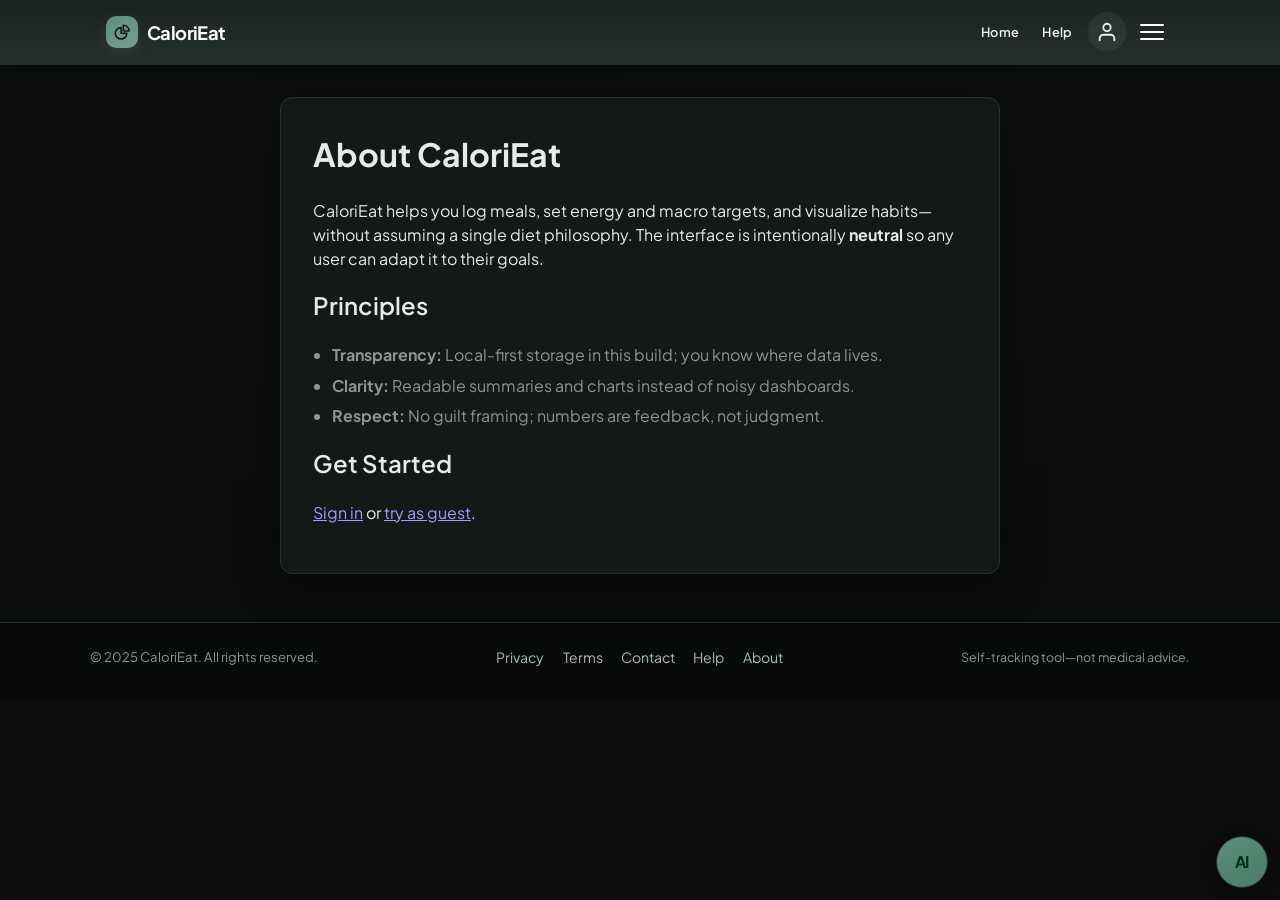
<file: about.html>
<!DOCTYPE html>
<html lang="en">
<head>
  <meta charset="UTF-8" />
  <meta name="viewport" content="width=device-width, initial-scale=1.0, viewport-fit=cover" />
  <meta name="theme-color" content="#1a1f1e" />
  <meta name="color-scheme" content="dark" />
  <title>About — CaloriEat</title>
  <link rel="icon" href="favicon.svg" type="image/svg+xml" />
  <link rel="preconnect" href="https://fonts.googleapis.com" />
  <link rel="preconnect" href="https://fonts.gstatic.com" crossorigin />
  <link href="https://fonts.googleapis.com/css2?family=Plus+Jakarta+Sans:ital,wght@0,400;0,500;0,600;0,700&display=swap" rel="stylesheet" />
  <link rel="stylesheet" href="style.css" />
  <link rel="stylesheet" href="premium.css" />
</head>
<body id="top" class="legal-page">
  <header class="site-header site-header--bare">
    <div class="header-top-row welcome-bar">
      <div class="header-left">
        <h1 class="visually-hidden">CaloriEat</h1>
        <a href="welcome.html" class="brand" aria-label="CaloriEat home"><span class="brand__mark" aria-hidden="true"><svg xmlns="http://www.w3.org/2000/svg" fill="none" viewBox="0 0 24 24" stroke="currentColor" stroke-width="2" width="20" height="20"><path stroke-linecap="round" stroke-linejoin="round" d="M10.5 6a7.5 7.5 0 107.5 7.5h-7.5V6z"/><path stroke-linecap="round" stroke-linejoin="round" d="M13.5 10.5H21A7.5 7.5 0 0013.5 3v7.5z"/></svg></span><span class="brand__text">CaloriEat</span></a>
      </div>
      <div class="header-top-row__cluster">
        <nav class="header-core-nav" id="headerCoreNav" aria-label="Primary shortcuts">
          <a href="welcome.html" class="header-core-nav__link">Home</a>
          <a href="help.html" class="header-core-nav__link">Help</a>
          <a href="sign-in.html" class="header-core-nav__profile menu-public-only" id="headerNavProfilePublic" aria-label="Sign in to open your profile">
            <svg class="header-core-nav__profile-icon" xmlns="http://www.w3.org/2000/svg" viewBox="0 0 24 24" fill="none" stroke="currentColor" stroke-width="2" stroke-linecap="round" stroke-linejoin="round" aria-hidden="true"><path d="M20 21v-2a4 4 0 0 0-4-4H8a4 4 0 0 0-4 4v2"/><circle cx="12" cy="7" r="4"/></svg>
          </a>
          <a href="profile.html" class="header-core-nav__profile menu-auth-only" id="headerNavProfile" aria-label="Your Profile">
            <svg class="header-core-nav__profile-icon" xmlns="http://www.w3.org/2000/svg" viewBox="0 0 24 24" fill="none" stroke="currentColor" stroke-width="2" stroke-linecap="round" stroke-linejoin="round" aria-hidden="true"><path d="M20 21v-2a4 4 0 0 0-4-4H8a4 4 0 0 0-4 4v2"/><circle cx="12" cy="7" r="4"/></svg>
          </a>
        </nav>
      <div class="header-menu-wrap">
        <div class="menu-icon" id="menuIcon" role="button" tabindex="0" aria-label="Open menu"><span></span><span></span><span></span></div>
        <nav class="dropdown" id="menuDropdown" aria-label="Main menu">
          <a href="sign-in.html" id="menuSignIn" class="menu-public-only">Sign in</a>
          <hr class="menu-divider menu-auth-only" />
          <a href="index.html?page=dashboard" id="menuDashboard" class="menu-auth-only">Dashboard</a>
          <a href="set-goals.html" id="menuGoals" class="menu-auth-only">Goals</a>
          <a href="add-meal.html" id="menuLogFood" class="menu-auth-only">Log Food</a>
          <a href="weigh-in.html" id="menuWeight" class="menu-auth-only">Weight</a>
          <a href="profile.html" id="menuAccount" class="menu-auth-only">Profile</a>
          <a href="index.html?page=help" id="menuAppHelp" class="menu-auth-only">Tracker help</a>
          <hr class="menu-divider" />
          <a href="contact.html" id="menuContact">Contact</a>
          <a href="about.html" id="menuAbout">About</a>
          <a href="privacy.html" id="menuPrivacy">Privacy</a>
          <a href="terms.html" id="menuTerms">Terms</a>
          <a href="security.html" id="menuSecurity">Security</a>
          <a href="careers.html" id="menuCareers">Careers</a>
          <hr class="menu-divider menu-auth-only" />
          <a href="#" id="menuLogout" class="menu-auth-only">Sign out</a>
        </nav>
      </div>
      </div>
    </div>
  </header>
  <main class="container container--legal">
    <h1>About CaloriEat</h1>
    <p>CaloriEat helps you log meals, set energy and macro targets, and visualize habits—without assuming a single diet philosophy. The interface is intentionally <strong>neutral</strong> so any user can adapt it to their goals.</p>
    <h2>Principles</h2>
    <ul>
      <li><strong>Transparency:</strong> Local-first storage in this build; you know where data lives.</li>
      <li><strong>Clarity:</strong> Readable summaries and charts instead of noisy dashboards.</li>
      <li><strong>Respect:</strong> No guilt framing; numbers are feedback, not judgment.</li>
    </ul>
    <h2>Get Started</h2>
    <p><a href="sign-in.html">Sign in</a> or <a href="index.html?guest=1">try as guest</a>.</p>
  </main>
  <footer class="site-footer">
    <div class="site-footer__inner">
      <p class="site-footer__copy">© 2025 CaloriEat. All rights reserved.</p>
      <nav class="site-footer__nav" aria-label="Footer">
        <a href="privacy.html">Privacy</a>
        <a href="terms.html">Terms</a>
        <a href="contact.html">Contact</a>
        <a href="help.html">Help</a>
        <a href="about.html">About</a>
      </nav>
      <p class="site-footer__note">Self-tracking tool—not medical advice.</p>
    </div>
  </footer>
  <script src="guest-session.js"></script>
  <script src="nav-from-context.js"></script>
  <script src="site-nav.js"></script>
  <script src="ai-chat.js" defer></script>
</body>
</html>
</file>
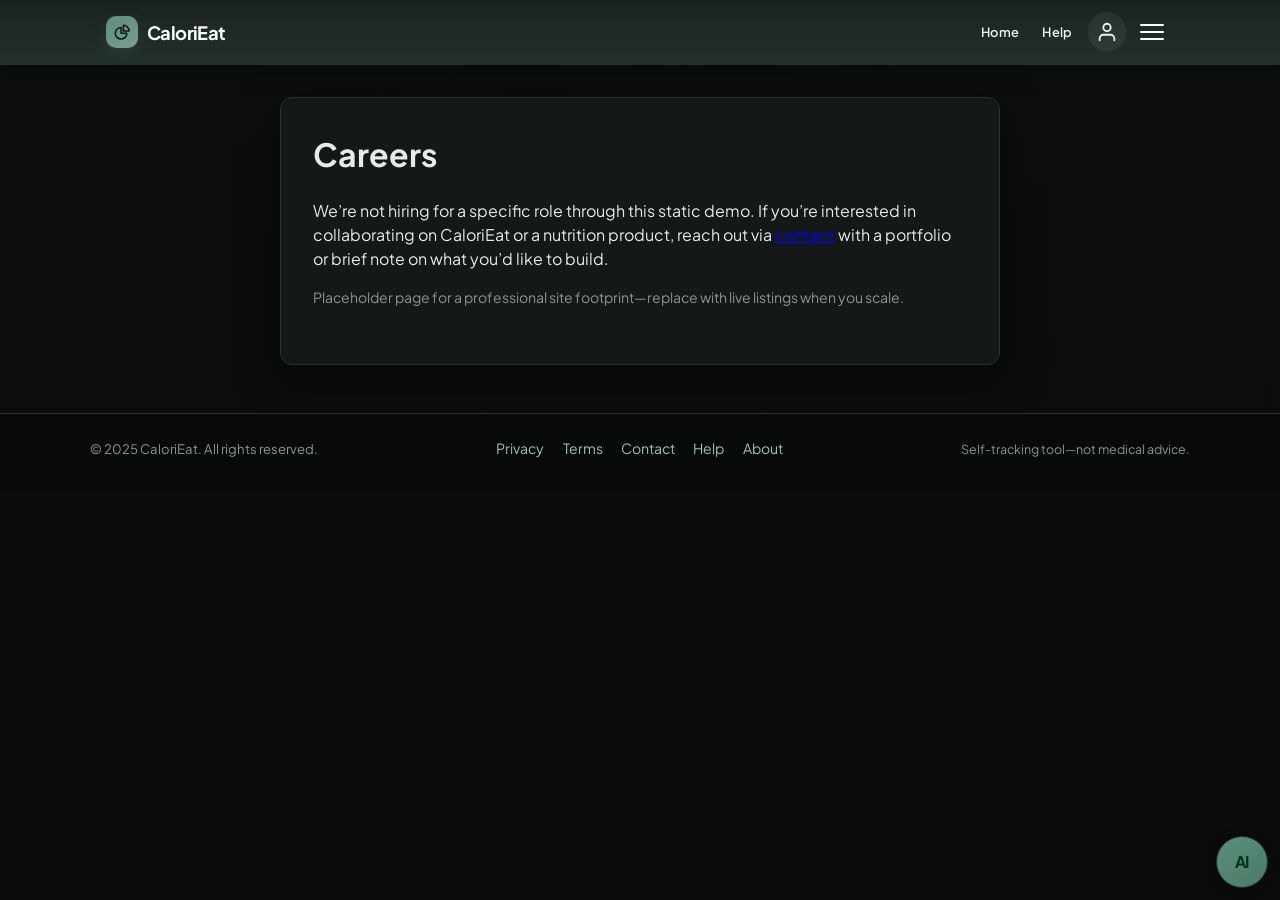
<file: careers.html>
<!DOCTYPE html>
<html lang="en">
<head>
  <meta charset="UTF-8" />
  <meta name="viewport" content="width=device-width, initial-scale=1.0, viewport-fit=cover" />
  <meta name="theme-color" content="#1a1f1e" />
  <title>Careers — CaloriEat</title>
  <link rel="icon" href="favicon.svg" type="image/svg+xml" />
  <link rel="preconnect" href="https://fonts.googleapis.com" />
  <link rel="preconnect" href="https://fonts.gstatic.com" crossorigin />
  <link href="https://fonts.googleapis.com/css2?family=Plus+Jakarta+Sans:ital,wght@0,400;0,500;0,600;0,700&display=swap" rel="stylesheet" />
  <link rel="stylesheet" href="style.css" />
  <link rel="stylesheet" href="premium.css" />
</head>
<body id="top" class="legal-page">
  <header class="site-header site-header--bare">
    <div class="header-top-row welcome-bar">
      <div class="header-left">
        <h1 class="visually-hidden">CaloriEat</h1>
        <a href="welcome.html" class="brand" aria-label="CaloriEat home"><span class="brand__mark" aria-hidden="true"><svg xmlns="http://www.w3.org/2000/svg" fill="none" viewBox="0 0 24 24" stroke="currentColor" stroke-width="2" width="20" height="20"><path stroke-linecap="round" stroke-linejoin="round" d="M10.5 6a7.5 7.5 0 107.5 7.5h-7.5V6z"/><path stroke-linecap="round" stroke-linejoin="round" d="M13.5 10.5H21A7.5 7.5 0 0013.5 3v7.5z"/></svg></span><span class="brand__text">CaloriEat</span></a>
      </div>
      <div class="header-top-row__cluster">
        <nav class="header-core-nav" id="headerCoreNav" aria-label="Primary shortcuts">
          <a href="welcome.html" class="header-core-nav__link">Home</a>
          <a href="help.html" class="header-core-nav__link">Help</a>
          <a href="sign-in.html" class="header-core-nav__profile menu-public-only" id="headerNavProfilePublic" aria-label="Sign in to open your profile">
            <svg class="header-core-nav__profile-icon" xmlns="http://www.w3.org/2000/svg" viewBox="0 0 24 24" fill="none" stroke="currentColor" stroke-width="2" stroke-linecap="round" stroke-linejoin="round" aria-hidden="true"><path d="M20 21v-2a4 4 0 0 0-4-4H8a4 4 0 0 0-4 4v2"/><circle cx="12" cy="7" r="4"/></svg>
          </a>
          <a href="profile.html" class="header-core-nav__profile menu-auth-only" id="headerNavProfile" aria-label="Your Profile">
            <svg class="header-core-nav__profile-icon" xmlns="http://www.w3.org/2000/svg" viewBox="0 0 24 24" fill="none" stroke="currentColor" stroke-width="2" stroke-linecap="round" stroke-linejoin="round" aria-hidden="true"><path d="M20 21v-2a4 4 0 0 0-4-4H8a4 4 0 0 0-4 4v2"/><circle cx="12" cy="7" r="4"/></svg>
          </a>
        </nav>
      <div class="header-menu-wrap">
        <div class="menu-icon" id="menuIcon" role="button" tabindex="0" aria-label="Open menu"><span></span><span></span><span></span></div>
        <nav class="dropdown" id="menuDropdown" aria-label="Main menu">
          <a href="sign-in.html" id="menuSignIn" class="menu-public-only">Sign in</a>
          <hr class="menu-divider menu-auth-only" />
          <a href="index.html?page=dashboard" id="menuDashboard" class="menu-auth-only">Dashboard</a>
          <a href="set-goals.html" id="menuGoals" class="menu-auth-only">Goals</a>
          <a href="add-meal.html" id="menuLogFood" class="menu-auth-only">Log Food</a>
          <a href="weigh-in.html" id="menuWeight" class="menu-auth-only">Weight</a>
          <a href="profile.html" id="menuAccount" class="menu-auth-only">Profile</a>
          <a href="index.html?page=help" id="menuAppHelp" class="menu-auth-only">Tracker help</a>
          <hr class="menu-divider" />
          <a href="contact.html" id="menuContact">Contact</a>
          <a href="about.html" id="menuAbout">About</a>
          <a href="privacy.html" id="menuPrivacy">Privacy</a>
          <a href="terms.html" id="menuTerms">Terms</a>
          <a href="security.html" id="menuSecurity">Security</a>
          <a href="careers.html" id="menuCareers">Careers</a>
          <hr class="menu-divider menu-auth-only" />
          <a href="#" id="menuLogout" class="menu-auth-only">Sign out</a>
        </nav>
      </div>
      </div>
    </div>
  </header>
  <main class="container container--legal">
    <h1>Careers</h1>
    <p>We’re not hiring for a specific role through this static demo. If you’re interested in collaborating on CaloriEat or a nutrition product, reach out via <a href="contact.html">contact</a> with a portfolio or brief note on what you’d like to build.</p>
    <p class="legal-updated">Placeholder page for a professional site footprint—replace with live listings when you scale.</p>
  </main>
  <footer class="site-footer">
    <div class="site-footer__inner">
      <p class="site-footer__copy">© 2025 CaloriEat. All rights reserved.</p>
      <nav class="site-footer__nav" aria-label="Footer">
        <a href="privacy.html">Privacy</a>
        <a href="terms.html">Terms</a>
        <a href="contact.html">Contact</a>
        <a href="help.html">Help</a>
        <a href="about.html">About</a>
      </nav>
      <p class="site-footer__note">Self-tracking tool—not medical advice.</p>
    </div>
  </footer>
  <script src="guest-session.js"></script>
  <script src="nav-from-context.js"></script>
  <script src="site-nav.js"></script>
  <script src="ai-chat.js" defer></script>
</body>
</html>
</file>
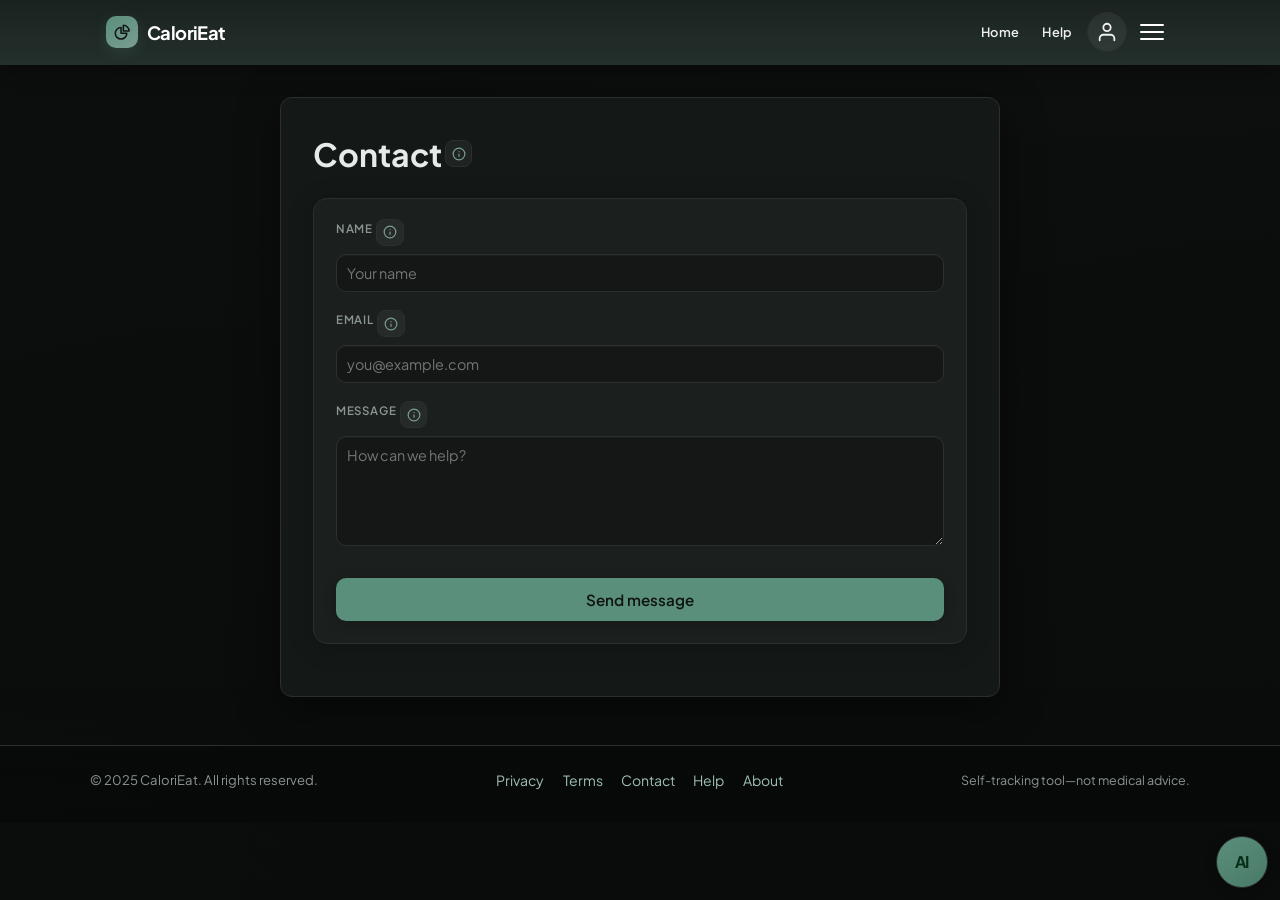
<file: contact.html>
<!DOCTYPE html>
<html lang="en">
<head>
  <meta charset="UTF-8" />
  <meta name="viewport" content="width=device-width, initial-scale=1.0, viewport-fit=cover" />
  <meta name="theme-color" content="#1a1f1e" />
  <meta name="color-scheme" content="dark" />
  <title>Contact — CaloriEat</title>
  <link rel="icon" href="favicon.svg" type="image/svg+xml" />
  <link rel="preconnect" href="https://fonts.googleapis.com" />
  <link rel="preconnect" href="https://fonts.gstatic.com" crossorigin />
  <link href="https://fonts.googleapis.com/css2?family=Plus+Jakarta+Sans:ital,wght@0,400;0,500;0,600;0,700&display=swap" rel="stylesheet" />
  <link rel="stylesheet" href="style.css" />
  <link rel="stylesheet" href="premium.css" />
</head>
<body id="top" class="legal-page">
  <header class="site-header site-header--bare">
    <div class="header-top-row welcome-bar">
      <div class="header-left">
        <h1 class="visually-hidden">CaloriEat</h1>
        <a href="welcome.html" class="brand" aria-label="CaloriEat home"><span class="brand__mark" aria-hidden="true"><svg xmlns="http://www.w3.org/2000/svg" fill="none" viewBox="0 0 24 24" stroke="currentColor" stroke-width="2" width="20" height="20"><path stroke-linecap="round" stroke-linejoin="round" d="M10.5 6a7.5 7.5 0 107.5 7.5h-7.5V6z"/><path stroke-linecap="round" stroke-linejoin="round" d="M13.5 10.5H21A7.5 7.5 0 0013.5 3v7.5z"/></svg></span><span class="brand__text">CaloriEat</span></a>
      </div>
      <div class="header-top-row__cluster">
        <nav class="header-core-nav" id="headerCoreNav" aria-label="Primary shortcuts">
          <a href="welcome.html" class="header-core-nav__link">Home</a>
          <a href="help.html" class="header-core-nav__link">Help</a>
          <a href="sign-in.html" class="header-core-nav__profile menu-public-only" id="headerNavProfilePublic" aria-label="Sign in to open your profile">
            <svg class="header-core-nav__profile-icon" xmlns="http://www.w3.org/2000/svg" viewBox="0 0 24 24" fill="none" stroke="currentColor" stroke-width="2" stroke-linecap="round" stroke-linejoin="round" aria-hidden="true"><path d="M20 21v-2a4 4 0 0 0-4-4H8a4 4 0 0 0-4 4v2"/><circle cx="12" cy="7" r="4"/></svg>
          </a>
          <a href="profile.html" class="header-core-nav__profile menu-auth-only" id="headerNavProfile" aria-label="Your Profile">
            <svg class="header-core-nav__profile-icon" xmlns="http://www.w3.org/2000/svg" viewBox="0 0 24 24" fill="none" stroke="currentColor" stroke-width="2" stroke-linecap="round" stroke-linejoin="round" aria-hidden="true"><path d="M20 21v-2a4 4 0 0 0-4-4H8a4 4 0 0 0-4 4v2"/><circle cx="12" cy="7" r="4"/></svg>
          </a>
        </nav>
      <div class="header-menu-wrap">
        <div class="menu-icon" id="menuIcon" role="button" tabindex="0" aria-label="Open menu"><span></span><span></span><span></span></div>
        <nav class="dropdown" id="menuDropdown" aria-label="Main menu">
          <a href="sign-in.html" id="menuSignIn" class="menu-public-only">Sign in</a>
          <hr class="menu-divider menu-auth-only" />
          <a href="index.html?page=dashboard" id="menuDashboard" class="menu-auth-only">Dashboard</a>
          <a href="set-goals.html" id="menuGoals" class="menu-auth-only">Goals</a>
          <a href="add-meal.html" id="menuLogFood" class="menu-auth-only">Log Food</a>
          <a href="weigh-in.html" id="menuWeight" class="menu-auth-only">Weight</a>
          <a href="profile.html" id="menuAccount" class="menu-auth-only">Profile</a>
          <a href="index.html?page=help" id="menuAppHelp" class="menu-auth-only">Tracker help</a>
          <hr class="menu-divider" />
          <a href="contact.html" id="menuContact">Contact</a>
          <a href="about.html" id="menuAbout">About</a>
          <a href="privacy.html" id="menuPrivacy">Privacy</a>
          <a href="terms.html" id="menuTerms">Terms</a>
          <a href="security.html" id="menuSecurity">Security</a>
          <a href="careers.html" id="menuCareers">Careers</a>
          <hr class="menu-divider menu-auth-only" />
          <a href="#" id="menuLogout" class="menu-auth-only">Sign out</a>
        </nav>
      </div>
      </div>
    </div>
  </header>
  <main class="container container--narrow-doc">
    <div class="page-head">
      <div class="ce-heading-with-help">
        <h1>Contact</h1>
        <button type="button" class="ce-help-trigger" aria-expanded="false" aria-controls="help-contact-intro" title="About this page"><span class="visually-hidden">Explain Contact page</span><svg class="ce-help-trigger__icon" viewBox="0 0 24 24" width="16" height="16" aria-hidden="true" fill="none" stroke="currentColor" stroke-width="2" stroke-linecap="round" stroke-linejoin="round"><circle cx="12" cy="12" r="10"/><path d="M12 16v-4M12 8h.01"/></svg></button>
      </div>
      <div id="help-contact-intro" class="ce-help-panel" hidden><p>Partnerships, press, or product feedback—leave a note below. Connect a form backend (e.g., Formspree, Netlify Forms) when you’re ready to receive messages.</p></div>
    </div>
    <div class="ce-panel ce-panel--form">
      <div class="ce-field">
        <div class="ce-label-row">
          <label for="pubContactName">Name</label>
          <button type="button" class="ce-help-trigger" aria-expanded="false" aria-controls="help-pub-contact-name" title="What is this?"><span class="visually-hidden">Help: name</span><svg class="ce-help-trigger__icon" viewBox="0 0 24 24" width="16" height="16" aria-hidden="true" fill="none" stroke="currentColor" stroke-width="2" stroke-linecap="round" stroke-linejoin="round"><circle cx="12" cy="12" r="10"/><path d="M12 16v-4M12 8h.01"/></svg></button>
        </div>
        <div id="help-pub-contact-name" class="ce-help-panel" hidden><p>How you’d like to be addressed if someone follows up.</p></div>
        <input type="text" id="pubContactName" name="name" placeholder="Your name" autocomplete="name">
      </div>
      <div class="ce-field">
        <div class="ce-label-row">
          <label for="pubContactEmail">Email</label>
          <button type="button" class="ce-help-trigger" aria-expanded="false" aria-controls="help-pub-contact-email" title="What is this?"><span class="visually-hidden">Help: email</span><svg class="ce-help-trigger__icon" viewBox="0 0 24 24" width="16" height="16" aria-hidden="true" fill="none" stroke="currentColor" stroke-width="2" stroke-linecap="round" stroke-linejoin="round"><circle cx="12" cy="12" r="10"/><path d="M12 16v-4M12 8h.01"/></svg></button>
        </div>
        <div id="help-pub-contact-email" class="ce-help-panel" hidden><p>So you can get a reply after this form is connected to email or a help desk.</p></div>
        <input type="email" id="pubContactEmail" name="email" placeholder="you@example.com" autocomplete="email">
      </div>
      <div class="ce-field">
        <div class="ce-label-row">
          <label for="pubContactMessage">Message</label>
          <button type="button" class="ce-help-trigger" aria-expanded="false" aria-controls="help-pub-contact-msg" title="What is this?"><span class="visually-hidden">Help: message</span><svg class="ce-help-trigger__icon" viewBox="0 0 24 24" width="16" height="16" aria-hidden="true" fill="none" stroke="currentColor" stroke-width="2" stroke-linecap="round" stroke-linejoin="round"><circle cx="12" cy="12" r="10"/><path d="M12 16v-4M12 8h.01"/></svg></button>
        </div>
        <div id="help-pub-contact-msg" class="ce-help-panel" hidden><p>Bug reports, partnerships, press, or product feedback—anything you want us to read.</p></div>
        <textarea id="pubContactMessage" name="message" rows="5" placeholder="How can we help?"></textarea>
      </div>
      <div style="margin-top:1rem;">
        <button type="button" class="btn-welcome-primary" id="pubContactBtn">Send message</button>
      </div>
    </div>
  </main>
  <footer class="site-footer">
    <div class="site-footer__inner">
      <p class="site-footer__copy">© 2025 CaloriEat. All rights reserved.</p>
      <nav class="site-footer__nav" aria-label="Footer">
        <a href="privacy.html">Privacy</a>
        <a href="terms.html">Terms</a>
        <a href="contact.html">Contact</a>
        <a href="help.html">Help</a>
        <a href="about.html">About</a>
      </nav>
      <p class="site-footer__note">Self-tracking tool—not medical advice.</p>
    </div>
  </footer>
  <script src="guest-session.js"></script>
  <script src="field-help.js"></script>
  <script src="nav-from-context.js"></script>
  <script src="site-nav.js"></script>
  <script>
    document.getElementById('pubContactBtn').addEventListener('click', function () {
      alert('Thanks for your message. Connect this form to your email or CRM to go live.');
    });
  </script>
  <script src="ai-chat.js" defer></script>
</body>
</html>
</file>
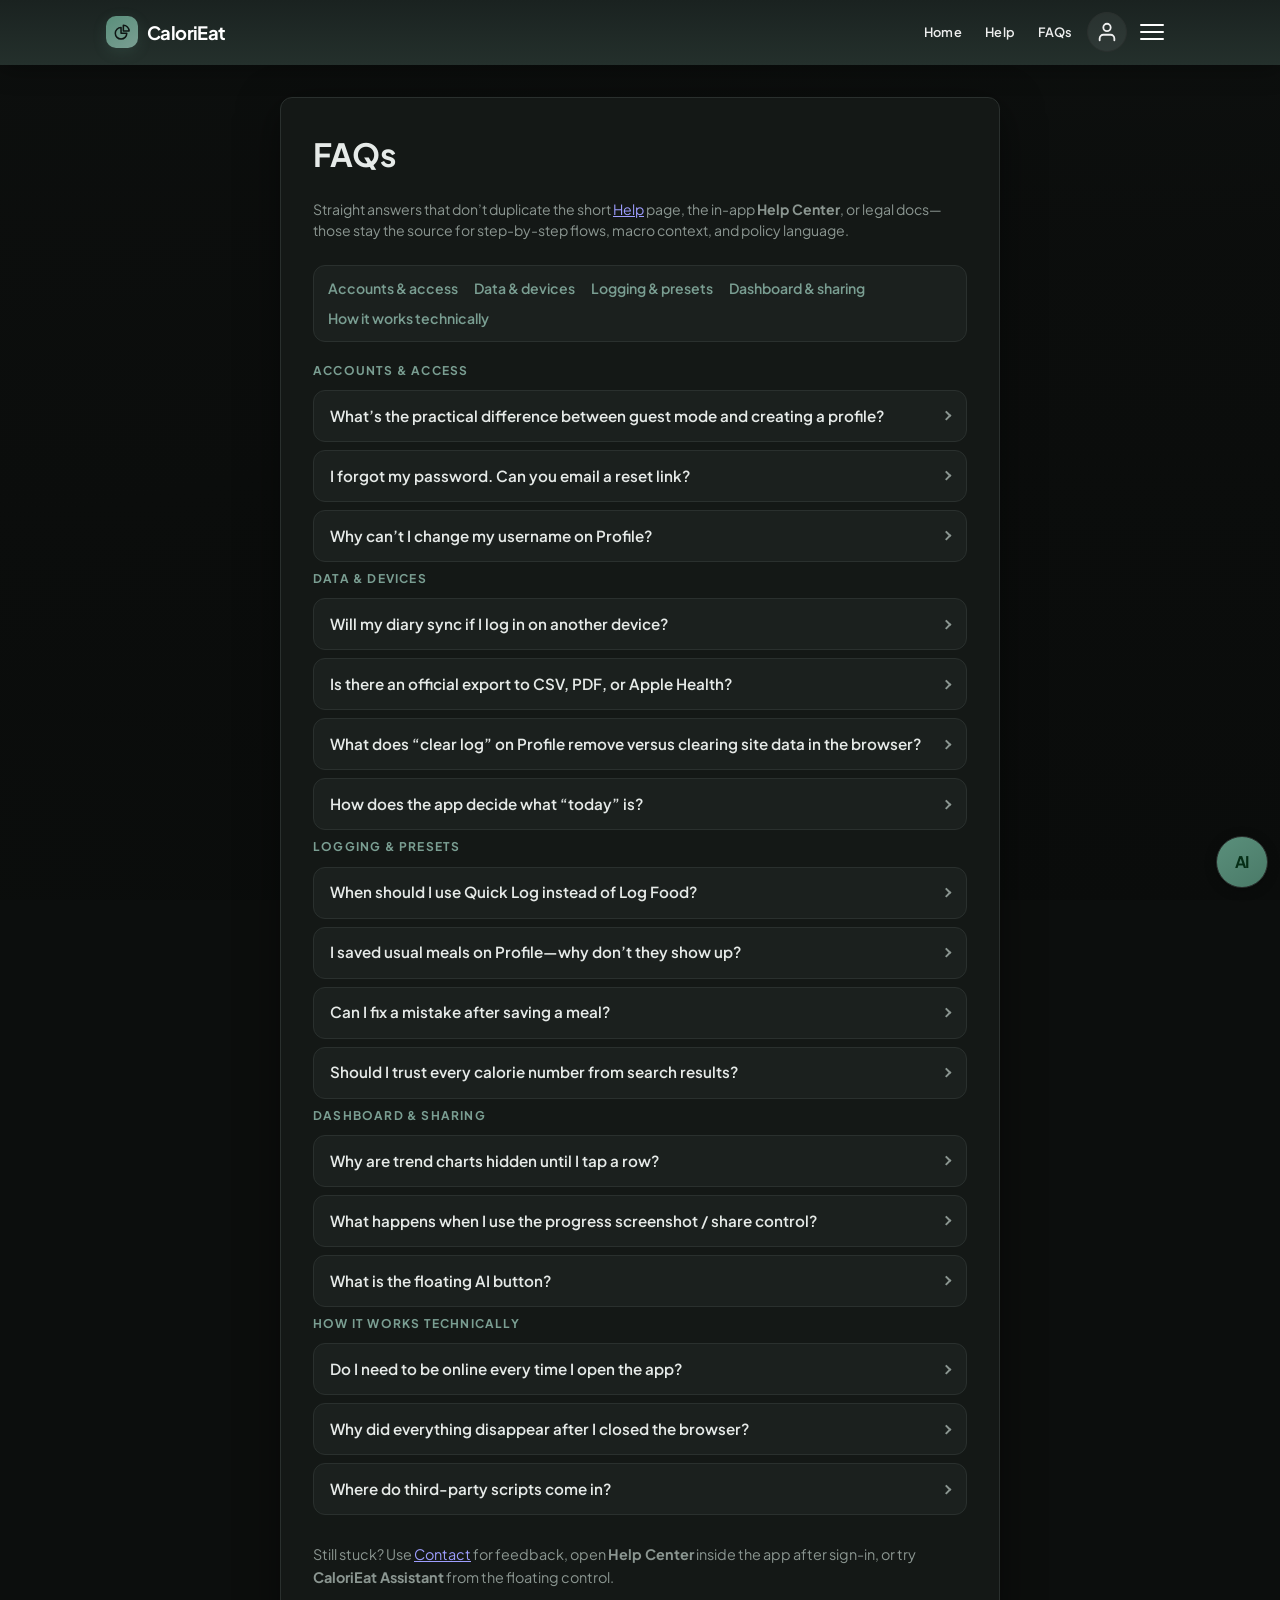
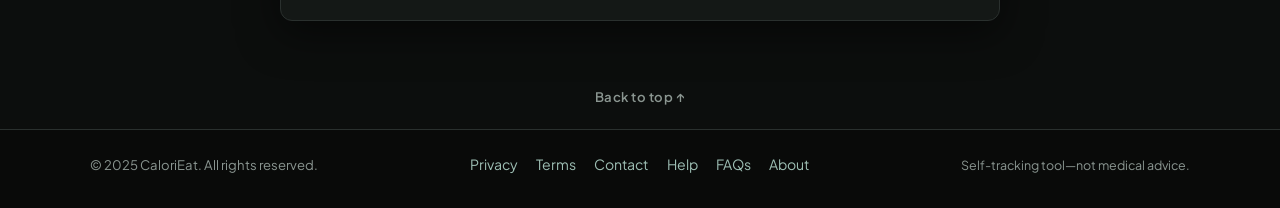
<file: faq.html>
<!DOCTYPE html>
<html lang="en">
<head>
  <meta charset="UTF-8" />
  <meta name="viewport" content="width=device-width, initial-scale=1.0, viewport-fit=cover" />
  <meta name="theme-color" content="#1a1f1e" />
  <meta name="color-scheme" content="dark" />
  <meta name="description" content="CaloriEat FAQs—devices, guest mode, presets, data limits, and how the tracker behaves. Complements Help and in-app guides." />
  <title>FAQs — CaloriEat</title>
  <link rel="icon" href="favicon.svg" type="image/svg+xml" />
  <link rel="preconnect" href="https://fonts.googleapis.com" />
  <link rel="preconnect" href="https://fonts.gstatic.com" crossorigin />
  <link href="https://fonts.googleapis.com/css2?family=Plus+Jakarta+Sans:ital,wght@0,400;0,500;0,600;0,700&display=swap" rel="stylesheet" />
  <link rel="stylesheet" href="style.css" />
  <link rel="stylesheet" href="premium.css" />
</head>
<body id="top" class="legal-page">
  <header class="site-header site-header--bare">
    <div class="header-top-row welcome-bar">
      <div class="header-left">
        <h1 class="visually-hidden">CaloriEat</h1>
        <a href="welcome.html" class="brand" aria-label="CaloriEat home"><span class="brand__mark" aria-hidden="true"><svg xmlns="http://www.w3.org/2000/svg" fill="none" viewBox="0 0 24 24" stroke="currentColor" stroke-width="2" width="20" height="20"><path stroke-linecap="round" stroke-linejoin="round" d="M10.5 6a7.5 7.5 0 107.5 7.5h-7.5V6z"/><path stroke-linecap="round" stroke-linejoin="round" d="M13.5 10.5H21A7.5 7.5 0 0013.5 3v7.5z"/></svg></span><span class="brand__text">CaloriEat</span></a>
      </div>
      <div class="header-top-row__cluster">
        <nav class="header-core-nav" id="headerCoreNav" aria-label="Primary shortcuts">
          <a href="welcome.html" class="header-core-nav__link">Home</a>
          <a href="help.html" class="header-core-nav__link">Help</a>
          <a href="faq.html" class="header-core-nav__link">FAQs</a>
          <a href="sign-in.html" class="header-core-nav__profile menu-public-only" id="headerNavProfilePublic" aria-label="Sign in to open your profile">
            <svg class="header-core-nav__profile-icon" xmlns="http://www.w3.org/2000/svg" viewBox="0 0 24 24" fill="none" stroke="currentColor" stroke-width="2" stroke-linecap="round" stroke-linejoin="round" aria-hidden="true"><path d="M20 21v-2a4 4 0 0 0-4-4H8a4 4 0 0 0-4 4v2"/><circle cx="12" cy="7" r="4"/></svg>
          </a>
          <a href="profile.html" class="header-core-nav__profile menu-auth-only" id="headerNavProfile" aria-label="Your Profile">
            <svg class="header-core-nav__profile-icon" xmlns="http://www.w3.org/2000/svg" viewBox="0 0 24 24" fill="none" stroke="currentColor" stroke-width="2" stroke-linecap="round" stroke-linejoin="round" aria-hidden="true"><path d="M20 21v-2a4 4 0 0 0-4-4H8a4 4 0 0 0-4 4v2"/><circle cx="12" cy="7" r="4"/></svg>
          </a>
        </nav>
      <div class="header-menu-wrap">
        <div class="menu-icon" id="menuIcon" role="button" tabindex="0" aria-label="Open menu"><span></span><span></span><span></span></div>
        <nav class="dropdown" id="menuDropdown" aria-label="Main menu">
          <a href="sign-in.html" id="menuSignIn" class="menu-public-only">Sign in</a>
          <hr class="menu-divider menu-auth-only" />
          <a href="index.html?page=dashboard" id="menuDashboard" class="menu-auth-only">Dashboard</a>
          <a href="set-goals.html" id="menuGoals" class="menu-auth-only">Goals</a>
          <a href="add-meal.html" id="menuLogFood" class="menu-auth-only">Log Food</a>
          <a href="weigh-in.html" id="menuWeight" class="menu-auth-only">Weight</a>
          <a href="profile.html" id="menuAccount" class="menu-auth-only">Profile</a>
          <a href="index.html?page=help" id="menuAppHelp" class="menu-auth-only">Tracker help</a>
          <hr class="menu-divider" />
          <a href="faq.html" id="menuFAQ">FAQs</a>
          <a href="contact.html" id="menuContact">Contact</a>
          <a href="about.html" id="menuAbout">About</a>
          <a href="privacy.html" id="menuPrivacy">Privacy</a>
          <a href="terms.html" id="menuTerms">Terms</a>
          <a href="security.html" id="menuSecurity">Security</a>
          <a href="careers.html" id="menuCareers">Careers</a>
          <hr class="menu-divider menu-auth-only" />
          <a href="#" id="menuLogout" class="menu-auth-only">Sign out</a>
        </nav>
      </div>
      </div>
    </div>
  </header>
  <main class="container container--legal faq-page">
    <h1>FAQs</h1>
    <p class="legal-updated">Straight answers that don’t duplicate the short <a href="help.html">Help</a> page, the in-app <strong>Help Center</strong>, or legal docs—those stay the source for step-by-step flows, macro context, and policy language.</p>

    <nav class="faq-page__toc" aria-label="On this page">
      <a href="#faq-accounts">Accounts &amp; access</a>
      <a href="#faq-data">Data &amp; devices</a>
      <a href="#faq-logging">Logging &amp; presets</a>
      <a href="#faq-dashboard">Dashboard &amp; sharing</a>
      <a href="#faq-tech">How it works technically</a>
    </nav>

    <section id="faq-accounts" class="faq-page__section" aria-labelledby="faq-accounts-h">
      <h2 id="faq-accounts-h" class="help-section-title">Accounts &amp; access</h2>

      <details class="faq-details">
        <summary>What’s the practical difference between guest mode and creating a profile?</summary>
        <div class="faq-details__body">
          <p>Both keep everything on this device only—there is no cloud account in this build. Guest skips the username/password screen; a named profile gives you a sign-in you recognize when you return on <em>this</em> browser. Pick whichever fits; neither syncs to another phone or laptop.</p>
        </div>
      </details>

      <details class="faq-details">
        <summary>I forgot my password. Can you email a reset link?</summary>
        <div class="faq-details__body">
          <p>No. Credentials are validated against profiles stored locally, and this version has no email recovery server. Use <strong>Forgot username or password?</strong> on <a href="sign-in.html">Sign In</a> for the on-screen explanation, or start a new profile / guest session if you’re fine leaving the old data behind on this device.</p>
        </div>
      </details>

      <details class="faq-details">
        <summary>Why can’t I change my username on Profile?</summary>
        <div class="faq-details__body">
          <p>The username is the key your saved profile is stored under in this browser. To “switch” identities, sign out and use <a href="sign-in.html">Sign In</a> with a different account (or guest) rather than editing the name in place.</p>
        </div>
      </details>
    </section>

    <section id="faq-data" class="faq-page__section" aria-labelledby="faq-data-h">
      <h2 id="faq-data-h" class="help-section-title">Data &amp; devices</h2>

      <details class="faq-details">
        <summary>Will my diary sync if I log in on another device?</summary>
        <div class="faq-details__body">
          <p>Not in this release. Each browser profile holds its own copy. Moving to a new phone or laptop means starting fresh unless you manually copy data outside the app (this build does not ship a built-in export).</p>
        </div>
      </details>

      <details class="faq-details">
        <summary>Is there an official export to CSV, PDF, or Apple Health?</summary>
        <div class="faq-details__body">
          <p>No. Meals, goals, and weigh-ins live in browser storage only. If you need archives for a clinician or backup, plan on a future workflow or third-party tooling—CaloriEat doesn’t bundle a one-tap export here.</p>
        </div>
      </details>

      <details class="faq-details">
        <summary>What does “clear log” on Profile remove versus clearing site data in the browser?</summary>
        <div class="faq-details__body">
          <p>In-app clear removes logged meals and weigh-in history but leaves your profile fields and saved usual meals. Wiping site data in the browser settings removes <em>everything</em> the site stored, including your profile—use that when you want a full reset. See <a href="privacy.html">Privacy</a> for the formal description.</p>
        </div>
      </details>

      <details class="faq-details">
        <summary>How does the app decide what “today” is?</summary>
        <div class="faq-details__body">
          <p>It uses your device’s local clock and calendar. Travel or manual clock changes can shift which meals fall on “today” for rings and summaries until the device time matches your expectation.</p>
        </div>
      </details>
    </section>

    <section id="faq-logging" class="faq-page__section" aria-labelledby="faq-logging-h">
      <h2 id="faq-logging-h" class="help-section-title">Logging &amp; presets</h2>

      <details class="faq-details">
        <summary>When should I use Quick Log instead of Log Food?</summary>
        <div class="faq-details__body">
          <p>Quick Log on the home screen is a shorter path for same-day entries when you already know the numbers. Use <strong>Log Food</strong> when you need the full food search, a different date (catch-up logging), or meal-type-based quick picks from your profile.</p>
        </div>
      </details>

      <details class="faq-details">
        <summary>I saved usual meals on Profile—why don’t they show up?</summary>
        <div class="faq-details__body">
          <p>Presets are grouped by meal type. On Log Food, tap <strong>Breakfast</strong>, <strong>Lunch</strong>, <strong>Dinner</strong>, or <strong>Snack</strong> first; the chips for that time of day load from what you saved for that slot.</p>
        </div>
      </details>

      <details class="faq-details">
        <summary>Can I fix a mistake after saving a meal?</summary>
        <div class="faq-details__body">
          <p>You can remove an entry from your log with the delete action beside that row, then add a corrected meal. There isn’t a separate “edit in place” flow—delete and re-log keeps the logic simple.</p>
        </div>
      </details>

      <details class="faq-details">
        <summary>Should I trust every calorie number from search results?</summary>
        <div class="faq-details__body">
          <p>Treat database values as estimates. Brands reformulate, portions vary, and crowd-sourced lines can be wrong. Override calories and macros manually on Log Food when you have a label or scale measurement you trust more.</p>
        </div>
      </details>
    </section>

    <section id="faq-dashboard" class="faq-page__section" aria-labelledby="faq-dashboard-h">
      <h2 id="faq-dashboard-h" class="help-section-title">Dashboard &amp; sharing</h2>

      <details class="faq-details">
        <summary>Why are trend charts hidden until I tap a row?</summary>
        <div class="faq-details__body">
          <p>The dashboard stays scannable on first load. Each chart sits behind a row you expand; it stays open until you collapse it again so you can compare several at once without re-opening every time.</p>
        </div>
      </details>

      <details class="faq-details">
        <summary>What happens when I use the progress screenshot / share control?</summary>
        <div class="faq-details__body">
          <p>Your browser builds a PNG from the tracker view. Nothing is uploaded to CaloriEat—the file is saved or handed to your OS share sheet so you choose where it goes next. Charts that were collapsed may be opened briefly so the image is complete.</p>
        </div>
      </details>

      <details class="faq-details">
        <summary>What is the floating AI button?</summary>
        <div class="faq-details__body">
          <p>That opens <strong>CaloriEat Assistant</strong>: short, practical answers about using the app. With no custom server configured, replies come from built-in guidance; your team can point <code>CALORIEAT_AI_CHAT_URL</code> at a backend for richer chat. It is not medical advice.</p>
        </div>
      </details>
    </section>

    <section id="faq-tech" class="faq-page__section" aria-labelledby="faq-tech-h">
      <h2 id="faq-tech-h" class="help-section-title">How it works technically</h2>

      <details class="faq-details">
        <summary>Do I need to be online every time I open the app?</summary>
        <div class="faq-details__body">
          <p>After the first successful load, core screens and storage work offline. Chart.js and fonts may still need an initial download (or a warm cache) depending on your browser and CDN availability.</p>
        </div>
      </details>

      <details class="faq-details">
        <summary>Why did everything disappear after I closed the browser?</summary>
        <div class="faq-details__body">
          <p>Private / incognito sessions, strict anti-tracking settings, or browsers configured to clear storage on exit can wipe <code>localStorage</code>. Use a regular window and allow persistent storage for this site if you want data to survive closing tabs.</p>
        </div>
      </details>

      <details class="faq-details">
        <summary>Where do third-party scripts come in?</summary>
        <div class="faq-details__body">
          <p>Charts and some assets may load from public CDNs; your browser requests them directly. If your organization needs everything self-hosted, review <a href="security.html">Security</a> and your deployment policy.</p>
        </div>
      </details>
    </section>

    <p class="faq-page__outro">Still stuck? Use <a href="contact.html">Contact</a> for feedback, open <strong>Help Center</strong> inside the app after sign-in, or try <strong>CaloriEat Assistant</strong> from the floating control.</p>
  </main>
  <div class="ce-back-to-top" role="navigation" aria-label="End of page">
    <a href="#top" class="ce-back-to-top__link">Back to top ↑</a>
  </div>
  <footer class="site-footer">
    <div class="site-footer__inner">
      <p class="site-footer__copy">© 2025 CaloriEat. All rights reserved.</p>
      <nav class="site-footer__nav" aria-label="Footer">
        <a href="privacy.html">Privacy</a>
        <a href="terms.html">Terms</a>
        <a href="contact.html">Contact</a>
        <a href="help.html">Help</a>
        <a href="faq.html">FAQs</a>
        <a href="about.html">About</a>
      </nav>
      <p class="site-footer__note">Self-tracking tool—not medical advice.</p>
    </div>
  </footer>
  <script src="guest-session.js"></script>
  <script src="nav-from-context.js"></script>
  <script src="site-nav.js"></script>
  <script src="ai-chat.js" defer></script>
</body>
</html>
</file>
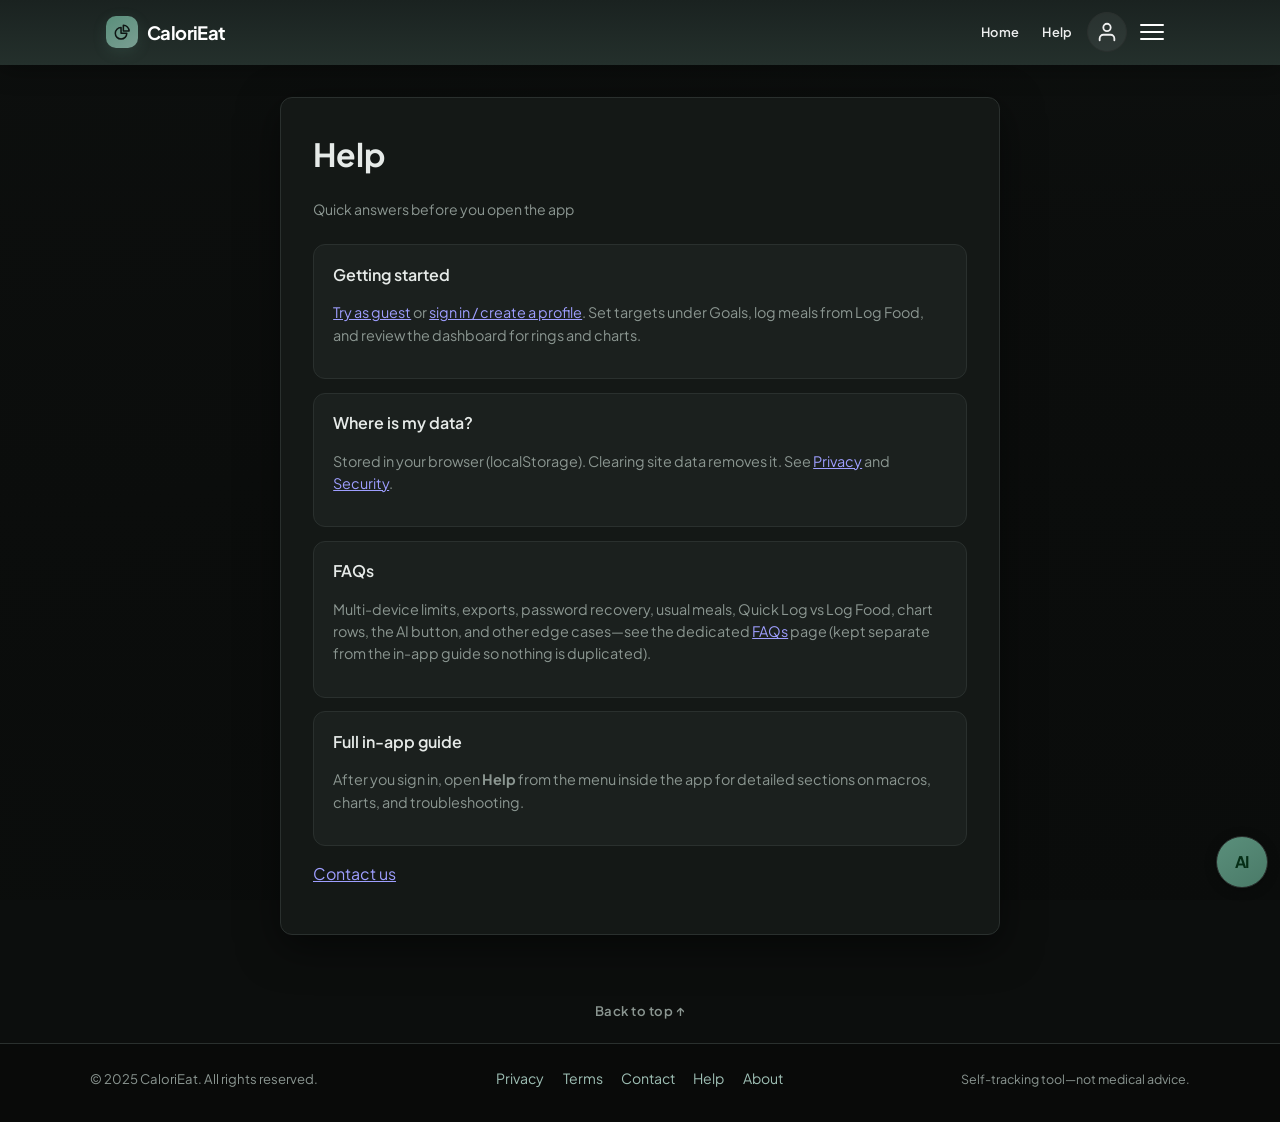
<file: help.html>
<!DOCTYPE html>
<html lang="en">
<head>
  <meta charset="UTF-8" />
  <meta name="viewport" content="width=device-width, initial-scale=1.0, viewport-fit=cover" />
  <meta name="theme-color" content="#1a1f1e" />
  <meta name="color-scheme" content="dark" />
  <title>Help — CaloriEat</title>
  <link rel="icon" href="favicon.svg" type="image/svg+xml" />
  <link rel="preconnect" href="https://fonts.googleapis.com" />
  <link rel="preconnect" href="https://fonts.gstatic.com" crossorigin />
  <link href="https://fonts.googleapis.com/css2?family=Plus+Jakarta+Sans:ital,wght@0,400;0,500;0,600;0,700&display=swap" rel="stylesheet" />
  <link rel="stylesheet" href="style.css" />
  <link rel="stylesheet" href="premium.css" />
</head>
<body id="top" class="legal-page">
  <header class="site-header site-header--bare">
    <div class="header-top-row welcome-bar">
      <div class="header-left">
        <h1 class="visually-hidden">CaloriEat</h1>
        <a href="welcome.html" class="brand" aria-label="CaloriEat home"><span class="brand__mark" aria-hidden="true"><svg xmlns="http://www.w3.org/2000/svg" fill="none" viewBox="0 0 24 24" stroke="currentColor" stroke-width="2" width="20" height="20"><path stroke-linecap="round" stroke-linejoin="round" d="M10.5 6a7.5 7.5 0 107.5 7.5h-7.5V6z"/><path stroke-linecap="round" stroke-linejoin="round" d="M13.5 10.5H21A7.5 7.5 0 0013.5 3v7.5z"/></svg></span><span class="brand__text">CaloriEat</span></a>
      </div>
      <div class="header-top-row__cluster">
        <nav class="header-core-nav" id="headerCoreNav" aria-label="Primary shortcuts">
          <a href="welcome.html" class="header-core-nav__link">Home</a>
          <a href="help.html" class="header-core-nav__link">Help</a>
          <a href="sign-in.html" class="header-core-nav__profile menu-public-only" id="headerNavProfilePublic" aria-label="Sign in to open your profile">
            <svg class="header-core-nav__profile-icon" xmlns="http://www.w3.org/2000/svg" viewBox="0 0 24 24" fill="none" stroke="currentColor" stroke-width="2" stroke-linecap="round" stroke-linejoin="round" aria-hidden="true"><path d="M20 21v-2a4 4 0 0 0-4-4H8a4 4 0 0 0-4 4v2"/><circle cx="12" cy="7" r="4"/></svg>
          </a>
          <a href="profile.html" class="header-core-nav__profile menu-auth-only" id="headerNavProfile" aria-label="Your Profile">
            <svg class="header-core-nav__profile-icon" xmlns="http://www.w3.org/2000/svg" viewBox="0 0 24 24" fill="none" stroke="currentColor" stroke-width="2" stroke-linecap="round" stroke-linejoin="round" aria-hidden="true"><path d="M20 21v-2a4 4 0 0 0-4-4H8a4 4 0 0 0-4 4v2"/><circle cx="12" cy="7" r="4"/></svg>
          </a>
        </nav>
      <div class="header-menu-wrap">
        <div class="menu-icon" id="menuIcon" role="button" tabindex="0" aria-label="Open menu"><span></span><span></span><span></span></div>
        <nav class="dropdown" id="menuDropdown" aria-label="Main menu">
          <a href="sign-in.html" id="menuSignIn" class="menu-public-only">Sign in</a>
          <hr class="menu-divider menu-auth-only" />
          <a href="index.html?page=dashboard" id="menuDashboard" class="menu-auth-only">Dashboard</a>
          <a href="set-goals.html" id="menuGoals" class="menu-auth-only">Goals</a>
          <a href="add-meal.html" id="menuLogFood" class="menu-auth-only">Log Food</a>
          <a href="weigh-in.html" id="menuWeight" class="menu-auth-only">Weight</a>
          <a href="profile.html" id="menuAccount" class="menu-auth-only">Profile</a>
          <a href="index.html?page=help" id="menuAppHelp" class="menu-auth-only">Tracker help</a>
          <hr class="menu-divider" />
          <a href="contact.html" id="menuContact">Contact</a>
          <a href="about.html" id="menuAbout">About</a>
          <a href="privacy.html" id="menuPrivacy">Privacy</a>
          <a href="terms.html" id="menuTerms">Terms</a>
          <a href="security.html" id="menuSecurity">Security</a>
          <a href="careers.html" id="menuCareers">Careers</a>
          <hr class="menu-divider menu-auth-only" />
          <a href="#" id="menuLogout" class="menu-auth-only">Sign out</a>
        </nav>
      </div>
      </div>
    </div>
  </header>
  <main class="container container--legal">
    <h1>Help</h1>
    <p class="legal-updated">Quick answers before you open the app</p>
    <div class="help-card">
      <h4>Getting started</h4>
      <p><a href="index.html?guest=1">Try as guest</a> or <a href="sign-in.html">sign in / create a profile</a>. Set targets under Goals, log meals from Log Food, and review the dashboard for rings and charts.</p>
    </div>
    <div class="help-card">
      <h4>Where is my data?</h4>
      <p>Stored in your browser (localStorage). Clearing site data removes it. See <a href="privacy.html">Privacy</a> and <a href="security.html">Security</a>.</p>
    </div>
    <div class="help-card">
      <h4>FAQs</h4>
      <p>Multi-device limits, exports, password recovery, usual meals, Quick Log vs Log Food, chart rows, the AI button, and other edge cases—see the dedicated <a href="faq.html">FAQs</a> page (kept separate from the in-app guide so nothing is duplicated).</p>
    </div>
    <div class="help-card">
      <h4>Full in-app guide</h4>
      <p>After you sign in, open <strong>Help</strong> from the menu inside the app for detailed sections on macros, charts, and troubleshooting.</p>
    </div>
    <p><a href="contact.html">Contact us</a></p>
  </main>
  <div class="ce-back-to-top" role="navigation" aria-label="End of page">
    <a href="#top" class="ce-back-to-top__link">Back to top ↑</a>
  </div>
  <footer class="site-footer">
    <div class="site-footer__inner">
      <p class="site-footer__copy">© 2025 CaloriEat. All rights reserved.</p>
      <nav class="site-footer__nav" aria-label="Footer">
        <a href="privacy.html">Privacy</a>
        <a href="terms.html">Terms</a>
        <a href="contact.html">Contact</a>
        <a href="help.html">Help</a>
        <a href="about.html">About</a>
      </nav>
      <p class="site-footer__note">Self-tracking tool—not medical advice.</p>
    </div>
  </footer>
  <script src="guest-session.js"></script>
  <script src="nav-from-context.js"></script>
  <script src="site-nav.js"></script>
  <script src="ai-chat.js" defer></script>
</body>
</html>
</file>
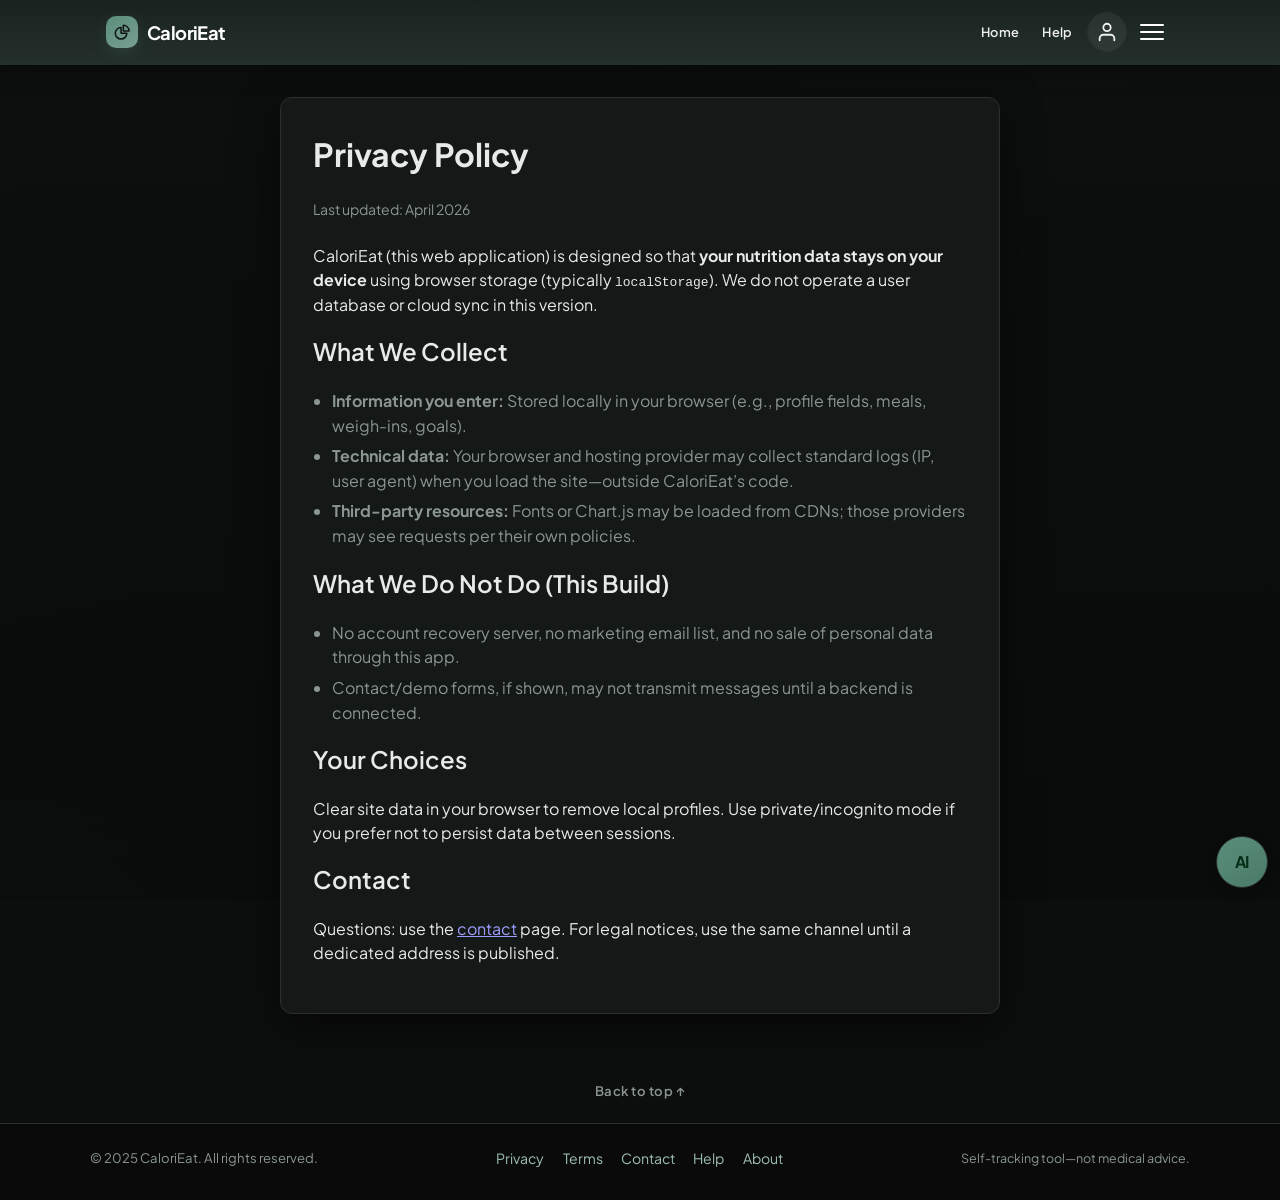
<file: privacy.html>
<!DOCTYPE html>
<html lang="en">
<head>
  <meta charset="UTF-8" />
  <meta name="viewport" content="width=device-width, initial-scale=1.0, viewport-fit=cover" />
  <meta name="theme-color" content="#1a1f1e" />
  <meta name="color-scheme" content="dark" />
  <title>Privacy — CaloriEat</title>
  <link rel="icon" href="favicon.svg" type="image/svg+xml" />
  <link rel="preconnect" href="https://fonts.googleapis.com" />
  <link rel="preconnect" href="https://fonts.gstatic.com" crossorigin />
  <link href="https://fonts.googleapis.com/css2?family=Plus+Jakarta+Sans:ital,wght@0,400;0,500;0,600;0,700&display=swap" rel="stylesheet" />
  <link rel="stylesheet" href="style.css" />
  <link rel="stylesheet" href="premium.css" />
</head>
<body id="top" class="legal-page">
  <header class="site-header site-header--bare">
    <div class="header-top-row welcome-bar">
      <div class="header-left">
        <h1 class="visually-hidden">CaloriEat</h1>
        <a href="welcome.html" class="brand" aria-label="CaloriEat home"><span class="brand__mark" aria-hidden="true"><svg xmlns="http://www.w3.org/2000/svg" fill="none" viewBox="0 0 24 24" stroke="currentColor" stroke-width="2" width="20" height="20"><path stroke-linecap="round" stroke-linejoin="round" d="M10.5 6a7.5 7.5 0 107.5 7.5h-7.5V6z"/><path stroke-linecap="round" stroke-linejoin="round" d="M13.5 10.5H21A7.5 7.5 0 0013.5 3v7.5z"/></svg></span><span class="brand__text">CaloriEat</span></a>
      </div>
      <div class="header-top-row__cluster">
        <nav class="header-core-nav" id="headerCoreNav" aria-label="Primary shortcuts">
          <a href="welcome.html" class="header-core-nav__link">Home</a>
          <a href="help.html" class="header-core-nav__link">Help</a>
          <a href="sign-in.html" class="header-core-nav__profile menu-public-only" id="headerNavProfilePublic" aria-label="Sign in to open your profile">
            <svg class="header-core-nav__profile-icon" xmlns="http://www.w3.org/2000/svg" viewBox="0 0 24 24" fill="none" stroke="currentColor" stroke-width="2" stroke-linecap="round" stroke-linejoin="round" aria-hidden="true"><path d="M20 21v-2a4 4 0 0 0-4-4H8a4 4 0 0 0-4 4v2"/><circle cx="12" cy="7" r="4"/></svg>
          </a>
          <a href="profile.html" class="header-core-nav__profile menu-auth-only" id="headerNavProfile" aria-label="Your Profile">
            <svg class="header-core-nav__profile-icon" xmlns="http://www.w3.org/2000/svg" viewBox="0 0 24 24" fill="none" stroke="currentColor" stroke-width="2" stroke-linecap="round" stroke-linejoin="round" aria-hidden="true"><path d="M20 21v-2a4 4 0 0 0-4-4H8a4 4 0 0 0-4 4v2"/><circle cx="12" cy="7" r="4"/></svg>
          </a>
        </nav>
      <div class="header-menu-wrap">
        <div class="menu-icon" id="menuIcon" role="button" tabindex="0" aria-label="Open menu"><span></span><span></span><span></span></div>
        <nav class="dropdown" id="menuDropdown" aria-label="Main menu">
          <a href="sign-in.html" id="menuSignIn" class="menu-public-only">Sign in</a>
          <hr class="menu-divider menu-auth-only" />
          <a href="index.html?page=dashboard" id="menuDashboard" class="menu-auth-only">Dashboard</a>
          <a href="set-goals.html" id="menuGoals" class="menu-auth-only">Goals</a>
          <a href="add-meal.html" id="menuLogFood" class="menu-auth-only">Log Food</a>
          <a href="weigh-in.html" id="menuWeight" class="menu-auth-only">Weight</a>
          <a href="profile.html" id="menuAccount" class="menu-auth-only">Profile</a>
          <a href="index.html?page=help" id="menuAppHelp" class="menu-auth-only">Tracker help</a>
          <hr class="menu-divider" />
          <a href="contact.html" id="menuContact">Contact</a>
          <a href="about.html" id="menuAbout">About</a>
          <a href="privacy.html" id="menuPrivacy">Privacy</a>
          <a href="terms.html" id="menuTerms">Terms</a>
          <a href="security.html" id="menuSecurity">Security</a>
          <a href="careers.html" id="menuCareers">Careers</a>
          <hr class="menu-divider menu-auth-only" />
          <a href="#" id="menuLogout" class="menu-auth-only">Sign out</a>
        </nav>
      </div>
      </div>
    </div>
  </header>
  <main class="container container--legal">
    <h1>Privacy Policy</h1>
    <p class="legal-updated">Last updated: April 2026</p>
    <p>CaloriEat (this web application) is designed so that <strong>your nutrition data stays on your device</strong> using browser storage (typically <code>localStorage</code>). We do not operate a user database or cloud sync in this version.</p>
    <h2>What We Collect</h2>
    <ul>
      <li><strong>Information you enter:</strong> Stored locally in your browser (e.g., profile fields, meals, weigh-ins, goals).</li>
      <li><strong>Technical data:</strong> Your browser and hosting provider may collect standard logs (IP, user agent) when you load the site—outside CaloriEat’s code.</li>
      <li><strong>Third-party resources:</strong> Fonts or Chart.js may be loaded from CDNs; those providers may see requests per their own policies.</li>
    </ul>
    <h2>What We Do Not Do (This Build)</h2>
    <ul>
      <li>No account recovery server, no marketing email list, and no sale of personal data through this app.</li>
      <li>Contact/demo forms, if shown, may not transmit messages until a backend is connected.</li>
    </ul>
    <h2>Your Choices</h2>
    <p>Clear site data in your browser to remove local profiles. Use private/incognito mode if you prefer not to persist data between sessions.</p>
    <h2>Contact</h2>
    <p>Questions: use the <a href="contact.html">contact</a> page. For legal notices, use the same channel until a dedicated address is published.</p>
  </main>
  <div class="ce-back-to-top" role="navigation" aria-label="End of page">
    <a href="#top" class="ce-back-to-top__link">Back to top ↑</a>
  </div>
  <footer class="site-footer">
    <div class="site-footer__inner">
      <p class="site-footer__copy">© 2025 CaloriEat. All rights reserved.</p>
      <nav class="site-footer__nav" aria-label="Footer">
        <a href="privacy.html">Privacy</a>
        <a href="terms.html">Terms</a>
        <a href="contact.html">Contact</a>
        <a href="help.html">Help</a>
        <a href="about.html">About</a>
      </nav>
      <p class="site-footer__note">Self-tracking tool—not medical advice.</p>
    </div>
  </footer>
  <script src="guest-session.js"></script>
  <script src="nav-from-context.js"></script>
  <script src="site-nav.js"></script>
  <script src="ai-chat.js" defer></script>
</body>
</html>
</file>
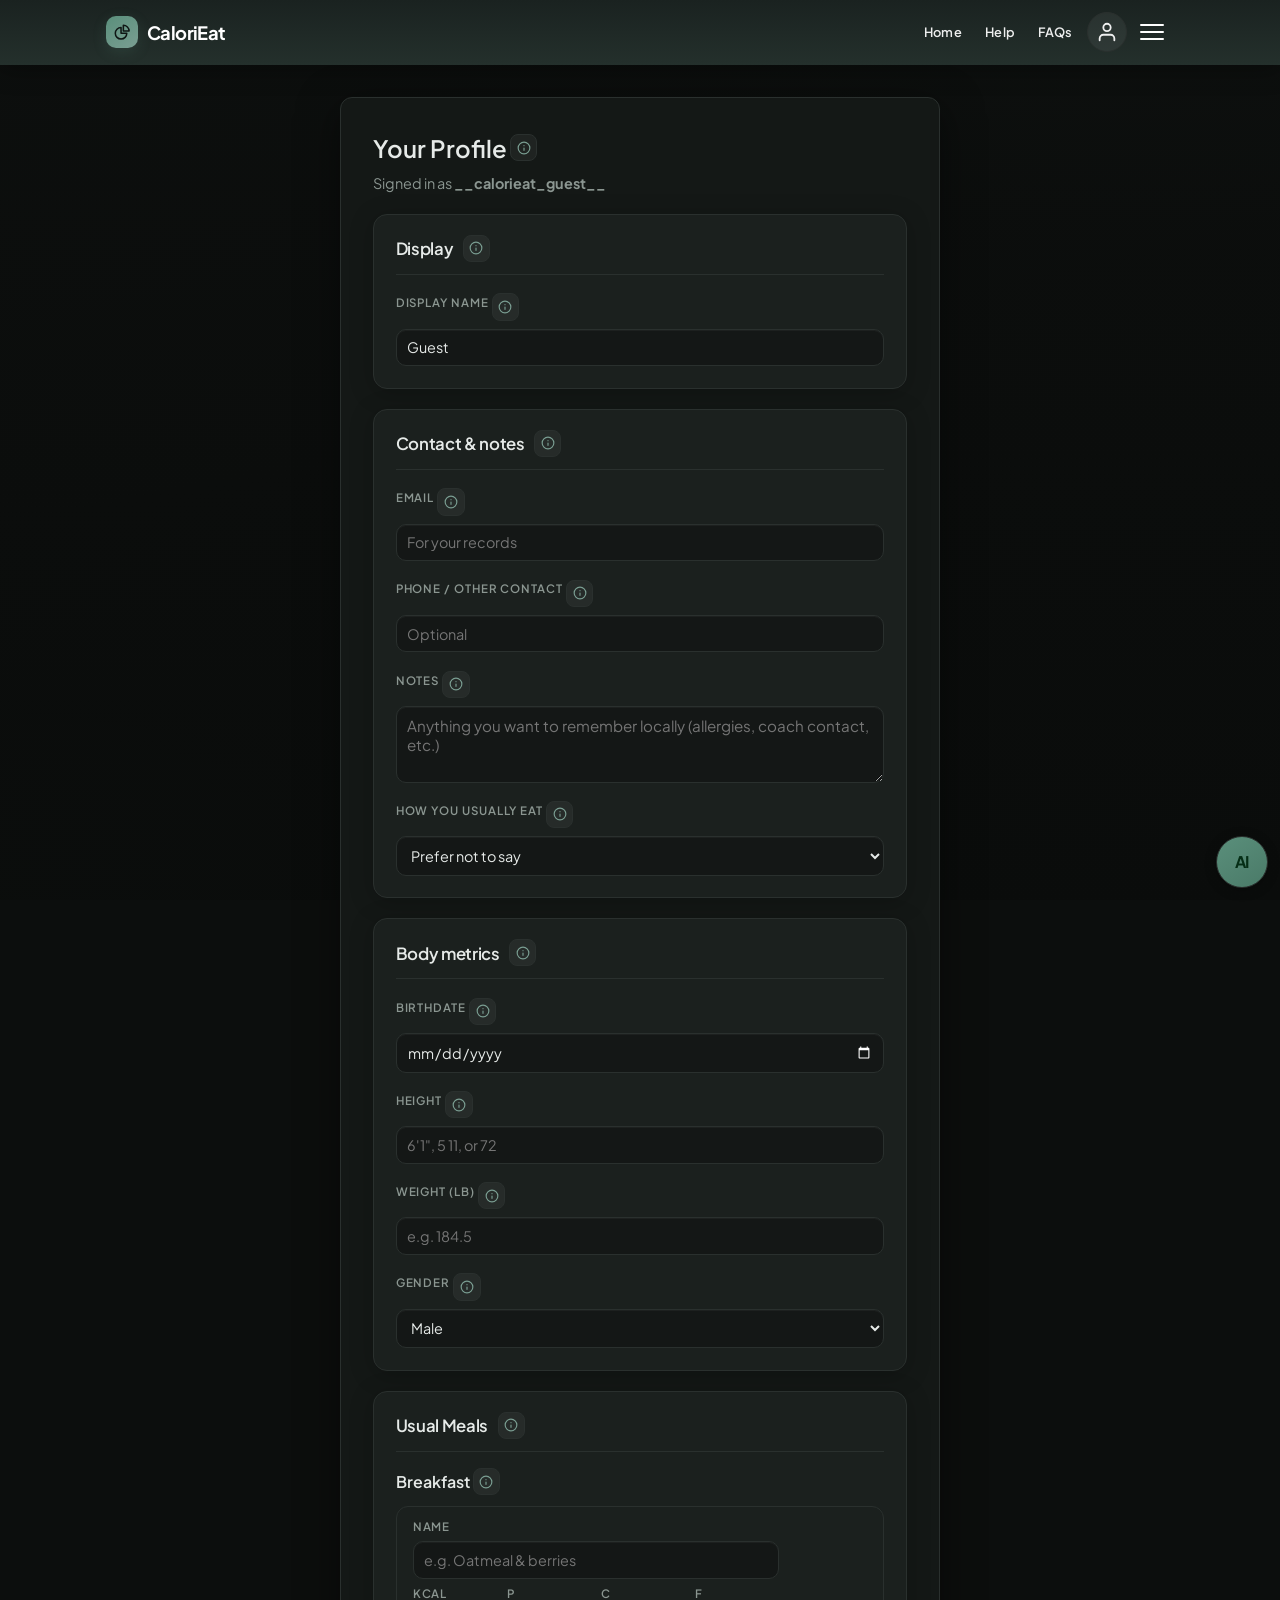
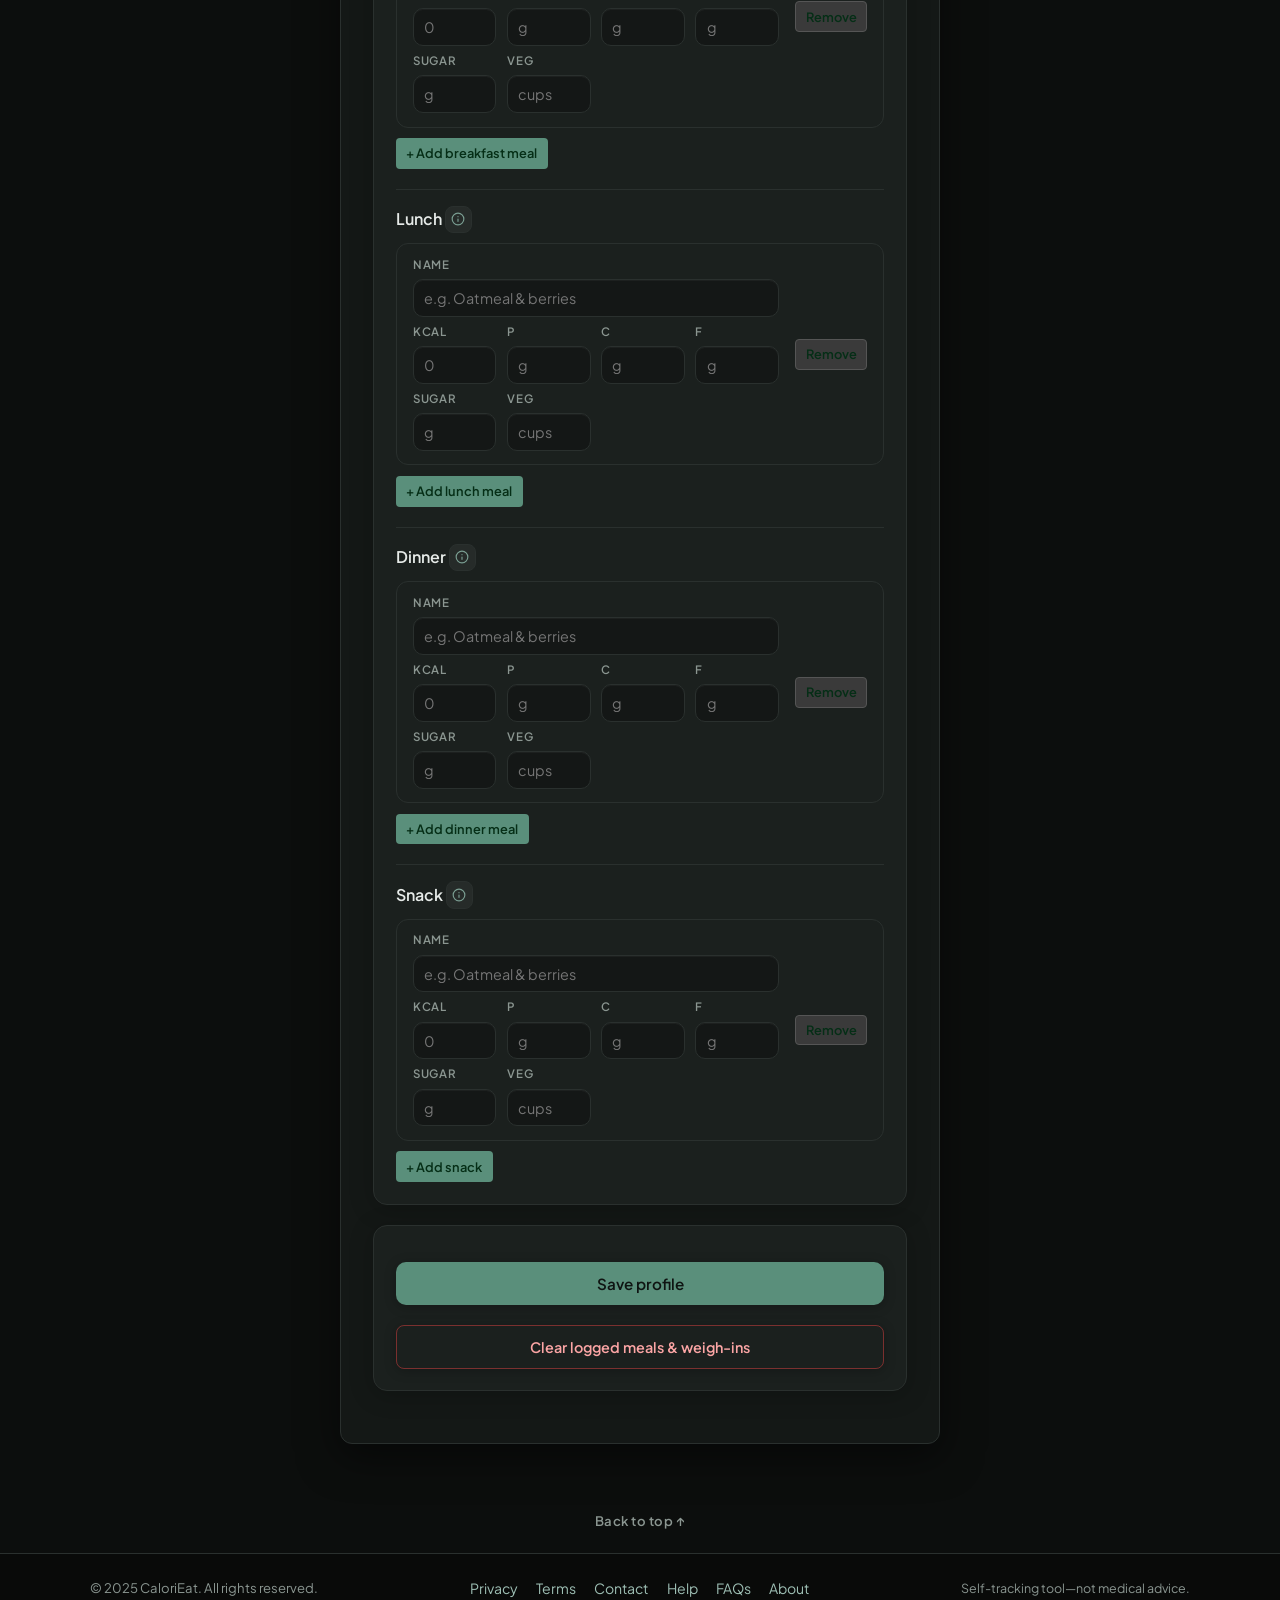
<file: profile.html>
<!DOCTYPE html>
<html lang="en">
<head>
  <meta charset="UTF-8" />
  <meta name="viewport" content="width=device-width, initial-scale=1.0, viewport-fit=cover" />
  <meta name="theme-color" content="#064e3b" />
  <meta name="color-scheme" content="dark" />
  <title>Profile — CaloriEat</title>
  <link rel="icon" href="favicon.svg" type="image/svg+xml" />
  <link rel="preconnect" href="https://fonts.googleapis.com" />
  <link rel="preconnect" href="https://fonts.gstatic.com" crossorigin />
  <link href="https://fonts.googleapis.com/css2?family=Plus+Jakarta+Sans:ital,wght@0,400;0,500;0,600;0,700;1,400&display=swap" rel="stylesheet" />
  <link rel="stylesheet" href="style.css" />
  <link rel="stylesheet" href="premium.css" />
</head>
<body id="top" class="profile-editor-page">
  <header class="site-header">
    <div class="header-top-row">
      <div class="header-left">
        <h1 class="visually-hidden">CaloriEat</h1>
        <a href="welcome.html" class="brand" aria-label="CaloriEat home">
          <span class="brand__mark" aria-hidden="true">
            <svg xmlns="http://www.w3.org/2000/svg" fill="none" viewBox="0 0 24 24" stroke="currentColor" stroke-width="2" width="20" height="20" stroke-linecap="round" stroke-linejoin="round"><path d="M10.5 6a7.5 7.5 0 107.5 7.5h-7.5V6z"/><path d="M13.5 10.5H21A7.5 7.5 0 0013.5 3v7.5z"/></svg>
          </span>
          <span class="brand__text">CaloriEat</span>
        </a>
      </div>

      <div class="header-top-row__cluster">
        <nav class="header-core-nav" id="headerCoreNav" aria-label="Primary shortcuts">
          <a href="welcome.html" class="header-core-nav__link">Home</a>
          <a href="help.html" class="header-core-nav__link">Help</a>
          <a href="faq.html" class="header-core-nav__link">FAQs</a>
          <a href="sign-in.html" class="header-core-nav__profile menu-public-only" id="headerNavProfilePublic" aria-label="Sign in to open your profile">
            <svg class="header-core-nav__profile-icon" xmlns="http://www.w3.org/2000/svg" viewBox="0 0 24 24" fill="none" stroke="currentColor" stroke-width="2" stroke-linecap="round" stroke-linejoin="round" aria-hidden="true"><path d="M20 21v-2a4 4 0 0 0-4-4H8a4 4 0 0 0-4 4v2"/><circle cx="12" cy="7" r="4"/></svg>
          </a>
          <a href="profile.html" class="header-core-nav__profile menu-auth-only" id="headerNavProfile" aria-label="Your Profile">
            <svg class="header-core-nav__profile-icon" xmlns="http://www.w3.org/2000/svg" viewBox="0 0 24 24" fill="none" stroke="currentColor" stroke-width="2" stroke-linecap="round" stroke-linejoin="round" aria-hidden="true"><path d="M20 21v-2a4 4 0 0 0-4-4H8a4 4 0 0 0-4 4v2"/><circle cx="12" cy="7" r="4"/></svg>
          </a>
        </nav>
      <div class="header-menu-wrap">
        <div class="menu-icon" id="menuIcon" role="button" tabindex="0" aria-label="Open menu" aria-expanded="false"><span></span><span></span><span></span></div>
        <nav class="dropdown" id="menuDropdown" aria-label="Main menu">
          <a href="sign-in.html" id="menuSignIn" class="menu-public-only">Sign in</a>
          <hr class="menu-divider menu-auth-only" />
          <a href="index.html?page=dashboard" id="menuDashboard" class="menu-auth-only">Dashboard</a>
          <a href="set-goals.html" id="menuGoals" class="menu-auth-only">Goals</a>
          <a href="add-meal.html" id="menuLogFood" class="menu-auth-only">Log Food</a>
          <a href="weigh-in.html" id="menuWeight" class="menu-auth-only">Weight</a>
          <a href="profile.html" id="menuAccount" class="menu-auth-only">Profile</a>
          <a href="index.html?page=help" id="menuAppHelp" class="menu-auth-only">Tracker help</a>
          <hr class="menu-divider" />
          <a href="faq.html" id="menuFAQ">FAQs</a>
          <a href="contact.html" id="menuContact">Contact</a>
          <a href="about.html" id="menuAbout">About</a>
          <a href="privacy.html" id="menuPrivacy">Privacy</a>
          <a href="terms.html" id="menuTerms">Terms</a>
          <a href="security.html" id="menuSecurity">Security</a>
          <a href="careers.html" id="menuCareers">Careers</a>
          <hr class="menu-divider menu-auth-only" />
          <a href="#" id="menuLogout" class="menu-auth-only">Sign out</a>
        </nav>
      </div>
      </div>
    </div>
  </header>

  <nav class="app-bottom-nav" id="appBottomNav" aria-label="Quick navigation">
    <a class="app-bottom-nav__link" href="index.html?page=dashboard">Tracker</a>
    <a class="app-bottom-nav__link" href="set-goals.html">Goals</a>
    <a class="app-bottom-nav__link" href="add-meal.html">Log Food</a>
    <a class="app-bottom-nav__link" href="weigh-in.html">Weight</a>
    <a class="app-bottom-nav__link" href="help.html">Help</a>
  </nav>

  <main class="container">
    <p id="profileStatus" class="profile-save-status" role="status" hidden>Saved to this device.</p>

    <div class="page-head">
      <div class="ce-heading-with-help">
        <h2>Your Profile</h2>
        <button type="button" class="ce-help-trigger" aria-expanded="false" aria-controls="help-profile-intro" title="About your profile"><span class="visually-hidden">Explain profile page</span><svg class="ce-help-trigger__icon" viewBox="0 0 24 24" width="16" height="16" aria-hidden="true" fill="none" stroke="currentColor" stroke-width="2" stroke-linecap="round" stroke-linejoin="round"><circle cx="12" cy="12" r="10"/><path d="M12 16v-4M12 8h.01"/></svg></button>
      </div>
      <div id="help-profile-intro" class="ce-help-panel" hidden><p>This page is split on purpose: <strong>display</strong> (how the app talks to you), <strong>contact &amp; notes</strong> (your own local records), <strong>body metrics</strong> (context for goals and charts), and <strong>usual meals</strong> (reusable quick fills). Everything stays in this browser only. Sign-in username is fixed above—use <a href="sign-in.html">Sign In</a> with another account to switch users.</p></div>
      <p class="form-hint">Signed in as <strong id="profileUsernameRo">—</strong></p>
    </div>

    <div class="ce-panel">
      <div class="ce-panel__head">
        <h3>Display</h3>
        <div class="ce-panel__head-tools">
          <button type="button" class="ce-help-trigger" aria-expanded="false" aria-controls="help-profile-display-panel" title="Why this section is here"><span class="visually-hidden">Explain display section</span><svg class="ce-help-trigger__icon" viewBox="0 0 24 24" width="16" height="16" aria-hidden="true" fill="none" stroke="currentColor" stroke-width="2" stroke-linecap="round" stroke-linejoin="round"><circle cx="12" cy="12" r="10"/><path d="M12 16v-4M12 8h.01"/></svg></button>
        </div>
      </div>
      <div id="help-profile-display-panel" class="ce-help-panel" hidden><p>This lives on Profile (not Sign In) because it’s <strong>how the app addresses you</strong> after you’re already using it—Home and Dashboard greetings use it. Your <strong>username</strong> above stays the storage key for this account and can’t be renamed here.</p></div>
      <div class="ce-field">
        <div class="ce-label-row">
          <label for="acctDisplayName">Display name</label>
          <button type="button" class="ce-help-trigger" aria-expanded="false" aria-controls="help-prof-display" title="Why we ask"><span class="visually-hidden">Help: display name</span><svg class="ce-help-trigger__icon" viewBox="0 0 24 24" width="16" height="16" aria-hidden="true" fill="none" stroke="currentColor" stroke-width="2" stroke-linecap="round" stroke-linejoin="round"><circle cx="12" cy="12" r="10"/><path d="M12 16v-4M12 8h.01"/></svg></button>
        </div>
        <div id="help-prof-display" class="ce-help-panel" hidden><p>We use this for friendly copy (“Hi, …”) so you don’t see your raw username everywhere. It doesn’t change how you sign in.</p></div>
        <input type="text" id="acctDisplayName" placeholder="How we greet you" autocomplete="nickname">
      </div>
    </div>

    <div class="ce-panel">
      <div class="ce-panel__head">
        <h3>Contact &amp; notes</h3>
        <div class="ce-panel__head-tools">
          <button type="button" class="ce-help-trigger" aria-expanded="false" aria-controls="help-profile-contact-panel" title="Why these fields are on Profile"><span class="visually-hidden">Explain contact section</span><svg class="ce-help-trigger__icon" viewBox="0 0 24 24" width="16" height="16" aria-hidden="true" fill="none" stroke="currentColor" stroke-width="2" stroke-linecap="round" stroke-linejoin="round"><circle cx="12" cy="12" r="10"/><path d="M12 16v-4M12 8h.01"/></svg></button>
        </div>
      </div>
      <div id="help-profile-contact-panel" class="ce-help-panel" hidden><p>Email and phone are <strong>not</strong> used for login or password reset in this build—they’re here so you can keep contact info next to your tracker on this device (for example, your own reference or a care contact). Notes capture things the app doesn’t have dedicated fields for. Nothing in this section is sent to a server.</p></div>
      <div class="ce-field">
        <div class="ce-label-row">
          <label for="acctEmail">Email</label>
          <button type="button" class="ce-help-trigger" aria-expanded="false" aria-controls="help-prof-email" title="Why we ask"><span class="visually-hidden">Help: email</span><svg class="ce-help-trigger__icon" viewBox="0 0 24 24" width="16" height="16" aria-hidden="true" fill="none" stroke="currentColor" stroke-width="2" stroke-linecap="round" stroke-linejoin="round"><circle cx="12" cy="12" r="10"/><path d="M12 16v-4M12 8h.01"/></svg></button>
        </div>
        <div id="help-prof-email" class="ce-help-panel" hidden><p>Optional. Handy if you want your address on file beside your log; CaloriEat does not mail you or verify it in this version.</p></div>
        <input type="email" id="acctEmail" placeholder="For your records" autocomplete="email">
      </div>
      <div class="ce-field">
        <div class="ce-label-row">
          <label for="acctPhone">Phone / other contact</label>
          <button type="button" class="ce-help-trigger" aria-expanded="false" aria-controls="help-prof-phone" title="Why we ask"><span class="visually-hidden">Help: phone</span><svg class="ce-help-trigger__icon" viewBox="0 0 24 24" width="16" height="16" aria-hidden="true" fill="none" stroke="currentColor" stroke-width="2" stroke-linecap="round" stroke-linejoin="round"><circle cx="12" cy="12" r="10"/><path d="M12 16v-4M12 8h.01"/></svg></button>
        </div>
        <div id="help-prof-phone" class="ce-help-panel" hidden><p>Optional. Use it for anything you’d scribble in the margin of a paper diary—second number, clinic line, etc.—stored only here.</p></div>
        <input type="text" id="acctPhone" placeholder="Optional" autocomplete="tel">
      </div>
      <div class="ce-field">
        <div class="ce-label-row">
          <label for="acctNotes">Notes</label>
          <button type="button" class="ce-help-trigger" aria-expanded="false" aria-controls="help-prof-notes" title="Why we ask"><span class="visually-hidden">Help: notes</span><svg class="ce-help-trigger__icon" viewBox="0 0 24 24" width="16" height="16" aria-hidden="true" fill="none" stroke="currentColor" stroke-width="2" stroke-linecap="round" stroke-linejoin="round"><circle cx="12" cy="12" r="10"/><path d="M12 16v-4M12 8h.01"/></svg></button>
        </div>
        <div id="help-prof-notes" class="ce-help-panel" hidden><p>For context the structured fields don’t cover: allergies, medications to remember with meals, coach or dietitian name, or reminders you want visible whenever you open Profile. Words like <strong>vegetarian</strong>, <strong>vegan</strong>, <strong>keto</strong>, or <strong>busy</strong> help the dashboard tailor gentle suggestions—nothing is sent off this device.</p></div>
        <textarea id="acctNotes" rows="3" placeholder="Anything you want to remember locally (allergies, coach contact, etc.)"></textarea>
      </div>
      <div class="ce-field">
        <div class="ce-label-row">
          <label for="acctEatingPattern">How you usually eat</label>
          <button type="button" class="ce-help-trigger" aria-expanded="false" aria-controls="help-prof-eating-pattern" title="Why this is here"><span class="visually-hidden">Help: eating pattern</span><svg class="ce-help-trigger__icon" viewBox="0 0 24 24" width="16" height="16" aria-hidden="true" fill="none" stroke="currentColor" stroke-width="2" stroke-linecap="round" stroke-linejoin="round"><circle cx="12" cy="12" r="10"/><path d="M12 16v-4M12 8h.01"/></svg></button>
        </div>
        <div id="help-prof-eating-pattern" class="ce-help-panel" hidden><p>The dashboard <strong>Personalized insights</strong> block uses this with your goals and meal names—takeout vs home cooking, night-shift timing, or training-focused eating—so suggestions fit your real life. It never leaves this device.</p></div>
        <select id="acctEatingPattern">
          <option value="">Prefer not to say</option>
          <option value="mostly_home">Mostly cook at home</option>
          <option value="mixed">Mix of home &amp; dining out</option>
          <option value="often_takeout">Often takeout / restaurants</option>
          <option value="night_shift">Night shift / late-night meals</option>
          <option value="athlete">Training / higher activity</option>
        </select>
      </div>
    </div>

    <div class="ce-panel">
      <div class="ce-panel__head">
        <h3>Body metrics</h3>
        <div class="ce-panel__head-tools">
          <button type="button" class="ce-help-trigger" aria-expanded="false" aria-controls="help-profile-body-panel" title="Why this isn’t the Weight page"><span class="visually-hidden">Explain body metrics section</span><svg class="ce-help-trigger__icon" viewBox="0 0 24 24" width="16" height="16" aria-hidden="true" fill="none" stroke="currentColor" stroke-width="2" stroke-linecap="round" stroke-linejoin="round"><circle cx="12" cy="12" r="10"/><path d="M12 16v-4M12 8h.01"/></svg></button>
        </div>
      </div>
      <div id="help-profile-body-panel" class="ce-help-panel" hidden><p>These describe <strong>you</strong> as a baseline for the app—separate from the dated entries on <a href="weigh-in.html">Weight</a>, which build the trend line over time. Updating weight here can also drop a point on that history when the number changes. Height, birthdate, and gender support personalized context (for example, display and rough estimates); they never leave this browser.</p></div>
      <div class="ce-field">
        <div class="ce-label-row">
          <label for="acctBirthdate">Birthdate</label>
          <button type="button" class="ce-help-trigger" aria-expanded="false" aria-controls="help-prof-birth" title="Why we ask"><span class="visually-hidden">Help: birthdate</span><svg class="ce-help-trigger__icon" viewBox="0 0 24 24" width="16" height="16" aria-hidden="true" fill="none" stroke="currentColor" stroke-width="2" stroke-linecap="round" stroke-linejoin="round"><circle cx="12" cy="12" r="10"/><path d="M12 16v-4M12 8h.01"/></svg></button>
        </div>
        <div id="help-prof-birth" class="ce-help-panel" hidden><p>Lets the app derive age when that matters for copy or estimates. Leave blank if you prefer not to store it.</p></div>
        <input type="date" id="acctBirthdate">
      </div>
      <div class="ce-field">
        <div class="ce-label-row">
          <label for="acctHeightFtIn">Height</label>
          <button type="button" class="ce-help-trigger" aria-expanded="false" aria-controls="help-prof-height" title="Why we ask"><span class="visually-hidden">Help: height</span><svg class="ce-help-trigger__icon" viewBox="0 0 24 24" width="16" height="16" aria-hidden="true" fill="none" stroke="currentColor" stroke-width="2" stroke-linecap="round" stroke-linejoin="round"><circle cx="12" cy="12" r="10"/><path d="M12 16v-4M12 8h.01"/></svg></button>
        </div>
        <div id="help-prof-height" class="ce-help-panel" hidden><p>Used for height-dependent context (for example BMI-style views) if the app references it. Formats: <strong>6&apos;1&quot;</strong>, <strong>5 11</strong>, or total inches like <strong>72</strong>.</p></div>
        <input type="text" id="acctHeightFtIn" placeholder="6'1&quot;, 5 11, or 72" autocomplete="off">
      </div>
      <div class="ce-field">
        <div class="ce-label-row">
          <label for="acctWeightLbs">Weight (lb)</label>
          <button type="button" class="ce-help-trigger" aria-expanded="false" aria-controls="help-prof-weight" title="Why we ask"><span class="visually-hidden">Help: weight</span><svg class="ce-help-trigger__icon" viewBox="0 0 24 24" width="16" height="16" aria-hidden="true" fill="none" stroke="currentColor" stroke-width="2" stroke-linecap="round" stroke-linejoin="round"><circle cx="12" cy="12" r="10"/><path d="M12 16v-4M12 8h.01"/></svg></button>
        </div>
        <div id="help-prof-weight" class="ce-help-panel" hidden><p>Your current profile weight drives summaries that use “latest weight.” If you change it and tap Save, the app can append a weigh-in for today so the dashboard chart stays consistent.</p></div>
        <input type="number" id="acctWeightLbs" step="0.1" placeholder="e.g. 184.5" min="0">
      </div>
      <div class="ce-field">
        <div class="ce-label-row">
          <label for="acctGender">Gender</label>
          <button type="button" class="ce-help-trigger" aria-expanded="false" aria-controls="help-prof-gender" title="Why we ask"><span class="visually-hidden">Help: gender</span><svg class="ce-help-trigger__icon" viewBox="0 0 24 24" width="16" height="16" aria-hidden="true" fill="none" stroke="currentColor" stroke-width="2" stroke-linecap="round" stroke-linejoin="round"><circle cx="12" cy="12" r="10"/><path d="M12 16v-4M12 8h.01"/></svg></button>
        </div>
        <div id="help-prof-gender" class="ce-help-panel" hidden><p>Some defaults and language in the app reference sex for rough estimates. Choose the option that best matches how you use the tracker; it isn’t shared off-device.</p></div>
        <select id="acctGender">
          <option value="male">Male</option>
          <option value="female">Female</option>
        </select>
      </div>
    </div>

    <div class="ce-panel">
      <div class="ce-panel__head">
        <h3>Usual Meals</h3>
        <div class="ce-panel__head-tools">
          <button type="button" class="ce-help-trigger" aria-expanded="false" aria-controls="help-profile-usual-meals" title="About usual meals and columns"><span class="visually-hidden">Explain usual meals and nutrition columns</span><svg class="ce-help-trigger__icon" viewBox="0 0 24 24" width="16" height="16" aria-hidden="true" fill="none" stroke="currentColor" stroke-width="2" stroke-linecap="round" stroke-linejoin="round"><circle cx="12" cy="12" r="10"/><path d="M12 16v-4M12 8h.01"/></svg></button>
        </div>
      </div>
      <div id="help-profile-usual-meals" class="ce-help-panel" hidden><p>These aren’t today’s log—they’re <strong>reusable templates</strong> so <a href="add-meal.html">Log Food</a> can fill the form in one tap after you pick a meal type. That’s why they live on Profile next to your identity, not inside a single day’s diary. Each row needs a <strong>name</strong> and <strong>calories</strong>; other numbers are optional but help rings match your goals when you use a preset.</p><p><strong>kcal</strong> is required for a preset to save. <strong>P / C / F</strong> are protein, carbs, and fat (grams). <strong>Sugar</strong> and <strong>Veg</strong> (cup equivalents) line up with the same rings as on your dashboard—if you leave them blank, Log Food treats them as zero when you tap the preset.</p></div>

      <section class="meal-preset-block" aria-labelledby="preset-h-b">
        <div class="meal-preset-block__head">
          <h4 id="preset-h-b" class="meal-preset-block__title">Breakfast</h4>
          <button type="button" class="ce-help-trigger" aria-expanded="false" aria-controls="help-preset-slot-breakfast" title="Why breakfast presets are separate"><span class="visually-hidden">Explain breakfast usual meals</span><svg class="ce-help-trigger__icon" viewBox="0 0 24 24" width="16" height="16" aria-hidden="true" fill="none" stroke="currentColor" stroke-width="2" stroke-linecap="round" stroke-linejoin="round"><circle cx="12" cy="12" r="10"/><path d="M12 16v-4M12 8h.01"/></svg></button>
        </div>
        <div id="help-preset-slot-breakfast" class="ce-help-panel" hidden><p>Only meals you list under <strong>Breakfast</strong> appear as chips after you tap <strong>Breakfast</strong> on Log Food—so your oatmeal shortcuts don’t mix with dinner items.</p></div>
        <div id="preset-rows-breakfast" class="meal-preset-rows"></div>
        <button type="button" class="add-preset-btn small-btn small-btn--accent" data-meal-type="breakfast">+ Add breakfast meal</button>
      </section>

      <section class="meal-preset-block" aria-labelledby="preset-h-l">
        <div class="meal-preset-block__head">
          <h4 id="preset-h-l" class="meal-preset-block__title">Lunch</h4>
          <button type="button" class="ce-help-trigger" aria-expanded="false" aria-controls="help-preset-slot-lunch" title="Why lunch presets are separate"><span class="visually-hidden">Explain lunch usual meals</span><svg class="ce-help-trigger__icon" viewBox="0 0 24 24" width="16" height="16" aria-hidden="true" fill="none" stroke="currentColor" stroke-width="2" stroke-linecap="round" stroke-linejoin="round"><circle cx="12" cy="12" r="10"/><path d="M12 16v-4M12 8h.01"/></svg></button>
        </div>
        <div id="help-preset-slot-lunch" class="ce-help-panel" hidden><p>Same idea as breakfast: lunch presets show up only after you choose <strong>Lunch</strong> on Log Food, keeping midday meals organized.</p></div>
        <div id="preset-rows-lunch" class="meal-preset-rows"></div>
        <button type="button" class="add-preset-btn small-btn small-btn--accent" data-meal-type="lunch">+ Add lunch meal</button>
      </section>

      <section class="meal-preset-block" aria-labelledby="preset-h-d">
        <div class="meal-preset-block__head">
          <h4 id="preset-h-d" class="meal-preset-block__title">Dinner</h4>
          <button type="button" class="ce-help-trigger" aria-expanded="false" aria-controls="help-preset-slot-dinner" title="Why dinner presets are separate"><span class="visually-hidden">Explain dinner usual meals</span><svg class="ce-help-trigger__icon" viewBox="0 0 24 24" width="16" height="16" aria-hidden="true" fill="none" stroke="currentColor" stroke-width="2" stroke-linecap="round" stroke-linejoin="round"><circle cx="12" cy="12" r="10"/><path d="M12 16v-4M12 8h.01"/></svg></button>
        </div>
        <div id="help-preset-slot-dinner" class="ce-help-panel" hidden><p>Dinner templates stay in this block so they surface only when <strong>Dinner</strong> is selected on Log Food.</p></div>
        <div id="preset-rows-dinner" class="meal-preset-rows"></div>
        <button type="button" class="add-preset-btn small-btn small-btn--accent" data-meal-type="dinner">+ Add dinner meal</button>
      </section>

      <section class="meal-preset-block" aria-labelledby="preset-h-s">
        <div class="meal-preset-block__head">
          <h4 id="preset-h-s" class="meal-preset-block__title">Snack</h4>
          <button type="button" class="ce-help-trigger" aria-expanded="false" aria-controls="help-preset-slot-snack" title="Why snack presets are separate"><span class="visually-hidden">Explain snack usual meals</span><svg class="ce-help-trigger__icon" viewBox="0 0 24 24" width="16" height="16" aria-hidden="true" fill="none" stroke="currentColor" stroke-width="2" stroke-linecap="round" stroke-linejoin="round"><circle cx="12" cy="12" r="10"/><path d="M12 16v-4M12 8h.01"/></svg></button>
        </div>
        <div id="help-preset-slot-snack" class="ce-help-panel" hidden><p>Snack presets are offered after you tap <strong>Snack</strong> on Log Food—handy for repeated protein bars, yogurt, etc., without cluttering mealtime lists.</p></div>
        <div id="preset-rows-snack" class="meal-preset-rows"></div>
        <button type="button" class="add-preset-btn small-btn small-btn--accent" data-meal-type="snack">+ Add snack</button>
      </section>
    </div>

    <div class="ce-panel profile-actions-panel">
      <div style="margin-bottom: 0.65rem;">
        <button type="button" id="saveProfilePageBtn" class="btn-welcome-primary">Save profile</button>
      </div>
      <div>
        <button type="button" id="clearLoggedDataBtn" class="btn-danger-outline">Clear logged meals &amp; weigh-ins</button>
      </div>
    </div>
  </main>

  <div class="ce-back-to-top" role="navigation" aria-label="End of page">
    <a href="#top" class="ce-back-to-top__link">Back to top ↑</a>
  </div>
  <footer class="site-footer">
    <div class="site-footer__inner">
      <p class="site-footer__copy">© 2025 CaloriEat. All rights reserved.</p>
      <nav class="site-footer__nav" aria-label="Footer">
        <a href="privacy.html">Privacy</a>
        <a href="terms.html">Terms</a>
        <a href="contact.html">Contact</a>
        <a href="help.html">Help</a>
        <a href="faq.html">FAQs</a>
        <a href="about.html">About</a>
      </nav>
      <p class="site-footer__note">Self-tracking tool—not medical advice.</p>
    </div>
  </footer>

  <script src="guest-session.js"></script>
  <script src="field-help.js"></script>
  <script src="nav-from-context.js"></script>
  <script src="meal-presets.js"></script>
  <script src="profile-page.js"></script>
  <script src="site-nav.js"></script>
  <script src="ai-chat.js" defer></script>
</body>
</html>
</file>
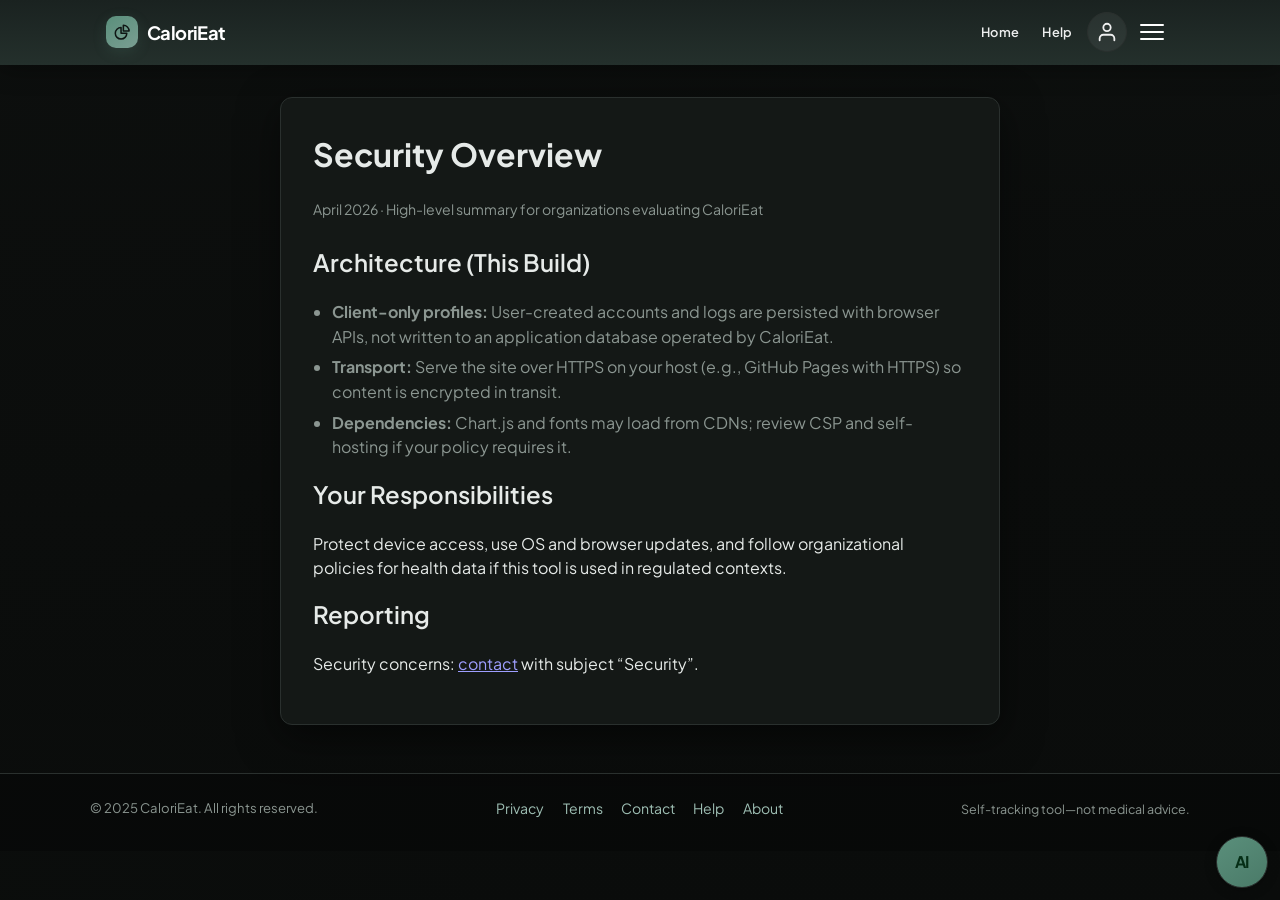
<file: security.html>
<!DOCTYPE html>
<html lang="en">
<head>
  <meta charset="UTF-8" />
  <meta name="viewport" content="width=device-width, initial-scale=1.0, viewport-fit=cover" />
  <meta name="theme-color" content="#1a1f1e" />
  <meta name="color-scheme" content="dark" />
  <title>Security — CaloriEat</title>
  <link rel="icon" href="favicon.svg" type="image/svg+xml" />
  <link rel="preconnect" href="https://fonts.googleapis.com" />
  <link rel="preconnect" href="https://fonts.gstatic.com" crossorigin />
  <link href="https://fonts.googleapis.com/css2?family=Plus+Jakarta+Sans:ital,wght@0,400;0,500;0,600;0,700&display=swap" rel="stylesheet" />
  <link rel="stylesheet" href="style.css" />
  <link rel="stylesheet" href="premium.css" />
</head>
<body id="top" class="legal-page">
  <header class="site-header site-header--bare">
    <div class="header-top-row welcome-bar">
      <div class="header-left">
        <h1 class="visually-hidden">CaloriEat</h1>
        <a href="welcome.html" class="brand" aria-label="CaloriEat home"><span class="brand__mark" aria-hidden="true"><svg xmlns="http://www.w3.org/2000/svg" fill="none" viewBox="0 0 24 24" stroke="currentColor" stroke-width="2" width="20" height="20"><path stroke-linecap="round" stroke-linejoin="round" d="M10.5 6a7.5 7.5 0 107.5 7.5h-7.5V6z"/><path stroke-linecap="round" stroke-linejoin="round" d="M13.5 10.5H21A7.5 7.5 0 0013.5 3v7.5z"/></svg></span><span class="brand__text">CaloriEat</span></a>
      </div>
      <div class="header-top-row__cluster">
        <nav class="header-core-nav" id="headerCoreNav" aria-label="Primary shortcuts">
          <a href="welcome.html" class="header-core-nav__link">Home</a>
          <a href="help.html" class="header-core-nav__link">Help</a>
          <a href="sign-in.html" class="header-core-nav__profile menu-public-only" id="headerNavProfilePublic" aria-label="Sign in to open your profile">
            <svg class="header-core-nav__profile-icon" xmlns="http://www.w3.org/2000/svg" viewBox="0 0 24 24" fill="none" stroke="currentColor" stroke-width="2" stroke-linecap="round" stroke-linejoin="round" aria-hidden="true"><path d="M20 21v-2a4 4 0 0 0-4-4H8a4 4 0 0 0-4 4v2"/><circle cx="12" cy="7" r="4"/></svg>
          </a>
          <a href="profile.html" class="header-core-nav__profile menu-auth-only" id="headerNavProfile" aria-label="Your Profile">
            <svg class="header-core-nav__profile-icon" xmlns="http://www.w3.org/2000/svg" viewBox="0 0 24 24" fill="none" stroke="currentColor" stroke-width="2" stroke-linecap="round" stroke-linejoin="round" aria-hidden="true"><path d="M20 21v-2a4 4 0 0 0-4-4H8a4 4 0 0 0-4 4v2"/><circle cx="12" cy="7" r="4"/></svg>
          </a>
        </nav>
      <div class="header-menu-wrap">
        <div class="menu-icon" id="menuIcon" role="button" tabindex="0" aria-label="Open menu"><span></span><span></span><span></span></div>
        <nav class="dropdown" id="menuDropdown" aria-label="Main menu">
          <a href="sign-in.html" id="menuSignIn" class="menu-public-only">Sign in</a>
          <hr class="menu-divider menu-auth-only" />
          <a href="index.html?page=dashboard" id="menuDashboard" class="menu-auth-only">Dashboard</a>
          <a href="set-goals.html" id="menuGoals" class="menu-auth-only">Goals</a>
          <a href="add-meal.html" id="menuLogFood" class="menu-auth-only">Log Food</a>
          <a href="weigh-in.html" id="menuWeight" class="menu-auth-only">Weight</a>
          <a href="profile.html" id="menuAccount" class="menu-auth-only">Profile</a>
          <a href="index.html?page=help" id="menuAppHelp" class="menu-auth-only">Tracker help</a>
          <hr class="menu-divider" />
          <a href="contact.html" id="menuContact">Contact</a>
          <a href="about.html" id="menuAbout">About</a>
          <a href="privacy.html" id="menuPrivacy">Privacy</a>
          <a href="terms.html" id="menuTerms">Terms</a>
          <a href="security.html" id="menuSecurity">Security</a>
          <a href="careers.html" id="menuCareers">Careers</a>
          <hr class="menu-divider menu-auth-only" />
          <a href="#" id="menuLogout" class="menu-auth-only">Sign out</a>
        </nav>
      </div>
      </div>
    </div>
  </header>
  <main class="container container--legal">
    <h1>Security Overview</h1>
    <p class="legal-updated">April 2026 · High-level summary for organizations evaluating CaloriEat</p>
    <h2>Architecture (This Build)</h2>
    <ul>
      <li><strong>Client-only profiles:</strong> User-created accounts and logs are persisted with browser APIs, not written to an application database operated by CaloriEat.</li>
      <li><strong>Transport:</strong> Serve the site over HTTPS on your host (e.g., GitHub Pages with HTTPS) so content is encrypted in transit.</li>
      <li><strong>Dependencies:</strong> Chart.js and fonts may load from CDNs; review CSP and self-hosting if your policy requires it.</li>
    </ul>
    <h2>Your Responsibilities</h2>
    <p>Protect device access, use OS and browser updates, and follow organizational policies for health data if this tool is used in regulated contexts.</p>
    <h2>Reporting</h2>
    <p>Security concerns: <a href="contact.html">contact</a> with subject “Security”.</p>
  </main>
  <footer class="site-footer">
    <div class="site-footer__inner">
      <p class="site-footer__copy">© 2025 CaloriEat. All rights reserved.</p>
      <nav class="site-footer__nav" aria-label="Footer">
        <a href="privacy.html">Privacy</a>
        <a href="terms.html">Terms</a>
        <a href="contact.html">Contact</a>
        <a href="help.html">Help</a>
        <a href="about.html">About</a>
      </nav>
      <p class="site-footer__note">Self-tracking tool—not medical advice.</p>
    </div>
  </footer>
  <script src="guest-session.js"></script>
  <script src="nav-from-context.js"></script>
  <script src="site-nav.js"></script>
  <script src="ai-chat.js" defer></script>
</body>
</html>
</file>
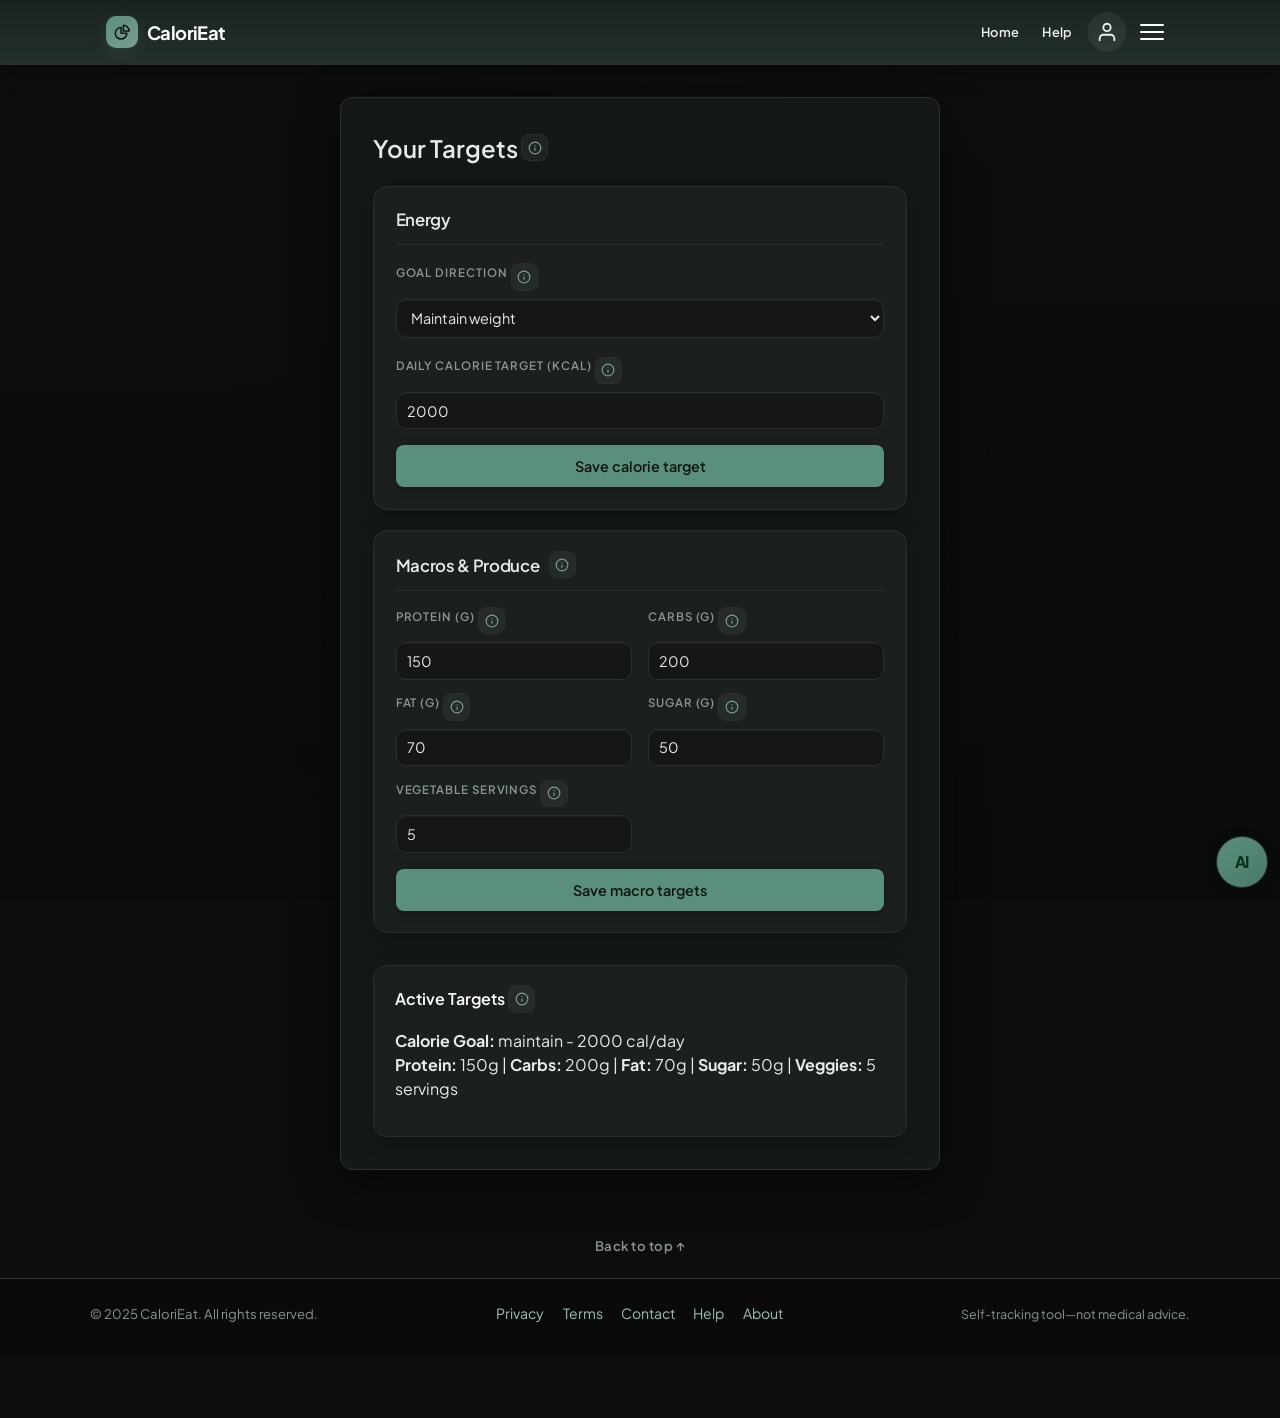
<file: set-goals.html>
<!DOCTYPE html>
<html lang="en">
<head>
  <meta charset="UTF-8" />
  <meta name="viewport" content="width=device-width, initial-scale=1.0, viewport-fit=cover" />
  <meta name="theme-color" content="#064e3b" />
  <meta name="color-scheme" content="dark" />
  <title>Goals — CaloriEat</title>
  <link rel="icon" href="favicon.svg" type="image/svg+xml" />
  <link rel="preconnect" href="https://fonts.googleapis.com" />
  <link rel="preconnect" href="https://fonts.gstatic.com" crossorigin />
  <link href="https://fonts.googleapis.com/css2?family=Plus+Jakarta+Sans:ital,wght@0,400;0,500;0,600;0,700;1,400&display=swap" rel="stylesheet" />
  <link rel="stylesheet" href="style.css" />
  <link rel="stylesheet" href="premium.css" />
</head>
<body id="top">
  <header class="site-header">
    <div class="header-top-row">
      <div class="header-left">
        <h1>CaloriEat</h1>
        <a href="welcome.html" class="brand" aria-label="CaloriEat home">
          <span class="brand__mark" aria-hidden="true">
            <svg xmlns="http://www.w3.org/2000/svg" fill="none" viewBox="0 0 24 24" stroke="currentColor" stroke-width="2" width="20" height="20" stroke-linecap="round" stroke-linejoin="round"><path d="M10.5 6a7.5 7.5 0 107.5 7.5h-7.5V6z"/><path d="M13.5 10.5H21A7.5 7.5 0 0013.5 3v7.5z"/></svg>
          </span>
          <span class="brand__text">CaloriEat</span>
        </a>
      </div>

      <div class="header-top-row__cluster">
        <nav class="header-core-nav" id="headerCoreNav" aria-label="Primary shortcuts">
          <a href="welcome.html" class="header-core-nav__link">Home</a>
          <a href="help.html" class="header-core-nav__link">Help</a>
          <a href="sign-in.html" class="header-core-nav__profile menu-public-only" id="headerNavProfilePublic" aria-label="Sign in to open your profile">
            <svg class="header-core-nav__profile-icon" xmlns="http://www.w3.org/2000/svg" viewBox="0 0 24 24" fill="none" stroke="currentColor" stroke-width="2" stroke-linecap="round" stroke-linejoin="round" aria-hidden="true"><path d="M20 21v-2a4 4 0 0 0-4-4H8a4 4 0 0 0-4 4v2"/><circle cx="12" cy="7" r="4"/></svg>
          </a>
          <a href="profile.html" class="header-core-nav__profile menu-auth-only" id="headerNavProfile" aria-label="Your Profile">
            <svg class="header-core-nav__profile-icon" xmlns="http://www.w3.org/2000/svg" viewBox="0 0 24 24" fill="none" stroke="currentColor" stroke-width="2" stroke-linecap="round" stroke-linejoin="round" aria-hidden="true"><path d="M20 21v-2a4 4 0 0 0-4-4H8a4 4 0 0 0-4 4v2"/><circle cx="12" cy="7" r="4"/></svg>
          </a>
        </nav>
      <div class="header-menu-wrap">
        <div class="menu-icon" id="menuIcon" role="button" tabindex="0" aria-label="Open menu"><span></span><span></span><span></span></div>
        <nav class="dropdown" id="menuDropdown" aria-label="Main menu">
          <a href="sign-in.html" id="menuSignIn" class="menu-public-only">Sign in</a>
          <hr class="menu-divider menu-auth-only" />
          <a href="index.html?page=dashboard" id="menuDashboard" class="menu-auth-only">Dashboard</a>
          <a href="set-goals.html" id="menuGoals" class="menu-auth-only">Goals</a>
          <a href="add-meal.html" id="menuLogFood" class="menu-auth-only">Log Food</a>
          <a href="weigh-in.html" id="menuWeight" class="menu-auth-only">Weight</a>
          <a href="profile.html" id="menuAccount" class="menu-auth-only">Profile</a>
          <a href="index.html?page=help" id="menuAppHelp" class="menu-auth-only">Tracker help</a>
          <hr class="menu-divider" />
          <a href="contact.html" id="menuContact">Contact</a>
          <a href="about.html" id="menuAbout">About</a>
          <a href="privacy.html" id="menuPrivacy">Privacy</a>
          <a href="terms.html" id="menuTerms">Terms</a>
          <a href="security.html" id="menuSecurity">Security</a>
          <a href="careers.html" id="menuCareers">Careers</a>
          <hr class="menu-divider menu-auth-only" />
          <a href="#" id="menuLogout" class="menu-auth-only">Sign out</a>
        </nav>
      </div>
      </div>
    </div>
  </header>

  <nav class="app-bottom-nav" id="appBottomNav" aria-label="Quick navigation">
    <a class="app-bottom-nav__link" href="index.html?page=dashboard">Tracker</a>
    <a class="app-bottom-nav__link" href="set-goals.html">Goals</a>
    <a class="app-bottom-nav__link" href="add-meal.html">Log Food</a>
    <a class="app-bottom-nav__link" href="weigh-in.html">Weight</a>
    <a class="app-bottom-nav__link" href="help.html">Help</a>
  </nav>

  <main class="container">
    <div class="page-head">
      <div class="ce-heading-with-help">
        <h2>Your Targets</h2>
        <button type="button" class="ce-help-trigger" aria-expanded="false" aria-controls="help-goals-page" title="About targets"><span class="visually-hidden">Explain goals page</span><svg class="ce-help-trigger__icon" viewBox="0 0 24 24" width="16" height="16" aria-hidden="true" fill="none" stroke="currentColor" stroke-width="2" stroke-linecap="round" stroke-linejoin="round"><circle cx="12" cy="12" r="10"/><path d="M12 16v-4M12 8h.01"/></svg></button>
      </div>
      <div id="help-goals-page" class="ce-help-panel" hidden><p>Calories and macros drive your rings and averages. Adjust anytime—changes save to this device only.</p></div>
    </div>

    <div class="ce-panel">
      <div class="ce-panel__head">
        <h3>Energy</h3>
      </div>
      <div class="ce-field">
        <div class="ce-label-row">
          <label for="goal">Goal direction</label>
          <button type="button" class="ce-help-trigger" aria-expanded="false" aria-controls="help-sg-goal" title="What is this?"><span class="visually-hidden">Help: goal direction</span><svg class="ce-help-trigger__icon" viewBox="0 0 24 24" width="16" height="16" aria-hidden="true" fill="none" stroke="currentColor" stroke-width="2" stroke-linecap="round" stroke-linejoin="round"><circle cx="12" cy="12" r="10"/><path d="M12 16v-4M12 8h.01"/></svg></button>
        </div>
        <div id="help-sg-goal" class="ce-help-panel" hidden><p>Maintain, lose, or gain—your calorie target should match that intent. These values power the dashboard rings.</p></div>
        <select id="goal">
          <option value="maintain">Maintain weight</option>
          <option value="lose">Lose weight</option>
          <option value="gain">Gain weight</option>
        </select>
      </div>
      <div class="ce-field">
        <div class="ce-label-row">
          <label for="targetCalories">Daily calorie target (kcal)</label>
          <button type="button" class="ce-help-trigger" aria-expanded="false" aria-controls="help-sg-cal" title="What is this?"><span class="visually-hidden">Help: calories</span><svg class="ce-help-trigger__icon" viewBox="0 0 24 24" width="16" height="16" aria-hidden="true" fill="none" stroke="currentColor" stroke-width="2" stroke-linecap="round" stroke-linejoin="round"><circle cx="12" cy="12" r="10"/><path d="M12 16v-4M12 8h.01"/></svg></button>
        </div>
        <div id="help-sg-cal" class="ce-help-panel" hidden><p>Target kilocalories per day. Logged meals add up toward this number on the calorie ring.</p></div>
        <input type="number" id="targetCalories" placeholder="e.g. 2000">
      </div>
      <div style="margin-top: 0.5rem;">
        <button type="button" id="saveGoalBtn">Save calorie target</button>
      </div>
    </div>

    <div class="ce-panel">
      <div class="ce-panel__head">
        <h3>Macros &amp; Produce</h3>
        <div class="ce-panel__head-tools">
          <button type="button" class="ce-help-trigger" aria-expanded="false" aria-controls="help-sg-macros-panel" title="About this section"><span class="visually-hidden">Explain macros section</span><svg class="ce-help-trigger__icon" viewBox="0 0 24 24" width="16" height="16" aria-hidden="true" fill="none" stroke="currentColor" stroke-width="2" stroke-linecap="round" stroke-linejoin="round"><circle cx="12" cy="12" r="10"/><path d="M12 16v-4M12 8h.01"/></svg></button>
        </div>
      </div>
      <div id="help-sg-macros-panel" class="ce-help-panel" hidden><p>These daily targets power the protein, carbs, fat, sugar, and vegetable rings. They’re independent of your calorie target—you can tune each to match how you eat.</p></div>
      <div class="targets-grid">
        <div class="ce-field">
          <div class="ce-label-row">
            <label for="proteinTarget">Protein (g)</label>
            <button type="button" class="ce-help-trigger" aria-expanded="false" aria-controls="help-sg-protein" title="What is this?"><span class="visually-hidden">Help: protein</span><svg class="ce-help-trigger__icon" viewBox="0 0 24 24" width="16" height="16" aria-hidden="true" fill="none" stroke="currentColor" stroke-width="2" stroke-linecap="round" stroke-linejoin="round"><circle cx="12" cy="12" r="10"/><path d="M12 16v-4M12 8h.01"/></svg></button>
          </div>
          <div id="help-sg-protein" class="ce-help-panel" hidden><p>Daily protein goal in grams for the protein ring.</p></div>
          <input type="number" id="proteinTarget" placeholder="150">
        </div>
        <div class="ce-field">
          <div class="ce-label-row">
            <label for="carbsTarget">Carbs (g)</label>
            <button type="button" class="ce-help-trigger" aria-expanded="false" aria-controls="help-sg-carbs" title="What is this?"><span class="visually-hidden">Help: carbs</span><svg class="ce-help-trigger__icon" viewBox="0 0 24 24" width="16" height="16" aria-hidden="true" fill="none" stroke="currentColor" stroke-width="2" stroke-linecap="round" stroke-linejoin="round"><circle cx="12" cy="12" r="10"/><path d="M12 16v-4M12 8h.01"/></svg></button>
          </div>
          <div id="help-sg-carbs" class="ce-help-panel" hidden><p>Daily carbohydrate goal in grams.</p></div>
          <input type="number" id="carbsTarget" placeholder="200">
        </div>
        <div class="ce-field">
          <div class="ce-label-row">
            <label for="fatTarget">Fat (g)</label>
            <button type="button" class="ce-help-trigger" aria-expanded="false" aria-controls="help-sg-fat" title="What is this?"><span class="visually-hidden">Help: fat</span><svg class="ce-help-trigger__icon" viewBox="0 0 24 24" width="16" height="16" aria-hidden="true" fill="none" stroke="currentColor" stroke-width="2" stroke-linecap="round" stroke-linejoin="round"><circle cx="12" cy="12" r="10"/><path d="M12 16v-4M12 8h.01"/></svg></button>
          </div>
          <div id="help-sg-fat" class="ce-help-panel" hidden><p>Daily fat goal in grams.</p></div>
          <input type="number" id="fatTarget" placeholder="70">
        </div>
        <div class="ce-field">
          <div class="ce-label-row">
            <label for="sugarTarget">Sugar (g)</label>
            <button type="button" class="ce-help-trigger" aria-expanded="false" aria-controls="help-sg-sugar" title="What is this?"><span class="visually-hidden">Help: sugar</span><svg class="ce-help-trigger__icon" viewBox="0 0 24 24" width="16" height="16" aria-hidden="true" fill="none" stroke="currentColor" stroke-width="2" stroke-linecap="round" stroke-linejoin="round"><circle cx="12" cy="12" r="10"/><path d="M12 16v-4M12 8h.01"/></svg></button>
          </div>
          <div id="help-sg-sugar" class="ce-help-panel" hidden><p>Daily sugar total you’re aiming for (matches how you log sugar on meals).</p></div>
          <input type="number" id="sugarTarget" placeholder="50">
        </div>
        <div class="ce-field">
          <div class="ce-label-row">
            <label for="veggiesTarget">Vegetable servings</label>
            <button type="button" class="ce-help-trigger" aria-expanded="false" aria-controls="help-sg-veg" title="What is this?"><span class="visually-hidden">Help: vegetables</span><svg class="ce-help-trigger__icon" viewBox="0 0 24 24" width="16" height="16" aria-hidden="true" fill="none" stroke="currentColor" stroke-width="2" stroke-linecap="round" stroke-linejoin="round"><circle cx="12" cy="12" r="10"/><path d="M12 16v-4M12 8h.01"/></svg></button>
          </div>
          <div id="help-sg-veg" class="ce-help-panel" hidden><p>Target cup-equivalents of vegetables per day for the veggie ring.</p></div>
          <input type="number" id="veggiesTarget" placeholder="5">
        </div>
      </div>
      <div style="margin-top: 0.5rem;">
        <button type="button" id="saveTargetsBtn">Save macro targets</button>
      </div>
    </div>

    <div class="summary">
      <div class="ce-heading-with-help">
        <h3>Active Targets</h3>
        <button type="button" class="ce-help-trigger" aria-expanded="false" aria-controls="help-sg-active" title="What this shows"><span class="visually-hidden">Explain active targets</span><svg class="ce-help-trigger__icon" viewBox="0 0 24 24" width="16" height="16" aria-hidden="true" fill="none" stroke="currentColor" stroke-width="2" stroke-linecap="round" stroke-linejoin="round"><circle cx="12" cy="12" r="10"/><path d="M12 16v-4M12 8h.01"/></svg></button>
      </div>
      <div id="help-sg-active" class="ce-help-panel" hidden><p>Read-only summary of what’s stored for your account right now. Edit values above and save to change them.</p></div>
      <p id="currentGoalDisplay">Loading...</p>
    </div>
  </main>

  <div class="ce-back-to-top" role="navigation" aria-label="End of page">
    <a href="#top" class="ce-back-to-top__link">Back to top ↑</a>
  </div>
  <footer class="site-footer">
    <div class="site-footer__inner">
      <p class="site-footer__copy">© 2025 CaloriEat. All rights reserved.</p>
      <nav class="site-footer__nav" aria-label="Footer">
        <a href="privacy.html">Privacy</a>
        <a href="terms.html">Terms</a>
        <a href="contact.html">Contact</a>
        <a href="help.html">Help</a>
        <a href="about.html">About</a>
      </nav>
      <p class="site-footer__note">Self-tracking tool—not medical advice.</p>
    </div>
  </footer>

  <script src="guest-session.js"></script>
  <script src="field-help.js"></script>
  <script src="nav-from-context.js"></script>
  <script src="standalone-goals.js"></script>
  <script src="ai-chat.js" defer></script>
</body>
</html>
</file>
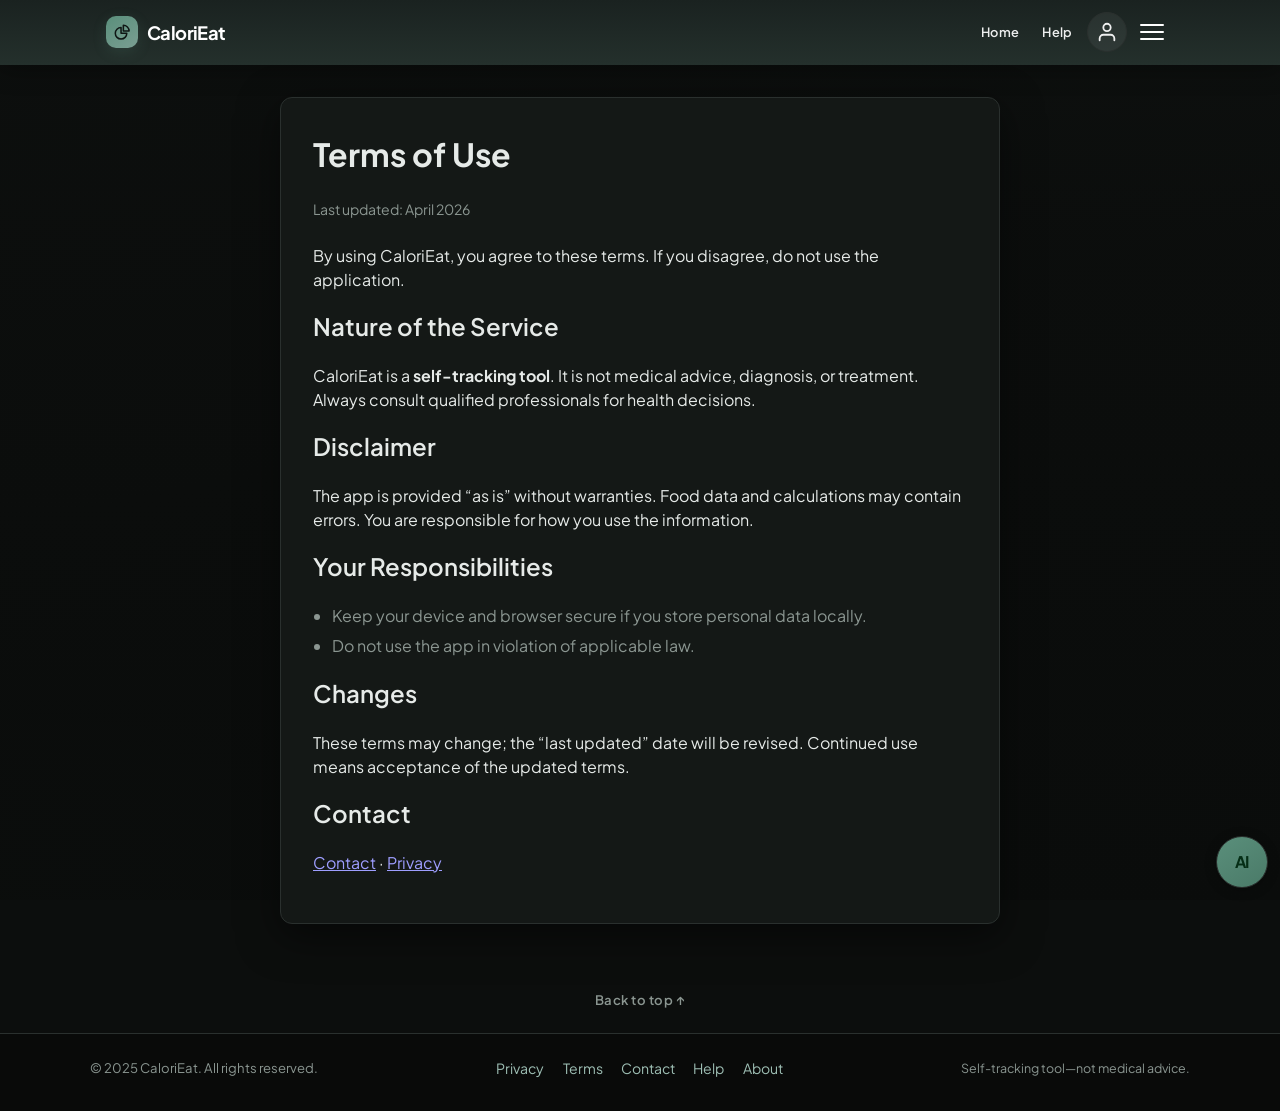
<file: terms.html>
<!DOCTYPE html>
<html lang="en">
<head>
  <meta charset="UTF-8" />
  <meta name="viewport" content="width=device-width, initial-scale=1.0, viewport-fit=cover" />
  <meta name="theme-color" content="#1a1f1e" />
  <meta name="color-scheme" content="dark" />
  <title>Terms — CaloriEat</title>
  <link rel="icon" href="favicon.svg" type="image/svg+xml" />
  <link rel="preconnect" href="https://fonts.googleapis.com" />
  <link rel="preconnect" href="https://fonts.gstatic.com" crossorigin />
  <link href="https://fonts.googleapis.com/css2?family=Plus+Jakarta+Sans:ital,wght@0,400;0,500;0,600;0,700&display=swap" rel="stylesheet" />
  <link rel="stylesheet" href="style.css" />
  <link rel="stylesheet" href="premium.css" />
</head>
<body id="top" class="legal-page">
  <header class="site-header site-header--bare">
    <div class="header-top-row welcome-bar">
      <div class="header-left">
        <h1 class="visually-hidden">CaloriEat</h1>
        <a href="welcome.html" class="brand" aria-label="CaloriEat home"><span class="brand__mark" aria-hidden="true"><svg xmlns="http://www.w3.org/2000/svg" fill="none" viewBox="0 0 24 24" stroke="currentColor" stroke-width="2" width="20" height="20"><path stroke-linecap="round" stroke-linejoin="round" d="M10.5 6a7.5 7.5 0 107.5 7.5h-7.5V6z"/><path stroke-linecap="round" stroke-linejoin="round" d="M13.5 10.5H21A7.5 7.5 0 0013.5 3v7.5z"/></svg></span><span class="brand__text">CaloriEat</span></a>
      </div>
      <div class="header-top-row__cluster">
        <nav class="header-core-nav" id="headerCoreNav" aria-label="Primary shortcuts">
          <a href="welcome.html" class="header-core-nav__link">Home</a>
          <a href="help.html" class="header-core-nav__link">Help</a>
          <a href="sign-in.html" class="header-core-nav__profile menu-public-only" id="headerNavProfilePublic" aria-label="Sign in to open your profile">
            <svg class="header-core-nav__profile-icon" xmlns="http://www.w3.org/2000/svg" viewBox="0 0 24 24" fill="none" stroke="currentColor" stroke-width="2" stroke-linecap="round" stroke-linejoin="round" aria-hidden="true"><path d="M20 21v-2a4 4 0 0 0-4-4H8a4 4 0 0 0-4 4v2"/><circle cx="12" cy="7" r="4"/></svg>
          </a>
          <a href="profile.html" class="header-core-nav__profile menu-auth-only" id="headerNavProfile" aria-label="Your Profile">
            <svg class="header-core-nav__profile-icon" xmlns="http://www.w3.org/2000/svg" viewBox="0 0 24 24" fill="none" stroke="currentColor" stroke-width="2" stroke-linecap="round" stroke-linejoin="round" aria-hidden="true"><path d="M20 21v-2a4 4 0 0 0-4-4H8a4 4 0 0 0-4 4v2"/><circle cx="12" cy="7" r="4"/></svg>
          </a>
        </nav>
      <div class="header-menu-wrap">
        <div class="menu-icon" id="menuIcon" role="button" tabindex="0" aria-label="Open menu"><span></span><span></span><span></span></div>
        <nav class="dropdown" id="menuDropdown" aria-label="Main menu">
          <a href="sign-in.html" id="menuSignIn" class="menu-public-only">Sign in</a>
          <hr class="menu-divider menu-auth-only" />
          <a href="index.html?page=dashboard" id="menuDashboard" class="menu-auth-only">Dashboard</a>
          <a href="set-goals.html" id="menuGoals" class="menu-auth-only">Goals</a>
          <a href="add-meal.html" id="menuLogFood" class="menu-auth-only">Log Food</a>
          <a href="weigh-in.html" id="menuWeight" class="menu-auth-only">Weight</a>
          <a href="profile.html" id="menuAccount" class="menu-auth-only">Profile</a>
          <a href="index.html?page=help" id="menuAppHelp" class="menu-auth-only">Tracker help</a>
          <hr class="menu-divider" />
          <a href="contact.html" id="menuContact">Contact</a>
          <a href="about.html" id="menuAbout">About</a>
          <a href="privacy.html" id="menuPrivacy">Privacy</a>
          <a href="terms.html" id="menuTerms">Terms</a>
          <a href="security.html" id="menuSecurity">Security</a>
          <a href="careers.html" id="menuCareers">Careers</a>
          <hr class="menu-divider menu-auth-only" />
          <a href="#" id="menuLogout" class="menu-auth-only">Sign out</a>
        </nav>
      </div>
      </div>
    </div>
  </header>
  <main class="container container--legal">
    <h1>Terms of Use</h1>
    <p class="legal-updated">Last updated: April 2026</p>
    <p>By using CaloriEat, you agree to these terms. If you disagree, do not use the application.</p>
    <h2>Nature of the Service</h2>
    <p>CaloriEat is a <strong>self-tracking tool</strong>. It is not medical advice, diagnosis, or treatment. Always consult qualified professionals for health decisions.</p>
    <h2>Disclaimer</h2>
    <p>The app is provided “as is” without warranties. Food data and calculations may contain errors. You are responsible for how you use the information.</p>
    <h2>Your Responsibilities</h2>
    <ul>
      <li>Keep your device and browser secure if you store personal data locally.</li>
      <li>Do not use the app in violation of applicable law.</li>
    </ul>
    <h2>Changes</h2>
    <p>These terms may change; the “last updated” date will be revised. Continued use means acceptance of the updated terms.</p>
    <h2>Contact</h2>
    <p><a href="contact.html">Contact</a> · <a href="privacy.html">Privacy</a></p>
  </main>
  <div class="ce-back-to-top" role="navigation" aria-label="End of page">
    <a href="#top" class="ce-back-to-top__link">Back to top ↑</a>
  </div>
  <footer class="site-footer">
    <div class="site-footer__inner">
      <p class="site-footer__copy">© 2025 CaloriEat. All rights reserved.</p>
      <nav class="site-footer__nav" aria-label="Footer">
        <a href="privacy.html">Privacy</a>
        <a href="terms.html">Terms</a>
        <a href="contact.html">Contact</a>
        <a href="help.html">Help</a>
        <a href="about.html">About</a>
      </nav>
      <p class="site-footer__note">Self-tracking tool—not medical advice.</p>
    </div>
  </footer>
  <script src="guest-session.js"></script>
  <script src="nav-from-context.js"></script>
  <script src="site-nav.js"></script>
  <script src="ai-chat.js" defer></script>
</body>
</html>
</file>
<file: style.css>
/* CaloriEat theme */
:root {
  --ce-bg: #0a0f0d;
  --ce-surface: #121a17;
  --ce-surface-elevated: #1a2420;
  --ce-border: #2a3830;
  --ce-text: #e8f2ed;
  --ce-text-muted: #8fb5a3;
  --ce-link: #7dd3c0;
  --ce-primary: #22c55e;
  --ce-primary-hover: #4ade80;
  --ce-primary-deep: #16a34a;
  --ce-accent: #14b8a6;
  --ce-header-start: #064e3b;
  --ce-header-end: #0f766e;
  --ce-danger: #ef4444;
  --ce-radius: 12px;
  --ce-shadow: 0 12px 40px rgba(0, 0, 0, 0.5);
  --font-sans: "Plus Jakarta Sans", system-ui, -apple-system, "Segoe UI", Roboto, sans-serif;
}

*,
*::before,
*::after {
  box-sizing: border-box;
}

html {
  -webkit-text-size-adjust: 100%;
  text-size-adjust: 100%;
  overflow-x: clip;
}

img,
svg,
video,
canvas {
  max-width: 100%;
  height: auto;
}

/* Global layout */
body {
  background: var(--ce-bg);
  background-image: radial-gradient(ellipse 120% 80% at 50% -20%, rgba(20, 184, 166, 0.12), transparent 55%);
  color: var(--ce-text);
  font-family: var(--font-sans);
  margin: 0;
  padding: 0;
  line-height: 1.5;
  -webkit-font-smoothing: antialiased;
  overflow-x: clip;
  min-width: 0;
}

h2, h3, h4 {
  margin-top: 0;
  color: var(--ce-text);
  font-weight: 600;
}

header {
  background: linear-gradient(135deg, var(--ce-header-start) 0%, var(--ce-header-end) 100%);
  color: white;
  text-align: center;
  padding: 1rem 1rem 1.1rem;
  position: relative;
  box-shadow: 0 4px 24px rgba(0, 0, 0, 0.35);
}

/* make sure header top row items (title + menu icon) sit next to each other nicely */
.header-top-row {
  display: flex;
  align-items: center;
  justify-content: center;
  position: relative;
}

/* keep title from hugging left if menu icon is absolutely positioned */
.header-left h1 {
  margin: 0;
  font-size: 1.35rem;
  font-weight: 700;
  letter-spacing: -0.02em;
}

/* the 3-link row */
.header-links-row {
  margin-top: 0.75rem;
  display: flex;
  justify-content: space-around;
  gap: 1rem;
  font-size: 0.9rem;
  font-weight: 500;
  color: rgba(255, 255, 255, 0.88);
}

/* clickable text links in the header */
.header-link {
  cursor: pointer;
  color: rgba(255, 255, 255, 0.88);
  text-decoration: none;
  font-weight: 500;
  touch-action: manipulation;
  -webkit-tap-highlight-color: transparent;
  padding: 0.2rem 0;
}

.header-link:hover {
  color: #fff;
  text-decoration: underline;
  text-underline-offset: 3px;
}

.menu-icon {
  display: block;
  position: absolute;
  left: 20px;
  top: 18px;
  font-size: 28px;
  cursor: pointer;
  color: white;
  touch-action: manipulation;
  -webkit-tap-highlight-color: transparent;
}

/* Dropdown menu */
.dropdown {
  display: none;
  position: absolute;
  left: 1rem;
  top: 3rem;
  background-color: var(--ce-surface-elevated);
  border: 1px solid var(--ce-border);
  border-radius: var(--ce-radius);
  overflow: hidden;
  z-index: 10;
  min-width: 180px;
  box-shadow: var(--ce-shadow);
}

.dropdown a {
  display: block;
  color: var(--ce-text);
  padding: 0.75rem 1rem;
  text-decoration: none;
  font-size: 0.9rem;
}

.dropdown a:hover {
  background-color: rgba(34, 197, 94, 0.12);
}

/* Sections / cards */
.container {
  width: 100%;
  max-width: 600px;
  margin: clamp(1rem, 4vw, 2rem) auto;
  background: var(--ce-surface);
  padding: clamp(1rem, 4vw, 2rem);
  border-radius: var(--ce-radius);
  box-shadow: var(--ce-shadow);
  border: 1px solid var(--ce-border);
}

/* Form elements */
label,
input,
select,
button,
textarea {
  display: block;
  width: 100%;
  margin-top: 0.5rem;
  background: var(--ce-surface-elevated);
  color: var(--ce-text);
  border: 1px solid var(--ce-border);
  border-radius: 8px;
  padding: 0.55rem 0.65rem;
  font-size: 0.9rem;
  font-family: inherit;
}

textarea {
  resize: vertical;
}

button {
  background: var(--ce-primary);
  border: none;
  color: #052e16;
  font-weight: 600;
  padding: 0.75rem 1rem;
  margin-top: 1rem;
  border-radius: 8px;
  cursor: pointer;
  font-size: 0.9rem;
  transition: background 0.2s ease, transform 0.15s ease;
  touch-action: manipulation;
}
button:hover {
  background: var(--ce-primary-hover);
}
button:active {
  transform: scale(0.98);
}

.btn-guest {
  background: transparent;
  color: var(--ce-text);
  border: 1px solid var(--ce-border);
  margin-top: 0.75rem;
}
.btn-guest:hover {
  background: rgba(34, 197, 94, 0.1);
  border-color: var(--ce-primary-deep);
  color: #fff;
}

.guest-hint {
  font-size: 0.8rem;
  color: var(--ce-text-muted);
  text-align: center;
  margin: 0.5rem 0 0;
  line-height: 1.45;
  max-width: 22rem;
  margin-left: auto;
  margin-right: auto;
}

/* Alerts / popups */
#errorPopup {
  display: none;
  background: rgba(196, 92, 92, 0.16);
  color: var(--ce-text);
  border: 1px solid rgba(196, 92, 92, 0.45);
  padding: 0.75rem 1rem;
  text-align: center;
  border-radius: var(--ce-radius);
  margin-bottom: 10px;
  font-weight: 600;
  font-size: 0.88rem;
  line-height: 1.45;
}

.popup-card {
  position: fixed;
  top: 50%;
  left: 50%;
  transform: translate(-50%, -50%);
  background: var(--ce-surface-elevated);
  color: var(--ce-text);
  padding: 1.5rem;
  border-radius: var(--ce-radius);
  box-shadow: var(--ce-shadow);
  z-index: 10200;
  width: 90%;
  max-width: 420px;
  text-align: center;
  border: 1px solid var(--ce-border);
}

.popup-card h3 {
  color: var(--ce-text);
  margin-top: 0;
}

.popup-card p,
.popup-card a {
  color: var(--ce-text-muted);
}

.popup-card a {
  color: var(--ce-link);
}

.btn-close {
  background: var(--ce-surface);
  color: var(--ce-text);
  border: 1px solid var(--ce-border);
  padding: 0.5rem 1.25rem;
  border-radius: 10px;
  margin-top: 0.75rem;
  cursor: pointer;
  font-size: 0.88rem;
  font-weight: 600;
  font-family: var(--font-sans);
  transition: background 0.2s ease, border-color 0.2s ease, color 0.2s ease;
}

.btn-close:hover,
.btn-close:focus-visible {
  background: rgba(90, 143, 123, 0.14);
  border-color: var(--ce-primary);
  color: #fff;
  outline: none;
}

/* Signup / login helper links */
.signup-link,
.forgot-link {
  text-align: center;
  margin-top: 1rem;
}
.signup-link a,
.forgot-link a {
  color: var(--ce-link);
  text-decoration: none;
  font-size: 0.9rem;
}
.signup-link a:hover,
.forgot-link a:hover {
  text-decoration: underline;
}

/* Targets box */
.targets-box {
  background: #242424;
  border-radius: 8px;
  padding: 1rem;
  margin-top: 1rem;
}
.targets-box h3 {
  margin-top: 0;
  font-size: 1rem;
}
.targets-grid {
  display: grid;
  grid-template-columns: repeat(2,1fr);
  gap: 0.75rem;
}

/* Inline grids */
.inline-grid-3col {
  display: grid;
  grid-template-columns: repeat(3,1fr);
  gap: 0.5rem;
}

.inline-grid-2col {
  display: grid;
  grid-template-columns: 1fr 1fr;
  gap: 0.5rem;
}

.row-inline-2col {
  display: flex;
  gap: 1rem;
  flex-wrap: wrap;
}
.row-inline-2col > div {
  flex: 1;
  min-width: 45%;
}

/* Summary card */
.summary {
  margin-top: 2rem;
  background: #242424;
  padding: 1rem;
  border-radius: 8px;
}

.summary h3 {
  margin-top: 0;
  margin-bottom: 0.5rem;
  color: #fff;
  font-size: 1rem;
}

/* Meal list styles */
.meal-list {
  margin-top: 1rem;
}

.meal-row {
  background: #2a2a2a;
  border-radius: 6px;
  padding: 0.75rem;
  margin-bottom: 0.75rem;
}
.meal-topline {
  display: flex;
  justify-content: space-between;
  align-items: flex-start;
  gap: 0.5rem;
  margin-bottom: 0.5rem;
}
.meal-info {
  font-size: 0.9rem;
  line-height: 1.3rem;
  flex: 1;
  min-width: 0;
}
.meal-macros {
  font-size: 0.8rem;
  color: #bdbdbd;
}
.meal-actions {
  display: flex;
  gap: 0.5rem;
  flex-wrap: wrap;
  flex-shrink: 0;
  margin-left: auto;
}
.small-btn {
  background: #3a3a3a;
  border: 1px solid #555;
  padding: 0.4rem 0.6rem;
  font-size: 0.8rem;
  border-radius: 4px;
  cursor: pointer;
  width: auto;
  display: inline-block;
  margin-top: 0;
}
.small-btn.edit { background: var(--ce-primary-deep); color: #fff; }
.small-btn.delete { background: #8b0000; }
.small-btn.save { background: var(--ce-primary); color: #052e16; }
.small-btn.cancel { background: #555; }

/* Meal edit block */
.meal-edit-block {
  background: #1e1e1e;
  border: 1px solid #444;
  border-radius: 6px;
  padding: 0.75rem;
  margin-top: 0.5rem;
}
.meal-edit-block label {
  font-size: 0.8rem;
}

.inline-flex-end {
  display: flex;
  justify-content: flex-end;
  gap: 0.5rem;
  flex-wrap: wrap;
  margin-top: 0.5rem;
}

/* sub-navigation under header */
.subnav {
  background-color: #1e1e1e;
  border-bottom: 1px solid #333;
  display: flex;
  justify-content: space-around;
  padding: 0.5rem 0;
}

.subnav-btn {
  background: transparent;
  color: #f0f0f0;
  border: none;
  font-size: 0.9rem;
  padding: 0.5rem 0.75rem;
  border-radius: 6px;
  cursor: pointer;
}

.subnav-btn.active {
  background-color: #2a2a2a;
  border: 1px solid #444;
}

.subnav-btn:hover {
  background-color: #2a2a2a;
}

/* Dashboard rings */
.rings-wrapper {
  display: flex;
  flex-wrap: wrap;
  justify-content: center;
  gap: 1rem;
  margin-bottom: 2rem;
  margin-top: 1.5rem;
}

.ring-card {
  flex: 0 0 calc(25% - 1rem);
  min-width: 110px;
  max-width: 150px;
}

/* Make last row (sugar & veggies) centered */
.rings-wrapper .ring-card:nth-child(5),
.rings-wrapper .ring-card:nth-child(6) {
  flex: 0 0 calc(25% - 1rem);
}

@media (max-width: 768px) {
  .ring-card {
    flex: 0 0 calc(50% - 1rem);
  }
}

.ring-card {
  background: #1e1e1e;
  border-radius: 10px;
  padding: 1rem;
  text-align: center;
  box-shadow: 0 4px 8px rgba(0, 0, 0, 0.6);
  border: 1px solid #333;
}
.ring-label {
  font-size: 0.9rem;
  margin-top: 0.5rem;
  color: var(--ce-accent);
}
.ring-desc {
  font-size: 0.7rem;
  color: #9e9e9e;
  margin-top: 0.25rem;
}
.ringCanvas {
  display: block;
  margin: 0 auto;
}

/* Charts */
.chartCanvas {
  background: #1e1e1e;
  border-radius: 10px;
  margin-top: 1rem;
}

/* Notes */
.note {
  font-size: 0.8rem;
  color: #aaa;
  margin-top: 1rem;
}

/* Food search results */
#foodResults {
  list-style: none;
  padding: 0;
  margin: 0.5rem 0;
  background: #2a2a2a;
  border-radius: 5px;
  max-height: 200px;
  overflow-y: auto;
  border: 1px solid #3a3a3a;
  display: none; /* Hidden by default */
  position: relative;
  z-index: 100;
}

#foodResults li {
  padding: 0.75rem;
  border-bottom: 1px solid #3a3a3a;
  transition: background 0.2s ease;
}

#foodResults li:last-child {
  border-bottom: none;
}

#foodResults li:hover {
  background: #3a3a3a;
  cursor: pointer;
}

/* Utility */
.hidden { display: none; }

/* Meal Type Buttons */
.meal-type-btn {
  background: #2a2a2a;
  border: 2px solid #3a3a3a;
  color: #f0f0f0;
  padding: 0.75rem;
  border-radius: 8px;
  cursor: pointer;
  font-size: 0.9rem;
  transition: all 0.3s ease;
  width: 100%;
  margin: 0;
}

.meal-type-btn:hover {
  background: #3a3a3a;
  border-color: var(--ce-primary);
}

.meal-type-btn.selected {
  background: var(--ce-primary);
  border-color: var(--ce-primary);
  color: #052e16;
  box-shadow: 0 0 12px rgba(34, 197, 94, 0.45);
  font-weight: bold;
}

/* Interactive Charts Section */
.charts-section {
  margin-top: 2rem;
}

.charts-section h3 {
  color: #fff;
  margin-bottom: 1.5rem;
  font-size: 1.2rem;
}

.chart-container {
  background: #1e1e1e;
  border: 1px solid #333;
  border-radius: 10px;
  padding: 1.5rem;
  margin-bottom: 2rem;
}

.chart-header {
  display: flex;
  justify-content: space-between;
  align-items: center;
  margin-bottom: 1rem;
  flex-wrap: wrap;
  gap: 0.5rem;
}

.chart-header h4 {
  color: #fff;
  margin: 0;
  font-size: 1rem;
}

.chart-controls {
  display: flex;
  gap: 0.5rem;
  flex-wrap: wrap;
}

.toggle-btn {
  padding: 0.5rem 0.75rem;
  border: 2px solid transparent;
  border-radius: 6px;
  color: white;
  font-size: 0.85rem;
  cursor: pointer;
  transition: all 0.3s ease;
  font-weight: 500;
  width: auto;
  margin-top: 0;
}

.toggle-btn:hover {
  transform: translateY(-2px);
  box-shadow: 0 4px 8px rgba(0, 0, 0, 0.3);
}

.toggle-btn.active {
  border-color: white;
  opacity: 1;
}

.toggle-btn:not(.active) {
  opacity: 0.4;
  filter: grayscale(50%);
}

.interactiveChart {
  width: 100% !important;
  height: 300px !important;
  max-height: 300px;
}

.chartCanvas {
  width: 100% !important;
  height: 250px !important;
  max-height: 250px;
}

@media (max-width: 768px) {
  .chart-controls {
    width: 100%;
    justify-content: center;
  }
  
  .toggle-btn {
    flex: 1;
    min-width: 80px;
  }
}

.chart-container {
  background: #1e1e1e;
  border: 1px solid #333;
  border-radius: 10px;
  padding: 1.5rem;
  margin-bottom: 2rem;
  position: relative;
}

/* Hint + fullscreen control sit in a row above the canvas (avoids overlap with toggles) */
.chart-canvas-wrap {
  position: relative;
  margin-top: 0.25rem;
}

.chart-canvas-head {
  display: flex;
  align-items: center;
  justify-content: space-between;
  gap: 0.75rem 1rem;
  margin-bottom: 0.45rem;
  flex-wrap: wrap;
}

.chart-hint {
  position: static;
  flex: 1 1 auto;
  min-width: min(100%, 10rem);
  max-width: 100%;
  font-size: 0.84rem;
  line-height: 1.4;
  color: rgba(240, 240, 240, 0.88);
  font-style: normal;
  font-weight: 500;
  letter-spacing: 0.01em;
}

/* Chart tooltip popup */
.chart-tooltip {
  position: fixed;
  background: #1e1e1e;
  border: 2px solid var(--ce-primary);
  border-radius: 8px;
  padding: 1rem;
  box-shadow: 0 4px 12px rgba(0, 0, 0, 0.8);
  z-index: 10000;
  max-width: 300px;
  min-width: 250px;
  color: #f0f0f0;
  font-size: 0.9rem;
  line-height: 1.5;
}

.chart-tooltip-header {
  font-weight: bold;
  color: var(--ce-accent);
  margin-bottom: 0.5rem;
  font-size: 1rem;
  border-bottom: 1px solid #333;
  padding-bottom: 0.5rem;
}

.chart-tooltip-total {
  font-size: 1.1rem;
  font-weight: bold;
  color: #fff;
  margin: 0.5rem 0;
}

.chart-tooltip-breakdown {
  margin-top: 0.75rem;
}

.chart-tooltip-item {
  padding: 0.25rem 0;
  color: #ccc;
}

.chart-tooltip-close {
  position: absolute;
  top: 0.5rem;
  right: 0.5rem;
  background: transparent;
  border: none;
  color: #888;
  font-size: 1.2rem;
  cursor: pointer;
  padding: 0;
  width: 24px;
  height: 24px;
  display: flex;
  align-items: center;
  justify-content: center;
  margin: 0;
}

.chart-tooltip-close:hover {
  color: #fff;
}

/* Time Period Selector */
.time-period-selector {
  display: flex;
  align-items: center;
  gap: 0.75rem;
  margin: 1rem 0;
  flex-wrap: wrap;
}

.time-period-selector label {
  color: #f0f0f0;
  font-size: 0.9rem;
  margin: 0;
  width: auto;
}

.period-select {
  padding: 0.5rem 0.75rem;
  background: #2a2a2a;
  color: #f0f0f0;
  border: 1px solid #3a3a3a;
  border-radius: 6px;
  font-size: 0.9rem;
  cursor: pointer;
  width: auto;
  margin: 0;
}

.period-select:hover {
  background: #333;
}

.calendar-btn {
  padding: 0.5rem 0.75rem;
  background: var(--ce-primary);
  color: #052e16;
  font-weight: 600;
  border: none;
  border-radius: 6px;
  font-size: 0.85rem;
  cursor: pointer;
  width: auto;
  margin: 0;
  transition: background 0.3s ease;
}

.calendar-btn:hover {
  background: var(--ce-primary-hover);
}

.date-picker {
  padding: 0.5rem;
  background: #2a2a2a;
  color: #f0f0f0;
  border: 1px solid #3a3a3a;
  border-radius: 6px;
  font-size: 0.9rem;
  width: auto;
  margin: 0;
}

/* Chart Legend */
.chart-legend {
  margin-top: 1.5rem;
  padding: 1rem;
  background: #242424;
  border-radius: 8px;
  border: 1px solid #333;
}

/* Expand — in .chart-canvas-head it stays in the row; fullscreen uses fixed corner */
.expand-btn {
  position: static;
  flex: 0 0 auto;
  align-self: center;
  background: rgba(42, 42, 42, 0.95);
  border: 1px solid #3a3a3a;
  color: #f0f0f0;
  padding: 0.4rem 0.65rem;
  border-radius: 6px;
  cursor: pointer;
  font-size: 1rem;
  transition: all 0.3s ease;
  width: auto;
  margin: 0;
  line-height: 1;
  z-index: 2;
  backdrop-filter: blur(4px);
  pointer-events: auto;
  min-height: 32px;
  min-width: 36px;
  display: flex;
  align-items: center;
  justify-content: center;
}

.expand-btn:hover {
  background: rgba(22, 163, 74, 0.95);
  border-color: var(--ce-primary);
  transform: scale(1.15);
  box-shadow: 0 2px 8px rgba(34, 197, 94, 0.35);
}

/* Fullscreen Mode */
.chart-container.fullscreen {
  position: fixed;
  top: 0;
  left: 0;
  width: 100vw;
  height: 100vh;
  z-index: 9999;
  background: #121212;
  margin: 0;
  border-radius: 0;
  padding: 2rem;
  overflow-y: auto;
}

.chart-container.fullscreen .chartCanvas,
.chart-container.fullscreen .interactiveChart {
  height: calc(100vh - 250px) !important;
  max-height: none !important;
}

/* Pin only the expand control to the viewport corner in fullscreen (hint hidden) */
.chart-container.fullscreen .chart-canvas-head {
  position: fixed;
  top: max(1rem, env(safe-area-inset-top, 0px));
  right: max(1rem, env(safe-area-inset-right, 0px));
  left: auto;
  width: auto;
  max-width: none;
  margin: 0;
  padding: 0;
  justify-content: flex-end;
  z-index: 10001;
  pointer-events: none;
  background: transparent;
}

.chart-container.fullscreen .chart-canvas-head .chart-hint {
  display: none;
}

.chart-container.fullscreen .chart-canvas-head .expand-btn {
  pointer-events: auto;
}

.chart-container.fullscreen .expand-btn {
  position: static;
  background: rgba(139, 0, 0, 0.95);
  border-color: #8b0000;
}

.chart-container.fullscreen .expand-btn:hover {
  background: rgba(160, 0, 0, 0.95);
  border-color: #a00000;
}

.chart-container.fullscreen .expand-btn::before {
  content: '✕ ';
  margin-right: 0.25rem;
}

/* Hide scrollbar on body when fullscreen is active */
body.fullscreen-active {
  overflow: hidden;
}

.legend-title {
  font-size: 0.95rem;
  font-weight: bold;
  color: var(--ce-accent);
  margin-bottom: 0.75rem;
  text-align: center;
}

.legend-grid {
  display: grid;
  grid-template-columns: repeat(auto-fit, minmax(180px, 1fr));
  gap: 0.75rem;
}

.legend-item {
  display: flex;
  align-items: center;
  justify-content: space-between;
  padding: 0.5rem 0.75rem;
  background: #1e1e1e;
  border-radius: 6px;
  border-left: 4px solid;
}

.legend-item-label {
  display: flex;
  align-items: center;
  gap: 0.5rem;
  font-size: 0.85rem;
  color: #f0f0f0;
}

.legend-color-box {
  width: 16px;
  height: 16px;
  border-radius: 3px;
  flex-shrink: 0;
}

.legend-item-value {
  font-size: 0.9rem;
  font-weight: bold;
  color: #fff;
}

@media (max-width: 768px) {
  .time-period-selector {
    flex-direction: column;
    align-items: stretch;
  }
  
  .period-select,
  .calendar-btn,
  .date-picker {
    width: 100%;
  }
  
  .legend-grid {
    grid-template-columns: 1fr;
  }
}
/* Progress Analysis Section */
.progress-analysis-section {
  margin: 2rem 0;
}

.progress-analysis-section > h3 {
  color: #fff;
  margin-bottom: 1.5rem;
  font-size: 1.2rem;
}

.pie-chart-container {
  background: #1e1e1e;
  border: 1px solid #333;
  border-radius: 10px;
  padding: 1.5rem;
  margin-bottom: 2rem;
}

.pie-chart-header {
  display: flex;
  justify-content: space-between;
  align-items: center;
  margin-bottom: 1.5rem;
  flex-wrap: wrap;
  gap: 1rem;
}

.pie-chart-header h4 {
  color: var(--ce-accent);
  margin: 0;
  font-size: 1rem;
}

.pieCanvas {
  max-width: 400px;
  max-height: 400px;
  margin: 0 auto;
  display: block;
}

@media (max-width: 768px) {
  .pie-chart-header {
    flex-direction: column;
    align-items: flex-start;
  }
  
  .pieCanvas {
    max-width: 100%;
    max-height: 300px;
  }
}

/* Mobile: 16px+ on form fields reduces iOS Safari auto-zoom on focus */
@media (max-width: 768px) {
  input,
  select,
  textarea {
    font-size: 16px;
  }
}

@media (max-width: 420px) {
  .header-links-row {
    flex-wrap: wrap;
    justify-content: center;
    row-gap: 0.35rem;
    column-gap: 0.75rem;
  }

  .menu-icon {
    left: 12px;
    top: 14px;
  }
}

/* ============================================
   FIREFOX-SPECIFIC FIXES
   Added to resolve display issues in Firefox
   ============================================ */

/* Fix button overlap in chart controls */
@supports (-moz-appearance:none) {
  .chart-header {
    gap: 0.75rem !important;
    flex-wrap: wrap !important;
  }
  
  .chart-controls {
    gap: 0.75rem !important;
    flex-wrap: wrap !important;
    justify-content: center;
  }
  
  .toggle-btn {
    font-size: 0.8rem !important;
    padding: 0.4rem 0.6rem !important;
    margin: 0.25rem !important;
    white-space: nowrap;
  }
  
  .chart-canvas-head .expand-btn {
    position: static !important;
    top: auto !important;
    right: auto !important;
  }
}

/* Improve text rendering in Firefox */
@-moz-document url-prefix() {
  body, button, input, select, textarea {
    -moz-osx-font-smoothing: grayscale;
  }
}
</file>
<file: premium.css>
/* CaloriEat — premium health-app UI layer (loads after style.css) */

.visually-hidden {
  position: absolute;
  width: 1px;
  height: 1px;
  padding: 0;
  margin: -1px;
  overflow: hidden;
  clip: rect(0, 0, 0, 0);
  white-space: nowrap;
  border: 0;
}

:root {
  /* Neutral, minimal palette (overrides style.css when loaded second) */
  --ce-bg: #0c0e0d;
  --ce-surface: #141816;
  --ce-surface-elevated: #1b201e;
  --ce-border: #2a302e;
  --ce-text: #e6eae8;
  --ce-text-muted: #8b9691;
  --ce-link: #9ebfb4;
  --ce-primary: #5a8f7b;
  --ce-primary-hover: #6fa08e;
  --ce-primary-deep: #4a7a68;
  --ce-accent: #7a9e92;
  --ce-header-start: #1a2220;
  --ce-header-end: #24302c;
  --ce-danger: #c45c5c;
  --ce-glow: rgba(90, 143, 123, 0.18);
  --ce-card-blur: rgba(20, 24, 22, 0.72);
  --ce-success-soft: rgba(90, 143, 123, 0.14);
  --ce-input-bg: rgba(0, 0, 0, 0.28);
  --ce-chart-protein: #6b8cae;
  --ce-chart-carbs: #8aa4a0;
  --ce-chart-fat: #c4a574;
  --ce-chart-sugar: #b87a6a;
  --ce-chart-breakfast: #c9a227;
  --ce-chart-lunch: #d4b84a;
  --ce-chart-dinner: #5a9278;
  --ce-chart-snack: #8a7a9a;
  --ce-chart-fruits: #b87a8f;
  --ce-chart-veggies: #5a9278;
  --ce-chart-grains: #a68f6e;
  --ce-chart-proteins: #6b8cae;
  --ce-chart-processed: #b8835a;
  --ce-chart-sugary: #a85a5a;
}

/* ——— Page backdrop (layered gradients + subtle food imagery) ——— */
html {
  scrollbar-color: var(--ce-primary-deep) var(--ce-surface);
  scrollbar-width: thin;
  background-color: var(--ce-bg);
  min-height: 100%;
}

body {
  position: relative;
  z-index: 0;
  min-height: 100vh;
  background-color: var(--ce-bg);
  background-image:
    linear-gradient(180deg, rgba(12, 14, 13, 0.9) 0%, rgba(10, 12, 11, 0.92) 100%),
    radial-gradient(ellipse 115% 65% at 88% -8%, rgba(90, 143, 123, 0.16), transparent 52%),
    radial-gradient(ellipse 90% 50% at -6% 102%, rgba(74, 122, 104, 0.12), transparent 48%),
    url("https://images.unsplash.com/photo-1543339308-43e59d6b73a6?auto=format&w=1600&q=55"),
    linear-gradient(168deg, #101614 0%, var(--ce-bg) 45%, #0a0c0b 100%);
  background-size: auto, auto, auto, cover, auto;
  /* Photo anchored to bottom-right so detail shows in the corner, not behind centered cards */
  background-position: center, center, center, 92% 88%, center;
  background-attachment: fixed;
  background-repeat: no-repeat;
}

/* ——— Scrollbars (theme) ——— */

html::-webkit-scrollbar,
body::-webkit-scrollbar {
  width: 10px;
  height: 10px;
}

html::-webkit-scrollbar-track,
body::-webkit-scrollbar-track {
  background: var(--ce-surface);
}

html::-webkit-scrollbar-thumb,
body::-webkit-scrollbar-thumb {
  background: linear-gradient(180deg, var(--ce-primary) 0%, var(--ce-primary-deep) 100%);
  border-radius: 999px;
  border: 2px solid var(--ce-surface);
}

html::-webkit-scrollbar-thumb:hover,
body::-webkit-scrollbar-thumb:hover {
  background: var(--ce-primary-hover);
}

/* ——— App shell ——— */
.site-header {
  position: sticky;
  top: 0;
  z-index: 100;
  padding: 0;
  color: #fff;
  text-align: left;
  background: linear-gradient(180deg, var(--ce-header-start) 0%, var(--ce-header-end) 100%);
  box-shadow: 0 4px 24px rgba(0, 0, 0, 0.35);
  backdrop-filter: blur(12px);
  -webkit-backdrop-filter: blur(12px);
}

.site-header .header-top-row {
  max-width: 1100px;
  margin: 0 auto;
  padding: 0.65rem 1rem;
  min-height: 3.25rem;
  display: flex;
  align-items: center;
  justify-content: space-between;
  gap: 0.5rem;
  position: relative;
  text-align: left;
}

.site-header .header-left {
  display: flex;
  align-items: center;
  justify-content: flex-start;
  flex: 0 0 auto;
  min-width: 0;
}

.header-menu-wrap {
  position: relative;
  flex-shrink: 0;
}

/* Core shortcuts in the bar; full list stays in the hamburger */
.header-top-row__cluster {
  display: flex;
  align-items: center;
  justify-content: flex-end;
  gap: 0.2rem;
  flex: 1 1 auto;
  min-width: 0;
}

.header-core-nav {
  display: flex;
  align-items: center;
  justify-content: flex-end;
  flex-wrap: wrap;
  gap: 0.15rem 0.35rem;
  margin: 0;
  padding: 0;
  list-style: none;
}

.header-core-nav__link {
  display: inline-flex;
  align-items: center;
  padding: 0.38rem 0.55rem;
  border-radius: 8px;
  font-size: 0.8rem;
  font-weight: 600;
  letter-spacing: 0.02em;
  color: rgba(255, 255, 255, 0.92);
  text-decoration: none;
  white-space: nowrap;
  transition: background 0.2s ease, color 0.2s ease;
}

.header-core-nav__link:hover,
.header-core-nav__link:focus-visible {
  background: rgba(255, 255, 255, 0.1);
  color: #fff;
  outline: none;
}

.header-core-nav__profile {
  display: inline-flex;
  align-items: center;
  justify-content: center;
  width: 40px;
  height: 40px;
  padding: 0;
  border-radius: 50%;
  border: 1px solid var(--ce-border);
  background: rgba(255, 255, 255, 0.06);
  color: rgba(255, 255, 255, 0.92);
  text-decoration: none;
  transition: background 0.2s ease, border-color 0.2s ease, color 0.2s ease, box-shadow 0.2s ease;
}

.header-core-nav__profile:hover,
.header-core-nav__profile:focus-visible {
  background: rgba(90, 143, 123, 0.22);
  border-color: rgba(90, 143, 123, 0.55);
  color: #fff;
  outline: none;
  box-shadow: 0 0 0 2px rgba(90, 143, 123, 0.25);
}

.header-core-nav__profile-icon {
  width: 22px;
  height: 22px;
  flex-shrink: 0;
}

.site-header .menu-icon {
  position: relative !important;
  left: auto !important;
  top: auto !important;
  transform: none !important;
  display: flex !important;
}

.site-header .dropdown {
  display: none;
  position: absolute !important;
  left: auto !important;
  right: 0 !important;
  top: calc(100% + 6px) !important;
  min-width: min(220px, calc(100vw - 2rem));
  max-width: min(320px, calc(100vw - 1.25rem));
  max-height: min(70dvh, 32rem);
  overflow-x: hidden;
  overflow-y: auto;
  -webkit-overflow-scrolling: touch;
  overscroll-behavior: contain;
  z-index: 500;
  padding: 0.35rem 0;
  margin: 0;
  background-color: var(--ce-surface-elevated) !important;
  border: 1px solid var(--ce-border) !important;
  border-radius: var(--ce-radius);
  box-shadow: var(--ce-shadow) !important;
}

.site-header .dropdown a {
  display: block !important;
  color: var(--ce-text) !important;
  padding: 0.65rem 1rem !important;
  border-radius: 0;
  font-size: 0.9rem !important;
  font-weight: 500;
  line-height: 1.35;
  white-space: normal;
  text-decoration: none;
}

.site-header .dropdown a:hover,
.site-header .dropdown a:focus-visible {
  background: rgba(90, 143, 123, 0.14) !important;
  color: #fff !important;
}

.site-header .dropdown .menu-divider {
  display: block !important;
}

.brand {
  display: inline-flex;
  align-items: center;
  gap: 0.55rem;
  text-decoration: none;
  color: inherit;
  font-weight: 700;
  font-size: 1.15rem;
  letter-spacing: -0.03em;
}

.brand__mark {
  display: flex;
  align-items: center;
  justify-content: center;
  width: 2rem;
  height: 2rem;
  border-radius: 10px;
  background: linear-gradient(145deg, var(--ce-primary) 0%, var(--ce-accent) 100%);
  box-shadow: 0 4px 14px var(--ce-glow);
}

.brand__mark svg {
  width: 1.15rem;
  height: 1.15rem;
  color: #052e16;
}

.brand__text {
  color: #fff;
}

/* One-shot hint: which menu item you chose (links to page titles like “Today at a Glance”) */
.ce-nav-from-banner {
  display: flex;
  align-items: center;
  justify-content: space-between;
  gap: 0.75rem;
  margin: 0;
  padding: 0.55rem 1rem;
  padding-left: max(1rem, env(safe-area-inset-left));
  padding-right: max(1rem, env(safe-area-inset-right));
  background: linear-gradient(90deg, rgba(90, 143, 123, 0.22) 0%, rgba(6, 78, 59, 0.35) 100%);
  border-bottom: 1px solid var(--ce-border);
  font-size: 0.82rem;
  color: var(--ce-text-muted, rgba(255, 255, 255, 0.82));
  line-height: 1.4;
  z-index: 40;
}

.ce-nav-from-banner__inner {
  flex: 1;
  min-width: 0;
}

.ce-nav-from-banner__name {
  color: #fff;
  font-weight: 600;
}

.ce-nav-from-banner__dismiss {
  flex-shrink: 0;
  width: 2rem;
  height: 2rem;
  margin: 0;
  padding: 0;
  border: none;
  border-radius: 8px;
  background: rgba(255, 255, 255, 0.08);
  color: #fff;
  font-size: 1.25rem;
  line-height: 1;
  cursor: pointer;
  transition: background 0.2s ease;
}

.ce-nav-from-banner__dismiss:hover,
.ce-nav-from-banner__dismiss:focus-visible {
  background: rgba(255, 255, 255, 0.16);
  outline: none;
}

.header-left {
  display: flex;
  align-items: center;
  justify-content: center;
}

.header-left h1 {
  margin: 0;
  font-size: 0;
  width: 0;
  height: 0;
  overflow: hidden;
  position: absolute;
}

/* Hamburger control — visible at all viewport widths */
.menu-icon {
  flex-direction: column;
  justify-content: center;
  gap: 5px;
  width: 44px;
  height: 44px;
  padding: 11px 10px;
  border-radius: 10px;
  transition: background 0.2s ease;
}

.menu-icon:hover {
  background: rgba(255, 255, 255, 0.08);
}

.menu-icon span {
  display: block;
  height: 2px;
  width: 100%;
  background: #fff;
  border-radius: 2px;
  transition: transform 0.2s ease, opacity 0.2s ease;
}

.header-links-row {
  display: none !important;
}

/* ——— Mobile quick bar (app / tool pages) ——— */
.app-bottom-nav {
  display: none;
  position: fixed;
  bottom: 0;
  left: 0;
  right: 0;
  z-index: 95;
  background: linear-gradient(180deg, var(--ce-header-end) 0%, var(--ce-header-start) 100%);
  border-top: 1px solid var(--ce-border);
  padding: 0.35rem 0.25rem calc(0.35rem + env(safe-area-inset-bottom, 0px));
  justify-content: space-around;
  align-items: stretch;
  gap: 0.1rem;
  box-shadow: 0 -8px 24px rgba(0, 0, 0, 0.35);
}

.app-bottom-nav.is-visible {
  display: flex;
}

@media (min-width: 768px) {
  .app-bottom-nav.is-visible {
    display: none;
  }
}

body.ce-pad-bottom {
  padding-bottom: calc(3.85rem + env(safe-area-inset-bottom, 0px));
}

.app-bottom-nav__link {
  display: flex;
  flex-direction: column;
  align-items: center;
  justify-content: center;
  gap: 0.1rem;
  flex: 1;
  max-width: 5.75rem;
  padding: 0.3rem 0.15rem;
  font-size: 0.62rem;
  font-weight: 600;
  color: rgba(255, 255, 255, 0.88);
  text-decoration: none;
  text-align: center;
  border-radius: 10px;
  -webkit-tap-highlight-color: transparent;
}

.app-bottom-nav__link:hover,
.app-bottom-nav__link:focus-visible {
  color: #fff;
  background: rgba(255, 255, 255, 0.08);
  outline: none;
}

/* ——— AI chat widget ——— */
.ai-chat-toggle {
  position: fixed;
  bottom: calc(0.75rem + env(safe-area-inset-bottom, 0px));
  right: calc(0.75rem + env(safe-area-inset-right, 0px));
  left: auto;
  z-index: 10050;
  width: 3.25rem;
  height: 3.25rem;
  min-width: 3.25rem;
  min-height: 3.25rem;
  box-sizing: border-box;
  border-radius: 50%;
  border: 1px solid var(--ce-border);
  background: linear-gradient(145deg, var(--ce-primary) 0%, var(--ce-primary-deep) 100%);
  color: #052e16;
  font-weight: 700;
  font-size: clamp(0.8rem, 2.8vw, 1rem);
  line-height: 1;
  letter-spacing: -0.02em;
  cursor: pointer;
  box-shadow: 0 6px 24px var(--ce-glow);
  display: flex;
  align-items: center;
  justify-content: center;
  text-align: center;
  padding: 0;
  margin: 0;
  overflow: visible;
  -webkit-tap-highlight-color: transparent;
}

.ai-chat-toggle:hover {
  filter: brightness(1.06);
}

body.ce-pad-bottom .ai-chat-toggle {
  bottom: calc(4.85rem + env(safe-area-inset-bottom, 0px));
}

@media (min-width: 768px) {
  body.ce-pad-bottom .ai-chat-toggle {
    bottom: calc(0.75rem + env(safe-area-inset-bottom, 0px));
  }
}

@media (max-width: 380px) {
  .ai-chat-toggle {
    width: 2.875rem;
    height: 2.875rem;
    min-width: 2.875rem;
    min-height: 2.875rem;
    font-size: 0.78rem;
  }
}

.ai-chat-panel {
  position: fixed;
  bottom: calc(0.75rem + env(safe-area-inset-bottom, 0px));
  right: calc(0.75rem + env(safe-area-inset-right, 0px));
  left: auto;
  z-index: 10051;
  width: min(
    calc(100dvw - 1.5rem - env(safe-area-inset-left, 0px) - env(safe-area-inset-right, 0px)),
    400px
  );
  height: min(72vh, 540px);
  max-height: min(72vh, calc(100dvh - env(safe-area-inset-top, 0px) - env(safe-area-inset-bottom, 0px) - 5.5rem));
  background: var(--ce-surface-elevated);
  border: 1px solid var(--ce-border);
  border-radius: 16px;
  box-shadow: 0 16px 48px rgba(0, 0, 0, 0.45);
  display: none;
  flex-direction: column;
  overflow: hidden;
}

.ai-chat-panel.is-open {
  display: flex;
}

body.ce-pad-bottom .ai-chat-panel {
  bottom: calc(4.85rem + env(safe-area-inset-bottom, 0px));
}

@media (min-width: 768px) {
  body.ce-pad-bottom .ai-chat-panel {
    bottom: calc(0.75rem + env(safe-area-inset-bottom, 0px));
  }
}

.ai-chat-panel__head {
  display: flex;
  align-items: center;
  justify-content: space-between;
  gap: 0.5rem;
  padding: 0.65rem 0.85rem;
  background: var(--ce-surface);
  border-bottom: 1px solid var(--ce-border);
  font-weight: 600;
  font-size: 0.88rem;
}

.ai-chat-panel__close {
  display: inline-flex;
  align-items: center;
  justify-content: center;
  width: 2rem;
  height: 2rem;
  min-width: 2rem;
  min-height: 2rem;
  padding: 0;
  margin: 0;
  box-sizing: border-box;
  border: none;
  border-radius: 8px;
  background: rgba(255, 255, 255, 0.06);
  color: var(--ce-text);
  font-family: system-ui, -apple-system, 'Segoe UI', sans-serif;
  font-size: 1.35rem;
  font-weight: 400;
  line-height: 1;
  cursor: pointer;
}

.ai-chat-panel__close:hover {
  background: rgba(255, 255, 255, 0.12);
}

.ai-chat-panel__body {
  flex: 1;
  overflow-y: auto;
  padding: 0.75rem;
  display: flex;
  flex-direction: column;
  gap: 0.65rem;
}

.ai-chat-msg {
  max-width: 92%;
  padding: 0.55rem 0.7rem;
  border-radius: 12px;
  font-size: 0.85rem;
  line-height: 1.45;
}

.ai-chat-msg--bot {
  align-self: flex-start;
  background: rgba(90, 143, 123, 0.15);
  border: 1px solid rgba(90, 143, 123, 0.25);
  color: var(--ce-text);
}

.ai-chat-msg--user {
  align-self: flex-end;
  background: var(--ce-surface);
  border: 1px solid var(--ce-border);
}

.ai-chat-panel__hint {
  margin: 0;
  font-size: 0.72rem;
  color: var(--ce-text-muted);
  line-height: 1.4;
}

.ai-chat-panel__form {
  display: flex;
  gap: 0.4rem;
  padding: 0.65rem;
  border-top: 1px solid var(--ce-border);
  background: var(--ce-surface);
}

.ai-chat-panel__input {
  flex: 1;
  margin: 0 !important;
  padding: 0.55rem 0.65rem !important;
  font-size: 0.88rem !important;
  border-radius: 10px !important;
}

.ai-chat-panel__send {
  width: auto !important;
  margin: 0 !important;
  padding: 0.55rem 0.85rem !important;
  border-radius: 10px !important;
  white-space: nowrap;
}

/* ——— Toast notifications (food search, etc.) ——— */
.food-notification {
  position: fixed;
  top: max(0.85rem, env(safe-area-inset-top, 0px));
  right: max(0.85rem, env(safe-area-inset-right, 0px));
  left: auto;
  max-width: min(22rem, calc(100vw - 1.75rem - env(safe-area-inset-left, 0px) - env(safe-area-inset-right, 0px)));
  padding: 0.85rem 1.1rem;
  margin: 0;
  background: var(--ce-surface-elevated);
  color: var(--ce-text);
  border: 1px solid var(--ce-border);
  border-radius: var(--ce-radius);
  box-shadow: var(--ce-shadow);
  font-family: var(--font-sans);
  font-size: 0.88rem;
  font-weight: 500;
  line-height: 1.45;
  z-index: 10100;
  animation: ce-toast-in 0.35s cubic-bezier(0.22, 1, 0.36, 1) forwards;
  -webkit-tap-highlight-color: transparent;
}

.food-notification.notification-success {
  border-left: 4px solid var(--ce-primary);
  background: linear-gradient(
    90deg,
    var(--ce-success-soft) 0%,
    var(--ce-surface-elevated) 12%,
    var(--ce-surface-elevated) 100%
  );
}

.food-notification.notification-error {
  border-left: 4px solid var(--ce-danger);
  background: linear-gradient(
    90deg,
    rgba(196, 92, 92, 0.14) 0%,
    var(--ce-surface-elevated) 14%,
    var(--ce-surface-elevated) 100%
  );
}

.food-notification.notification-info {
  border-left: 4px solid var(--ce-accent);
  background: linear-gradient(
    90deg,
    rgba(122, 158, 146, 0.12) 0%,
    var(--ce-surface-elevated) 12%,
    var(--ce-surface-elevated) 100%
  );
}

@keyframes ce-toast-in {
  from {
    transform: translateX(calc(100% + 1.25rem));
    opacity: 0;
  }
  to {
    transform: translateX(0);
    opacity: 1;
  }
}

/* ——— Auth (login) ——— */
.auth-shell {
  display: grid;
  gap: 0;
  max-width: 1000px;
  margin: clamp(1rem, 3vw, 2rem) auto;
  padding: 0 clamp(0.75rem, 3vw, 1.25rem);
  align-items: stretch;
}

.auth-shell__visual {
  position: relative;
  border-radius: var(--ce-radius);
  overflow: hidden;
  min-height: 200px;
  border: 1px solid var(--ce-border);
  box-shadow: var(--ce-shadow);
}

.auth-shell__img {
  position: absolute;
  inset: 0;
  width: 100%;
  height: 100%;
  object-fit: cover;
}

.auth-shell__overlay {
  position: absolute;
  inset: 0;
  background: linear-gradient(
    160deg,
    rgba(6, 46, 38, 0.92) 0%,
    rgba(6, 30, 26, 0.55) 45%,
    rgba(10, 20, 18, 0.75) 100%
  );
  display: flex;
  flex-direction: column;
  justify-content: flex-end;
  padding: 1.5rem;
}

.auth-shell__tagline {
  margin: 0;
  font-size: clamp(1.35rem, 4vw, 1.75rem);
  font-weight: 700;
  letter-spacing: -0.03em;
  color: #fff;
  line-height: 1.2;
}

.auth-shell__sub {
  margin: 0.5rem 0 0;
  font-size: 0.95rem;
  color: rgba(255, 255, 255, 0.82);
  max-width: 22rem;
  line-height: 1.45;
}

.auth-shell__panel {
  display: flex;
  align-items: center;
  justify-content: center;
}

.auth-card {
  width: 100%;
  max-width: 420px;
  background: var(--ce-surface);
  border: 1px solid var(--ce-border);
  border-radius: var(--ce-radius);
  padding: clamp(1.25rem, 4vw, 2rem);
  box-shadow: var(--ce-shadow);
}

.auth-card .eyebrow {
  font-size: 0.72rem;
  font-weight: 600;
  text-transform: uppercase;
  letter-spacing: 0.12em;
  color: var(--ce-primary);
  margin: 0 0 0.35rem;
}

.auth-card h2 {
  margin: 0 0 0.25rem;
  font-size: 1.5rem;
}

.auth-card .ce-heading-with-help {
  margin-bottom: 0.65rem;
}

.auth-card .ce-heading-with-help h2 {
  margin: 0;
}

.auth-card .ce-help-panel {
  margin-bottom: 1rem;
}

.auth-lead {
  margin: 0 0 1.25rem;
  color: var(--ce-text-muted);
  font-size: 0.92rem;
  line-height: 1.5;
}

.trust-row {
  display: flex;
  flex-wrap: wrap;
  gap: 0.5rem;
  margin-top: 1.25rem;
}

.trust-pill {
  font-size: 0.72rem;
  font-weight: 600;
  padding: 0.35rem 0.65rem;
  border-radius: 999px;
  background: var(--ce-success-soft);
  color: var(--ce-primary-hover);
  border: 1px solid rgba(61, 220, 132, 0.25);
}

@media (min-width: 880px) {
  .auth-shell {
    grid-template-columns: 1.05fr 0.95fr;
    gap: 1.5rem;
  }

  .auth-shell__visual {
    min-height: 100%;
    min-height: 420px;
  }
}

/* Sign-in photo: desktop only — phones/tablets get the form first, no tall hero to scroll past */
@media (max-width: 879px) {
  .auth-shell__visual {
    display: none !important;
  }

  .auth-shell {
    margin-top: 0.5rem;
    margin-bottom: 1.25rem;
  }

  .auth-shell__panel {
    padding-top: 0;
  }
}

.sign-in-page .sign-in-main {
  max-width: 1000px;
  margin: 0 auto;
  padding: 0.5rem clamp(0.75rem, 3vw, 1.25rem) 2rem;
}

.login-gate {
  max-width: 520px;
}

.login-gate__card {
  padding: clamp(1.25rem, 4vw, 1.75rem);
}

.login-gate__head h2 {
  font-size: 1.35rem;
}

.login-gate__actions {
  display: flex;
  flex-direction: column;
  gap: 0.65rem;
  margin-top: 0.35rem;
}

.login-gate__btn {
  text-align: center;
  justify-content: center;
  width: 100%;
  box-sizing: border-box;
}

.login-gate__note {
  margin: 1.15rem 0 0;
  font-size: 0.88rem;
  color: var(--ce-text-muted);
}

.login-gate__note a {
  color: var(--ce-link);
  font-weight: 600;
}

@media (min-width: 480px) {
  .login-gate__actions {
    flex-direction: row;
    flex-wrap: wrap;
  }

  .login-gate__btn {
    width: auto;
    flex: 1 1 auto;
    min-width: 10rem;
  }
}


/* Signup card uses .container — elevate */
#profileSection.container {
  max-width: 520px;
}

.page-intro {
  margin-bottom: 1.25rem;
}

.page-intro h2 {
  margin-bottom: 0.35rem;
}

.page-intro p {
  margin: 0;
  color: var(--ce-text-muted);
  font-size: 0.95rem;
  line-height: 1.5;
}

/* ——— Dashboard ——— */
.page-head {
  margin-bottom: 1.25rem;
}

.page-head h2 {
  margin: 0 0 0.35rem;
  font-size: 1.5rem;
}

.page-head p {
  margin: 0;
  color: var(--ce-text-muted);
  font-size: 0.9rem;
}

/* Heading + (?) — title width is content-only so (?) sits right beside the text, not at row end */
.ce-heading-with-help {
  display: flex;
  flex-wrap: nowrap;
  align-items: center;
  gap: 0.2rem;
  margin-bottom: 0.45rem;
  min-width: 0;
}

.page-head > .ce-heading-with-help + .ce-help-panel:not([hidden]) {
  margin-top: 0.15rem;
}

.ce-heading-with-help h1,
.ce-heading-with-help h2,
.ce-heading-with-help h3 {
  margin: 0;
  min-width: 0;
  flex: 0 1 auto;
}

.ce-heading-with-help .ce-help-trigger {
  flex-shrink: 0;
}

.ce-panel__head-tools {
  display: inline-flex;
  align-items: center;
  gap: 0.35rem;
  flex-shrink: 0;
}

.meal-list-toolbar {
  display: flex;
  flex-wrap: wrap;
  align-items: center;
  justify-content: space-between;
  gap: 0.5rem 0.75rem;
  margin-top: 2rem;
}

.meal-list-toolbar h3 {
  margin: 0;
  font-size: 1.05rem;
}

.meal-list-toolbar__actions {
  display: inline-flex;
  align-items: center;
  gap: 0.35rem;
}

.page-head .ce-help-panel {
  margin-top: 0.5rem;
  margin-bottom: 0.35rem;
  max-width: 42rem;
}

.progress-share-block {
  margin-top: 1rem;
  padding: 0.85rem 0 0;
  border-top: 1px solid var(--ce-border);
  display: flex;
  flex-direction: column;
  align-items: flex-start;
  gap: 0.5rem;
}

.progress-share-row {
  display: inline-flex;
  align-items: center;
  flex-wrap: nowrap;
  gap: 0.2rem;
  min-width: 0;
}

.progress-share-row .ce-help-trigger {
  flex-shrink: 0;
}

/* Text link (not a chunky button) — still driven by progress-share.js */
.progress-share-link {
  display: inline;
  padding: 0;
  margin: 0;
  border: none;
  background: none;
  font-family: inherit;
  font-size: 0.88rem;
  font-weight: 600;
  line-height: 1.4;
  color: var(--ce-link);
  text-decoration: underline;
  text-underline-offset: 0.18em;
  cursor: pointer;
  box-shadow: none !important;
  max-width: 100%;
}

.progress-share-link:hover {
  color: var(--ce-primary-hover);
}

.progress-share-link:focus-visible {
  outline: 2px solid var(--ce-accent);
  outline-offset: 3px;
  border-radius: 4px;
}

.progress-share-link[aria-disabled='true'],
.progress-share-link.progress-share-link--busy {
  opacity: 0.65;
  pointer-events: none;
  cursor: wait;
  text-decoration: none;
}

.progress-share-block .ce-help-panel {
  margin-top: 0;
  max-width: 42rem;
}

.progress-share-block .ce-help-panel strong {
  color: rgba(255, 255, 255, 0.88);
  font-weight: 600;
}

.progress-share-status {
  flex-basis: 100%;
  width: 100%;
  margin: 0.15rem 0 0;
  font-size: 0.82rem;
  line-height: 1.45;
  color: rgba(180, 220, 200, 0.95);
}

.progress-share-status--error {
  color: #fecaca;
}

.page-head--section {
  margin-bottom: 1rem;
  padding-bottom: 0.85rem;
  border-bottom: 1px solid var(--ce-border);
}

.page-head--section h2 {
  margin-bottom: 0.35rem;
}

#helpSection .help-section-title:first-of-type {
  margin-top: 0.65rem;
}

.dash-summary {
  background: linear-gradient(145deg, var(--ce-surface-elevated) 0%, rgba(26, 36, 32, 0.95) 100%);
  border: 1px solid var(--ce-border);
  border-radius: var(--ce-radius);
  padding: 1.25rem 1.35rem;
  margin-bottom: 1.5rem;
}

.dash-summary__meta {
  margin-bottom: 1rem;
  padding-bottom: 1rem;
  border-bottom: 1px solid var(--ce-border);
}

.dash-summary__meta .dash-user {
  margin: 0;
  font-weight: 600;
  font-size: 1.05rem;
}

.dash-summary__meta .dash-profile {
  margin: 0.35rem 0 0;
  font-size: 0.88rem;
  color: var(--ce-text-muted);
}

.dash-stat-grid {
  display: grid;
  grid-template-columns: repeat(2, 1fr);
  gap: 0.75rem;
}

@media (min-width: 520px) {
  .dash-stat-grid {
    grid-template-columns: repeat(3, 1fr);
  }
}

.dash-stat {
  background: rgba(0, 0, 0, 0.2);
  border: 1px solid var(--ce-border);
  border-radius: 10px;
  padding: 0.85rem 0.75rem;
  text-align: center;
}

.dash-stat__label {
  display: block;
  font-size: 0.68rem;
  font-weight: 600;
  text-transform: uppercase;
  letter-spacing: 0.06em;
  color: var(--ce-text-muted);
  margin-bottom: 0.35rem;
}

.dash-stat__value {
  display: block;
  font-size: 1rem;
  font-weight: 700;
  color: var(--ce-text);
  line-height: 1.25;
}

.dash-avg-block {
  margin-top: 1.1rem;
  padding-top: 1.1rem;
  border-top: 1px solid var(--ce-border);
}

.dash-avg-head {
  display: flex;
  justify-content: space-between;
  align-items: center;
  flex-wrap: wrap;
  gap: 0.5rem;
}

.dash-avg-head label,
.dash-avg-head span {
  margin: 0;
  width: auto;
  display: inline;
  font-size: 0.88rem;
  font-weight: 600;
}

.dash-avg-head select {
  width: auto;
  margin: 0;
  padding: 0.45rem 0.65rem;
  font-size: 0.85rem;
}

#avgCaloriesDisplay {
  margin: 0.65rem 0 0;
  font-size: 1.05rem !important;
  color: var(--ce-accent) !important;
}

#avgCaloriesDisplay .avg-cal-sub {
  font-size: 0.85rem;
  font-weight: 500;
  color: var(--ce-text-muted);
}

/* Charts section: Trends & Insights intro + panels */
.charts-section__intro {
  margin-bottom: 0.35rem;
}

.charts-section__heading {
  font-size: 1.15rem;
  margin: 0 0 0.5rem;
  padding-bottom: 0.65rem;
  border-bottom: 1px solid var(--ce-border);
}

.charts-section__lead {
  margin: 0 0 0.65rem;
  font-size: 0.88rem;
  line-height: 1.5;
  color: var(--ce-text-muted);
}

.charts-section__hint {
  margin: 0 0 0.85rem;
  font-size: 0.85rem;
  color: var(--ce-text-muted);
  line-height: 1.45;
}

.charts-section {
  min-width: 0;
}

/* Personalized insights (dashboard) */
.dashboard-insights-card {
  margin: 0 0 1.15rem;
  padding: clamp(0.85rem, 3vw, 1.1rem) clamp(0.9rem, 3.5vw, 1.15rem);
  border-radius: 12px;
  border: 1px solid rgba(20, 184, 166, 0.35);
  background: rgba(20, 184, 166, 0.07);
  max-width: 100%;
}

.dashboard-insights-card__title {
  margin: 0 0 0.35rem;
  font-size: 1rem;
  font-weight: 700;
  color: var(--ce-accent);
  letter-spacing: 0.02em;
}

.dashboard-insights-card__sub {
  margin: 0 0 0.65rem;
  font-size: 0.8rem;
  line-height: 1.5;
  color: var(--ce-text-muted);
}

.dashboard-insights-card__sub a {
  color: var(--ce-link);
}

.dashboard-insights-card__summary {
  margin: 0 0 0.65rem;
}

.dashboard-insights-card__summary p {
  margin: 0 0 0.5rem;
  font-size: 0.88rem;
  line-height: 1.55;
  color: var(--ce-text);
}

.dashboard-insights-card__summary p:last-child {
  margin-bottom: 0;
}

.dashboard-insights-card__list {
  margin: 0;
  padding-left: 1.1rem;
  font-size: 0.85rem;
  line-height: 1.55;
  color: var(--ce-text-muted);
}

.dashboard-insights-card__list li + li {
  margin-top: 0.45rem;
}

@media (min-width: 640px) {
  .dashboard-insights-card__list {
    padding-left: 1.2rem;
  }
}

.dash-chart-panel {
  margin-bottom: 0.5rem;
  border: 1px solid var(--ce-border);
  border-radius: 12px;
  background: var(--ce-surface-elevated);
  overflow: hidden;
}

.dash-chart-panel__chevron {
  display: none;
}

.dash-chart-panel__toggle {
  display: flex;
  align-items: center;
  justify-content: space-between;
  gap: 0.75rem;
  width: 100%;
  min-width: 0;
  padding: 0.75rem 0.9rem;
  margin: 0;
  border: none;
  background: transparent;
  color: var(--ce-text);
  font: inherit;
  font-size: 0.95rem;
  font-weight: 600;
  text-align: left;
  cursor: pointer;
  transition: background 0.15s ease;
}

.dash-chart-panel__toggle .dash-chart-panel__title {
  min-width: 0;
  overflow-wrap: anywhere;
}

.dash-chart-panel__toggle:hover {
  background: rgba(255, 255, 255, 0.04);
}

.dash-chart-panel__toggle:focus-visible {
  outline: 2px solid var(--ce-primary);
  outline-offset: -2px;
}

.dash-chart-panel__toggle::after {
  content: '';
  flex-shrink: 0;
  width: 0.5rem;
  height: 0.5rem;
  border-right: 2px solid var(--ce-text-muted);
  border-bottom: 2px solid var(--ce-text-muted);
  transform: rotate(-45deg);
  margin-top: -0.2rem;
  transition: transform 0.2s ease;
}

.dash-chart-panel--open .dash-chart-panel__toggle::after {
  transform: rotate(135deg);
  margin-top: 0.15rem;
}

.dash-chart-panel__body {
  padding: 0 0.65rem 0.85rem;
  border-top: 1px solid var(--ce-border);
}

.dash-chart-panel__body[hidden] {
  display: none !important;
}

.dash-chart-panel__body .chart-container,
.dash-chart-panel__body .pie-chart-container {
  margin-top: 0.65rem;
}

/* Keep chart slots sized when data is sparse so expand + screenshots layout reliably */
.dash-chart-panel__body .chart-canvas-wrap {
  min-height: 200px;
}

.dash-chart-panel__body .pie-chart-container {
  min-height: 220px;
}

/* ——— Account ——— */
.btn-danger-outline {
  background: transparent !important;
  color: #fca5a5 !important;
  border: 1px solid rgba(239, 68, 68, 0.45) !important;
  margin-top: 0.75rem;
}

.btn-danger-outline:hover {
  background: rgba(239, 68, 68, 0.12) !important;
}

.account-note {
  font-size: 0.85rem;
  color: var(--ce-text-muted);
  margin-top: 1rem;
  line-height: 1.45;
}

/* ——— Help Center ——— */
.help-section-title {
  font-size: 0.75rem;
  font-weight: 700;
  text-transform: uppercase;
  letter-spacing: 0.1em;
  color: var(--ce-accent);
  margin: 1.75rem 0 0.65rem;
}

.help-card {
  background: var(--ce-surface-elevated);
  border: 1px solid var(--ce-border);
  border-radius: 12px;
  padding: 1.1rem 1.2rem;
  margin-bottom: 0.85rem;
}

.help-card h4 {
  margin: 0 0 0.65rem;
  font-size: 1rem;
  color: var(--ce-text);
}

.help-card p,
.help-card li {
  color: var(--ce-text-muted);
  font-size: 0.9rem;
  line-height: 1.55;
}

.help-card ul,
.help-card ol {
  margin: 0.5rem 0 0;
  padding-left: 1.2rem;
}

.help-card li + li {
  margin-top: 0.35rem;
}

.tip-callout {
  margin-top: 0.85rem;
  padding: 0.65rem 0.85rem;
  border-radius: 8px;
  background: var(--ce-success-soft);
  border: 1px solid rgba(61, 220, 132, 0.22);
  color: var(--ce-primary-hover) !important;
  font-size: 0.88rem !important;
  line-height: 1.45;
}

.help-version {
  margin-top: 2rem;
  padding: 1rem 1.15rem;
  border-radius: 12px;
  background: rgba(0, 0, 0, 0.25);
  border: 1px solid var(--ce-border);
  border-left: 3px solid var(--ce-primary);
}

.help-version p {
  margin: 0;
  font-size: 0.82rem !important;
  color: var(--ce-text-muted) !important;
  line-height: 1.5;
}

.cat-badge {
  display: inline-block;
  padding: 0.15rem 0.45rem;
  border-radius: 6px;
  font-size: 0.72rem;
  font-weight: 600;
  margin-right: 0.45rem;
  vertical-align: middle;
}

/* ——— FAQs page ——— */
.faq-page__intro {
  margin: 0 0 1rem;
  color: var(--ce-text-muted);
  font-size: 0.95rem;
  line-height: 1.55;
}

.faq-page__toc {
  display: flex;
  flex-wrap: wrap;
  gap: 0.5rem 1rem;
  margin: 0 0 1.25rem;
  padding: 0.75rem 0.9rem;
  border-radius: 12px;
  border: 1px solid var(--ce-border);
  background: var(--ce-surface-elevated);
  font-size: 0.88rem;
}

.faq-page__toc a {
  color: var(--ce-accent);
  font-weight: 600;
  text-decoration: none;
}

.faq-page__toc a:hover {
  text-decoration: underline;
}

.faq-page__section .help-section-title:first-of-type {
  margin-top: 0.25rem;
}

.faq-details {
  margin-bottom: 0.5rem;
  border: 1px solid var(--ce-border);
  border-radius: 12px;
  background: var(--ce-surface-elevated);
  overflow: hidden;
}

.faq-details summary {
  padding: 0.85rem 1rem;
  cursor: pointer;
  font-weight: 600;
  font-size: 0.95rem;
  color: var(--ce-text);
  list-style: none;
  display: flex;
  align-items: center;
  justify-content: space-between;
  gap: 0.75rem;
}

.faq-details summary::-webkit-details-marker {
  display: none;
}

.faq-details summary::after {
  content: '';
  flex-shrink: 0;
  width: 0.45rem;
  height: 0.45rem;
  border-right: 2px solid var(--ce-text-muted);
  border-bottom: 2px solid var(--ce-text-muted);
  transform: rotate(-45deg);
  transition: transform 0.2s ease;
}

.faq-details[open] summary::after {
  transform: rotate(135deg);
  margin-top: 0.12rem;
}

.faq-details summary:hover {
  background: rgba(255, 255, 255, 0.04);
}

.faq-details summary:focus-visible {
  outline: 2px solid var(--ce-primary);
  outline-offset: -2px;
}

.faq-details__body {
  padding: 0 1rem 1rem;
  border-top: 1px solid var(--ce-border);
  color: var(--ce-text-muted);
  font-size: 0.9rem;
  line-height: 1.55;
}

.faq-details__body p {
  margin: 0;
}

.faq-details__body p + p {
  margin-top: 0.65rem;
}

.faq-details__body code {
  font-size: 0.82em;
  padding: 0.1em 0.35em;
  border-radius: 4px;
  background: rgba(0, 0, 0, 0.35);
}

.faq-page__outro {
  margin: 1.75rem 0 0;
  font-size: 0.9rem;
  color: var(--ce-text-muted);
  line-height: 1.55;
}

/* ——— App section (goals home) ——— */
#appSection .section-block {
  margin-top: 1.75rem;
  padding-top: 1.5rem;
  border-top: 1px solid var(--ce-border);
}

#appSection .section-block:first-of-type {
  border-top: none;
  padding-top: 0;
  margin-top: 0.5rem;
}

/* ——— Signup error ——— */
#signupError {
  display: none;
  background: var(--ce-danger);
  color: #fff;
  padding: 0.75rem 1rem;
  text-align: center;
  border-radius: 10px;
  margin-bottom: 1rem;
  font-weight: 600;
  font-size: 0.9rem;
  border: 1px solid rgba(255, 255, 255, 0.12);
}

/* ——— Ring cards polish ——— */
.ring-card {
  border: 1px solid var(--ce-border) !important;
  transition: transform 0.2s ease, box-shadow 0.2s ease;
}

.ring-card:hover {
  transform: translateY(-2px);
  box-shadow: 0 8px 28px rgba(0, 0, 0, 0.35);
}

.field-hint {
  font-size: 0.8rem;
  color: var(--ce-accent);
  margin-top: 0.25rem;
  display: block;
}

.form-hint {
  font-size: 0.85rem;
  color: var(--ce-text-muted);
  margin: -0.5rem 0 1rem;
  line-height: 1.45;
}

.small-btn.small-btn--accent {
  background: var(--ce-primary) !important;
  color: #052e16 !important;
  border-color: transparent !important;
  font-weight: 600;
}

.targets-box {
  border: 1px solid var(--ce-border);
}

.targets-box h3 {
  margin-top: 0;
  font-size: 1.05rem;
}

/* ——— Subtle page background ——— */
body::before {
  content: "";
  position: fixed;
  inset: 0;
  pointer-events: none;
  background: radial-gradient(ellipse 80% 50% at 50% -20%, rgba(122, 158, 146, 0.06), transparent 55%);
  z-index: -1;
}

/* ——— Menu dividers & visibility helpers ——— */
.menu-divider {
  border: none;
  border-top: 1px solid var(--ce-border);
  margin: 0.35rem 0.75rem;
  opacity: 0.85;
}

/* ——— Labels vs inputs: labels are not “fields” ——— */
main.container label,
.auth-card label,
.ce-panel label,
#profileSection label,
#accountSection label {
  display: block !important;
  width: auto !important;
  max-width: none !important;
  margin-top: 0 !important;
  margin-bottom: 0.4rem !important;
  padding: 0 !important;
  background: transparent !important;
  border: none !important;
  box-shadow: none !important;
  font-size: 0.72rem !important;
  font-weight: 600 !important;
  letter-spacing: 0.08em !important;
  text-transform: uppercase !important;
  color: var(--ce-text-muted) !important;
  line-height: 1.3 !important;
}

main.container label:first-of-type,
.ce-field:first-child label {
  margin-top: 0 !important;
}

.ce-field {
  margin-top: 1.15rem;
}

.ce-field:first-child {
  margin-top: 0;
}

/* ——— Field labels + expandable help — label and (?) stay adjacent (no space-between) ——— */
.ce-label-row {
  display: flex;
  align-items: center;
  justify-content: flex-start;
  gap: 0.2rem;
  flex-wrap: nowrap;
  min-width: 0;
}

.ce-label-row label,
.ce-label-row .ce-inline-label {
  flex: 0 1 auto;
  min-width: 0;
  margin-top: 0 !important;
}

.ce-label-row .ce-inline-label {
  display: block;
  font-weight: 600;
  font-size: 0.88rem;
  color: var(--ce-text);
  line-height: 1.35;
}

/* Space label + (?) row away from fields below */
.ce-field > .ce-label-row {
  margin-bottom: 0.5rem;
}

.ce-help-trigger {
  flex: 0 0 auto;
  display: inline-flex;
  align-items: center;
  justify-content: center;
  width: 1.7rem;
  height: 1.7rem;
  padding: 0;
  margin: 0;
  border: 1px solid var(--ce-border);
  border-radius: 8px;
  background: rgba(255, 255, 255, 0.05);
  color: var(--ce-accent);
  cursor: pointer;
  transition: background 0.2s ease, border-color 0.2s ease, color 0.2s ease;
  box-shadow: none !important;
}

.ce-help-trigger:hover,
.ce-help-trigger:focus-visible {
  background: var(--ce-success-soft);
  border-color: var(--ce-primary);
  color: var(--ce-text);
  outline: none;
}

.ce-help-trigger[aria-expanded="true"] {
  background: rgba(90, 143, 123, 0.25);
  border-color: var(--ce-primary);
  color: #fff;
}

.ce-help-trigger__icon {
  display: block;
  width: 14px;
  height: 14px;
}

.ce-help-panel {
  margin: 0.4rem 0 0.85rem;
  padding: 0.55rem 0.75rem;
  font-size: 0.8rem;
  line-height: 1.5;
  color: var(--ce-text-muted);
  background: rgba(0, 0, 0, 0.2);
  border: 1px solid var(--ce-border);
  border-radius: 10px;
  border-left: 3px solid var(--ce-accent);
}

.ce-help-panel[hidden] {
  margin-top: 0;
  margin-bottom: 0;
}

.ce-help-panel p {
  margin: 0;
}

.ce-help-panel p + p {
  margin-top: 0.45rem;
}

.food-search-header .ce-label-row {
  align-items: center;
  justify-content: flex-start;
  gap: 0.2rem;
  margin-bottom: 0.45rem;
}

.food-search-header .ce-label-row label {
  line-height: 1.35;
  flex: 0 1 auto !important;
  max-width: 100%;
}

.food-search-container .food-search-header {
  margin-bottom: 0.65rem;
}

main.container input:not([type="checkbox"]):not([type="radio"]),
main.container select,
main.container textarea,
.auth-card input,
.auth-card select,
.auth-card textarea,
.ce-panel input,
.ce-panel select,
.ce-panel textarea {
  margin-top: 0 !important;
  background: var(--ce-input-bg) !important;
  border: 1px solid var(--ce-border) !important;
  border-radius: 10px !important;
  box-shadow: inset 0 1px 0 rgba(255, 255, 255, 0.04) !important;
  transition: border-color 0.2s ease, box-shadow 0.2s ease;
}

main.container input:focus,
main.container select:focus,
main.container textarea:focus,
.auth-card input:focus,
.ce-panel input:focus {
  outline: none;
  border-color: var(--ce-primary) !important;
  box-shadow: inset 0 1px 0 rgba(255, 255, 255, 0.06), 0 0 0 3px var(--ce-success-soft) !important;
}

button:not(.toggle-btn):not(.expand-btn):not(.small-btn):not(.meal-type-btn):not(.ce-help-trigger) {
  box-shadow: 0 2px 12px rgba(0, 0, 0, 0.25);
}

.ce-panel__intro {
  margin: 0 0 1rem;
  font-size: 0.9rem;
  color: var(--ce-text-muted);
  line-height: 1.55;
}

.ce-subhead {
  margin: 0 0 0.5rem;
  font-size: 0.88rem;
  font-weight: 600;
  letter-spacing: 0.02em;
  color: var(--ce-text);
}

.ce-subhead--list {
  margin-top: 1.25rem;
}

.ce-panel__sub {
  margin-top: 1rem;
  padding-top: 1rem;
  border-top: 1px solid var(--ce-border);
}

.ce-panel .targets-grid {
  display: grid;
  gap: 0.85rem 1rem;
}

.ce-panel .targets-grid .ce-field,
.inline-grid-3col .ce-field,
.inline-grid-2col .ce-field {
  margin-top: 0;
}

.auth-card .ce-field {
  margin-top: 0.9rem;
}

.auth-card .ce-field:first-of-type {
  margin-top: 0.35rem;
}

.time-period-selector > label,
.chart-header .time-period-selector label,
.pie-chart-header .time-period-selector label {
  display: inline-block !important;
  width: auto !important;
  margin: 0 0.5rem 0 0 !important;
  padding: 0 !important;
  background: transparent !important;
  border: none !important;
  font-size: 0.82rem !important;
  font-weight: 500 !important;
  text-transform: none !important;
  letter-spacing: normal !important;
  color: var(--ce-text-muted) !important;
}

button#loginBtn,
button#saveProfileBtn,
button#saveGoalBtn,
button#saveTargetsBtn,
button#saveAccountBtn {
  color: #101514 !important;
}

/* ——— Elevated panels (goals, targets, summaries) ——— */
.ce-panel {
  background: var(--ce-surface-elevated);
  border: 1px solid var(--ce-border);
  border-radius: 14px;
  padding: 1.25rem 1.35rem 1.35rem;
  margin-bottom: 1.25rem;
  box-shadow: 0 4px 24px rgba(0, 0, 0, 0.22);
}

.ce-panel__head {
  display: flex;
  align-items: baseline;
  justify-content: flex-start;
  flex-wrap: wrap;
  gap: 0.35rem 0.6rem;
  margin-bottom: 1rem;
  padding-bottom: 0.75rem;
  border-bottom: 1px solid var(--ce-border);
}

.ce-panel__head h2,
.ce-panel__head h3 {
  margin: 0;
  font-size: 1.05rem;
  font-weight: 600;
  letter-spacing: -0.02em;
  flex: 0 1 auto;
  min-width: 0;
}

.summary,
.targets-box {
  background: var(--ce-surface-elevated) !important;
  border: 1px solid var(--ce-border) !important;
  border-radius: 14px !important;
  padding: 1.2rem 1.3rem !important;
  box-shadow: 0 4px 20px rgba(0, 0, 0, 0.2) !important;
}

.chart-container,
.pie-chart-container {
  border-radius: 14px !important;
  border-color: var(--ce-border) !important;
  box-shadow: 0 6px 28px rgba(0, 0, 0, 0.25) !important;
}

/* ——— Chart metric toggles (no emoji; CSS vars) ——— */
.toggle-btn[data-metric="protein"] {
  background: var(--ce-chart-protein) !important;
  border-color: transparent !important;
}
.toggle-btn[data-metric="carbs"] {
  background: var(--ce-chart-carbs) !important;
  color: #0f1413 !important;
  border-color: transparent !important;
}
.toggle-btn[data-metric="fat"] {
  background: var(--ce-chart-fat) !important;
  color: #1a1510 !important;
  border-color: transparent !important;
}
.toggle-btn[data-metric="sugar"] {
  background: var(--ce-chart-sugar) !important;
  border-color: transparent !important;
}
.toggle-btn[data-metric="breakfast"] {
  background: var(--ce-chart-breakfast) !important;
  color: #1a1608 !important;
  border-color: transparent !important;
}
.toggle-btn[data-metric="lunch"] {
  background: var(--ce-chart-lunch) !important;
  color: #1a1608 !important;
  border-color: transparent !important;
}
.toggle-btn[data-metric="dinner"] {
  background: var(--ce-chart-dinner) !important;
  border-color: transparent !important;
}
.toggle-btn[data-metric="snack"] {
  background: var(--ce-chart-snack) !important;
  border-color: transparent !important;
}
.toggle-btn[data-metric="fruits"] {
  background: var(--ce-chart-fruits) !important;
  border-color: transparent !important;
}
.toggle-btn[data-metric="veggies"] {
  background: var(--ce-chart-veggies) !important;
  border-color: transparent !important;
}
.toggle-btn[data-metric="wholeGrains"] {
  background: var(--ce-chart-grains) !important;
  color: #14110d !important;
  border-color: transparent !important;
}
.toggle-btn[data-metric="leanProteins"] {
  background: var(--ce-chart-proteins) !important;
  border-color: transparent !important;
}
.toggle-btn[data-metric="processedFoods"] {
  background: var(--ce-chart-processed) !important;
  color: #14110d !important;
  border-color: transparent !important;
}
.toggle-btn[data-metric="sugaryFoods"] {
  background: var(--ce-chart-sugary) !important;
  border-color: transparent !important;
}

.toggle-btn {
  font-weight: 600 !important;
  letter-spacing: 0.02em;
}

/* ——— Meal rows ——— */
.meal-row {
  border: 1px solid var(--ce-border) !important;
  background: rgba(0, 0, 0, 0.2) !important;
  border-radius: 12px !important;
  padding: 1rem !important;
}

/* ——— Welcome & legal shell ——— */
.welcome-nav {
  display: flex;
  flex-wrap: wrap;
  align-items: center;
  justify-content: flex-end;
  gap: 0.65rem 1rem;
  font-size: 0.82rem;
  font-weight: 500;
}

.welcome-nav a {
  color: rgba(255, 255, 255, 0.82);
  text-decoration: none;
}

.welcome-nav a:hover {
  color: #fff;
  text-decoration: underline;
  text-underline-offset: 3px;
}

.welcome-nav__cta {
  padding: 0.4rem 0.85rem;
  border-radius: 8px;
  background: rgba(255, 255, 255, 0.12);
  border: 1px solid rgba(255, 255, 255, 0.2);
  font-weight: 600;
}

.welcome-nav__cta:hover {
  background: rgba(255, 255, 255, 0.18);
  text-decoration: none;
}

.welcome-hero__title-row {
  margin-bottom: 0.5rem;
}

.welcome-hero__title-row h1 {
  margin: 0;
}

.welcome-page .welcome-main {
  max-width: 1100px;
  margin: 0 auto;
  padding: 2rem 1.25rem 3rem;
}

.welcome-hero {
  display: grid;
  gap: 2rem;
  align-items: center;
}

@media (min-width: 880px) {
  .welcome-hero {
    grid-template-columns: 1.05fr 0.95fr;
  }
}

.welcome-hero__copy h1 {
  font-size: clamp(1.85rem, 4vw, 2.45rem);
  font-weight: 700;
  letter-spacing: -0.035em;
  line-height: 1.15;
  margin: 0.5rem 0 1rem;
}

.welcome-lead {
  font-size: 1.05rem;
  color: var(--ce-text-muted);
  line-height: 1.6;
  max-width: 36rem;
}

.welcome-actions {
  display: flex;
  flex-wrap: wrap;
  gap: 0.75rem;
  margin: 1.5rem 0 0.75rem;
}

.btn-welcome-primary {
  display: inline-flex;
  align-items: center;
  justify-content: center;
  padding: 0.75rem 1.35rem;
  border-radius: 10px;
  background: var(--ce-primary);
  color: #0f1412 !important;
  font-weight: 600;
  text-decoration: none;
  border: none;
  cursor: pointer;
  font-size: 0.95rem;
}

.btn-welcome-primary:hover {
  background: var(--ce-primary-hover);
}

.btn-welcome-secondary {
  display: inline-flex;
  align-items: center;
  justify-content: center;
  padding: 0.75rem 1.35rem;
  border-radius: 10px;
  background: transparent;
  color: var(--ce-text) !important;
  font-weight: 600;
  text-decoration: none;
  border: 1px solid var(--ce-border);
}

.btn-welcome-secondary:hover {
  border-color: var(--ce-primary);
  color: #fff !important;
}

.welcome-footnote {
  font-size: 0.82rem;
  color: var(--ce-text-muted);
  max-width: 32rem;
}

.welcome-hero__visual img {
  width: 100%;
  border-radius: var(--ce-radius);
  border: 1px solid var(--ce-border);
  box-shadow: var(--ce-shadow);
  max-height: 520px;
  object-fit: cover;
}

/* Phones: headline & actions first — no tall hero photo to scroll past */
@media (max-width: 639px) {
  .welcome-page .welcome-main {
    padding: 1rem 1rem 2rem;
  }

  .welcome-hero {
    gap: 0.75rem;
  }

  .welcome-hero__visual {
    display: none;
  }

  .welcome-hero__copy .eyebrow {
    margin-bottom: 0.35rem;
  }

  .welcome-hero__copy h1 {
    margin: 0 0 0.65rem;
    font-size: clamp(1.45rem, 6.2vw, 1.8rem);
    line-height: 1.18;
  }

  .welcome-lead {
    font-size: 0.95rem;
    line-height: 1.55;
  }

  .welcome-actions {
    margin: 1rem 0 0.5rem;
  }

  .welcome-footnote {
    font-size: 0.78rem;
  }

  .welcome-features h2 {
    margin-top: 1.5rem;
  }
}

/* Small tablets: keep a short banner, not a full-height photo */
@media (min-width: 640px) and (max-width: 879px) {
  .welcome-page .welcome-main {
    padding: 1.35rem 1.15rem 2.25rem;
  }

  .welcome-hero {
    gap: 1.25rem;
  }

  .welcome-hero__visual img {
    max-height: 200px;
  }

  .welcome-features h2 {
    margin-top: 2rem;
  }
}

.welcome-features h2 {
  font-size: 1.25rem;
  margin: 2.5rem 0 1rem;
}

.welcome-feature-grid {
  list-style: none;
  padding: 0;
  margin: 0;
  display: grid;
  gap: 1rem;
  grid-template-columns: 1fr;
}

@media (min-width: 720px) {
  .welcome-feature-grid {
    grid-template-columns: repeat(3, 1fr);
  }
}

.welcome-feature-grid li {
  background: var(--ce-surface);
  border: 1px solid var(--ce-border);
  border-radius: 14px;
  padding: 1.25rem;
  box-shadow: 0 4px 20px rgba(0, 0, 0, 0.18);
}

.welcome-feature-grid h3 {
  margin: 0 0 0.5rem;
  font-size: 1rem;
}

.welcome-feature-grid p {
  margin: 0;
  font-size: 0.9rem;
  color: var(--ce-text-muted);
  line-height: 1.5;
}

.legal-page .container--legal,
.legal-page .container--narrow-doc {
  max-width: 720px;
}

.container--narrow-doc {
  max-width: 520px;
}

.legal-page h1 {
  margin-top: 0;
}

.legal-updated {
  color: var(--ce-text-muted);
  font-size: 0.88rem;
  margin-bottom: 1.5rem;
}

.legal-page main ul {
  padding-left: 1.2rem;
  color: var(--ce-text-muted);
  line-height: 1.55;
}

.legal-page main li + li {
  margin-top: 0.35rem;
}

/* Back to top — long pages (legal, tracker, meal log, etc.) */
.ce-back-to-top {
  display: flex;
  justify-content: center;
  padding: 1.75rem 1rem 0.35rem;
  margin: 0;
}

.ce-back-to-top__link {
  font-size: 0.82rem;
  font-weight: 600;
  letter-spacing: 0.04em;
  color: var(--ce-text-muted);
  text-decoration: none;
  padding: 0.4rem 0.75rem;
  border-radius: 8px;
  transition: color 0.2s ease, background 0.2s ease;
}

.ce-back-to-top__link:hover,
.ce-back-to-top__link:focus-visible {
  color: #fff;
  background: rgba(90, 143, 123, 0.18);
  outline: none;
}

@media (prefers-reduced-motion: no-preference) {
  html {
    scroll-behavior: smooth;
  }
}

.site-footer {
  margin-top: 3rem;
  padding: 1.5rem 1.25rem 2rem;
  border-top: 1px solid var(--ce-border);
  background: rgba(0, 0, 0, 0.25);
}

.ce-back-to-top + .site-footer {
  margin-top: 0.65rem;
}

.site-footer__inner {
  max-width: 1100px;
  margin: 0 auto;
  display: flex;
  flex-wrap: wrap;
  align-items: center;
  justify-content: center;
  gap: 0.85rem 1.25rem;
  text-align: center;
}

.site-footer__brand {
  font-weight: 700;
  letter-spacing: -0.02em;
}

.site-footer__copy {
  margin: 0;
  font-size: 0.82rem;
  color: var(--ce-text-muted);
  flex: 0 1 auto;
  line-height: 1.4;
}

.site-footer__nav {
  display: flex;
  flex-wrap: wrap;
  align-items: center;
  justify-content: center;
  gap: 0.65rem 1.15rem;
  flex: 0 1 auto;
}

.site-footer__nav a {
  color: var(--ce-link);
  text-decoration: none;
  font-size: 0.88rem;
}

.site-footer__nav a:hover {
  text-decoration: underline;
}

.site-footer__note {
  margin: 0;
  font-size: 0.78rem;
  color: var(--ce-text-muted);
  flex: 0 1 auto;
  line-height: 1.45;
  max-width: 36rem;
}

/* Desktop: one horizontal row — copyright | links | disclaimer */
@media (min-width: 900px) {
  .site-footer__inner {
    flex-wrap: nowrap;
    justify-content: space-between;
    text-align: left;
    gap: 1rem 1.5rem;
  }

  .site-footer__copy {
    flex: 0 0 auto;
    white-space: nowrap;
  }

  .site-footer__nav {
    flex: 1 1 auto;
    justify-content: center;
    min-width: 0;
  }

  .site-footer__note {
    flex: 0 1 auto;
    max-width: min(24rem, 34vw);
    text-align: right;
  }
}

/* Narrow phones: tidy vertical stack */
@media (max-width: 479px) {
  .site-footer__inner {
    flex-direction: column;
    gap: 0.75rem;
    padding-inline: 0.5rem;
  }

  .site-footer__nav {
    gap: 0.5rem 0.85rem;
  }

  .site-footer__note {
    max-width: 100%;
  }
}

/* ——— Profile editor & meal presets ——— */
.profile-save-status {
  margin: 0 0 1rem;
  padding: 0.65rem 1rem;
  border-radius: var(--ce-radius);
  background: rgba(34, 197, 94, 0.12);
  border: 1px solid rgba(34, 197, 94, 0.35);
  color: var(--ce-text);
  font-size: 0.9rem;
}

.meal-preset-block {
  margin-top: 1.25rem;
  padding-top: 1rem;
  border-top: 1px solid var(--ce-border);
}

.meal-preset-block:first-of-type {
  margin-top: 0.5rem;
  padding-top: 0;
  border-top: none;
}

.meal-preset-block__head {
  display: flex;
  flex-wrap: nowrap;
  align-items: center;
  justify-content: flex-start;
  gap: 0.2rem;
  margin-bottom: 0.65rem;
  min-width: 0;
}

.meal-preset-block__title {
  margin: 0;
  font-size: 1rem;
  font-weight: 600;
  color: var(--ce-text);
  flex: 0 1 auto;
  min-width: 0;
}

.meal-preset-block__head .ce-help-trigger {
  flex-shrink: 0;
}

.meal-preset-rows {
  display: flex;
  flex-direction: column;
  gap: 0.85rem;
  margin-bottom: 0.65rem;
}

.meal-preset-row {
  display: flex;
  flex-wrap: wrap;
  align-items: flex-end;
  gap: 0.65rem 1rem;
  padding: 0.85rem 1rem;
  background: var(--ce-surface-elevated);
  border: 1px solid var(--ce-border);
  border-radius: var(--ce-radius);
}

.meal-preset-row__fields {
  flex: 1 1 16rem;
  min-width: 0;
}

.meal-preset-row__name {
  margin-bottom: 0.5rem;
}

.meal-preset-row__label {
  display: block;
  font-size: 0.72rem;
  font-weight: 600;
  text-transform: uppercase;
  letter-spacing: 0.04em;
  color: var(--ce-text-muted);
  margin-bottom: 0.2rem;
}

.meal-preset-row__nums {
  display: grid;
  grid-template-columns: repeat(auto-fill, minmax(4.5rem, 1fr));
  gap: 0.5rem 0.65rem;
}

.meal-preset-row__nums .ce-field {
  margin: 0;
}

.meal-preset-row .btn-remove-preset {
  flex: 0 0 auto;
  align-self: center;
}

.profile-actions-panel .btn-welcome-primary {
  margin-right: 0.5rem;
  margin-bottom: 0.5rem;
}

#acctNotes {
  width: 100%;
  min-height: 4.5rem;
  resize: vertical;
  font-family: inherit;
  font-size: 0.95rem;
  padding: 0.55rem 0.65rem;
  border-radius: 8px;
  border: 1px solid var(--ce-border);
  background: var(--ce-surface);
  color: var(--ce-text);
}

.profile-quick-picks {
  margin-bottom: 1.25rem;
}

.profile-quick-picks__chips {
  display: flex;
  flex-wrap: wrap;
  gap: 0.45rem;
  align-items: flex-start;
}

.profile-quick-pick-chip {
  display: inline-flex;
  align-items: center;
  padding: 0.4rem 0.75rem;
  border-radius: 999px;
  border: 1px solid var(--ce-border);
  background: rgba(255, 255, 255, 0.06);
  color: rgba(255, 255, 255, 0.92);
  font-size: 0.82rem;
  font-weight: 600;
  cursor: pointer;
  transition: background 0.2s ease, border-color 0.2s ease;
}

.profile-quick-pick-chip:hover,
.profile-quick-pick-chip:focus-visible {
  background: rgba(90, 143, 123, 0.22);
  border-color: rgba(90, 143, 123, 0.55);
  outline: none;
}

.profile-quick-picks__empty {
  margin: 0;
}

.brand__mark svg {
  color: #0f1614;
}
</file>
